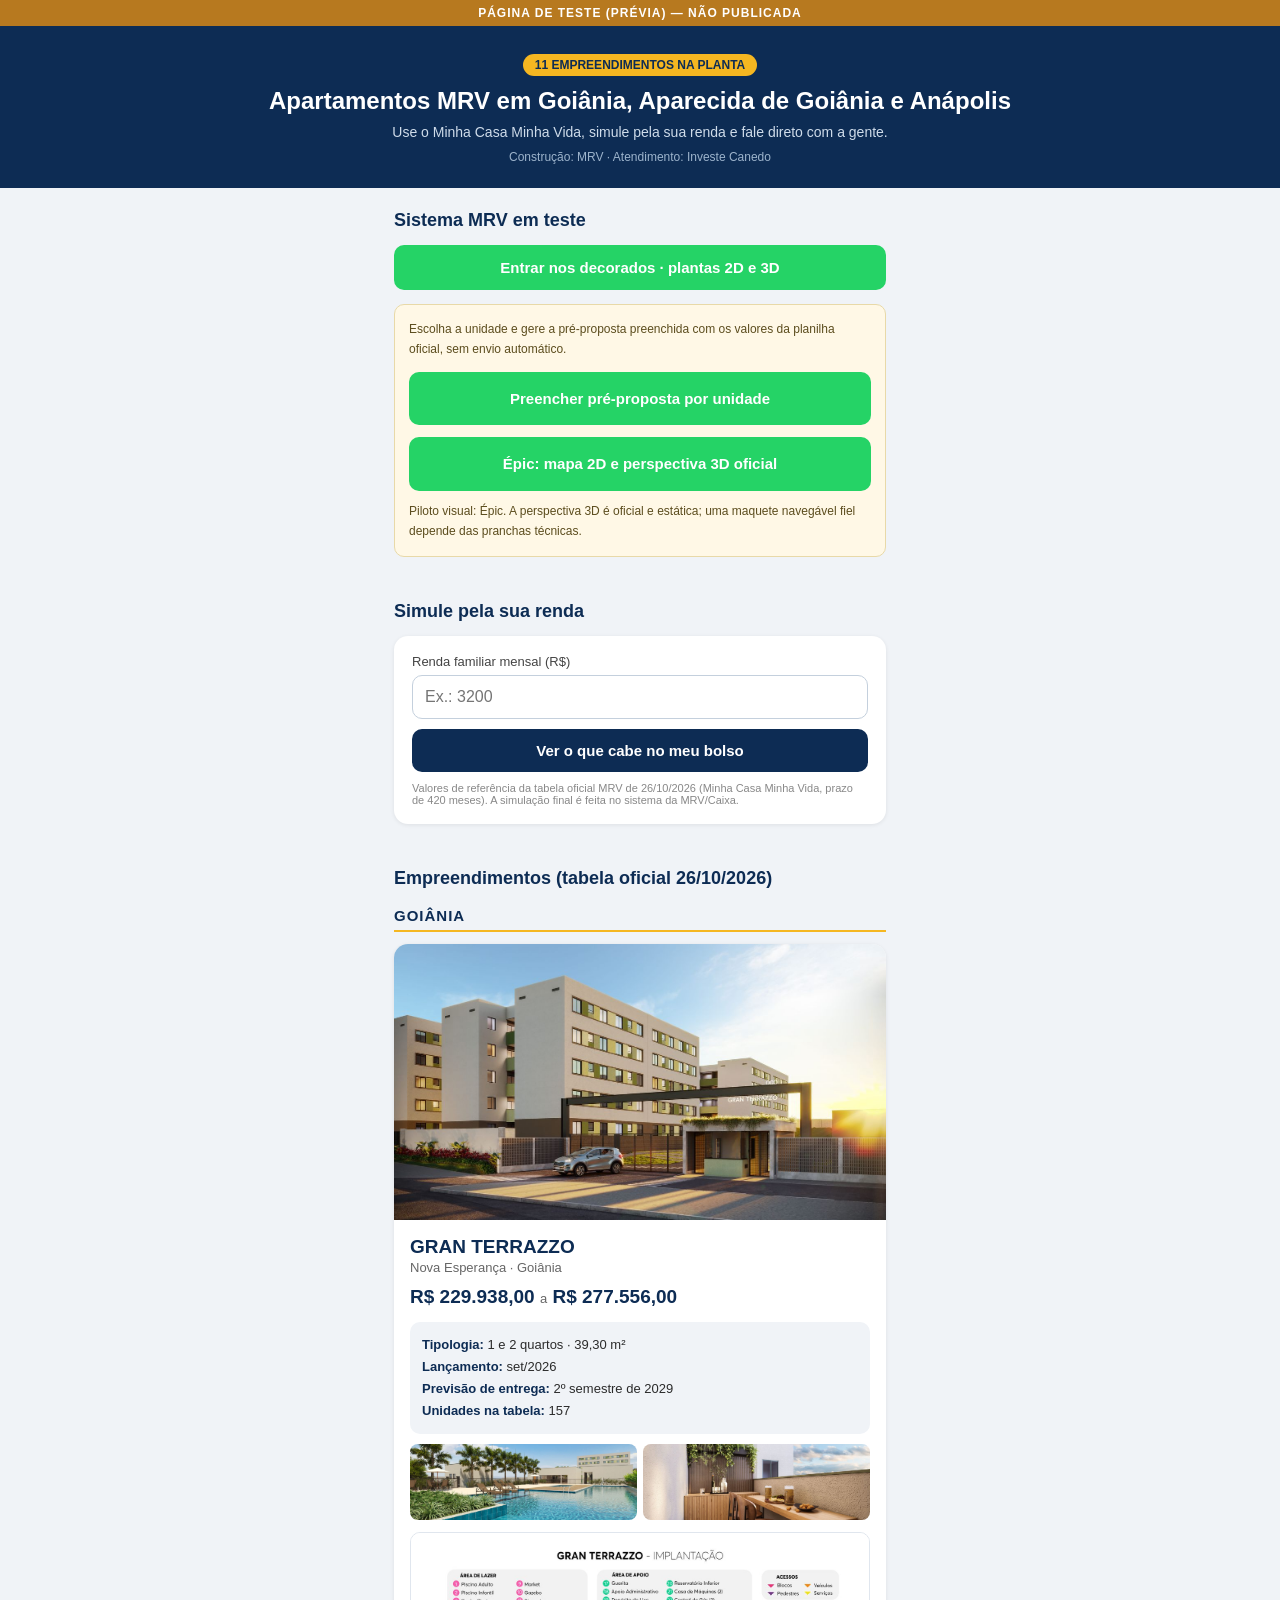
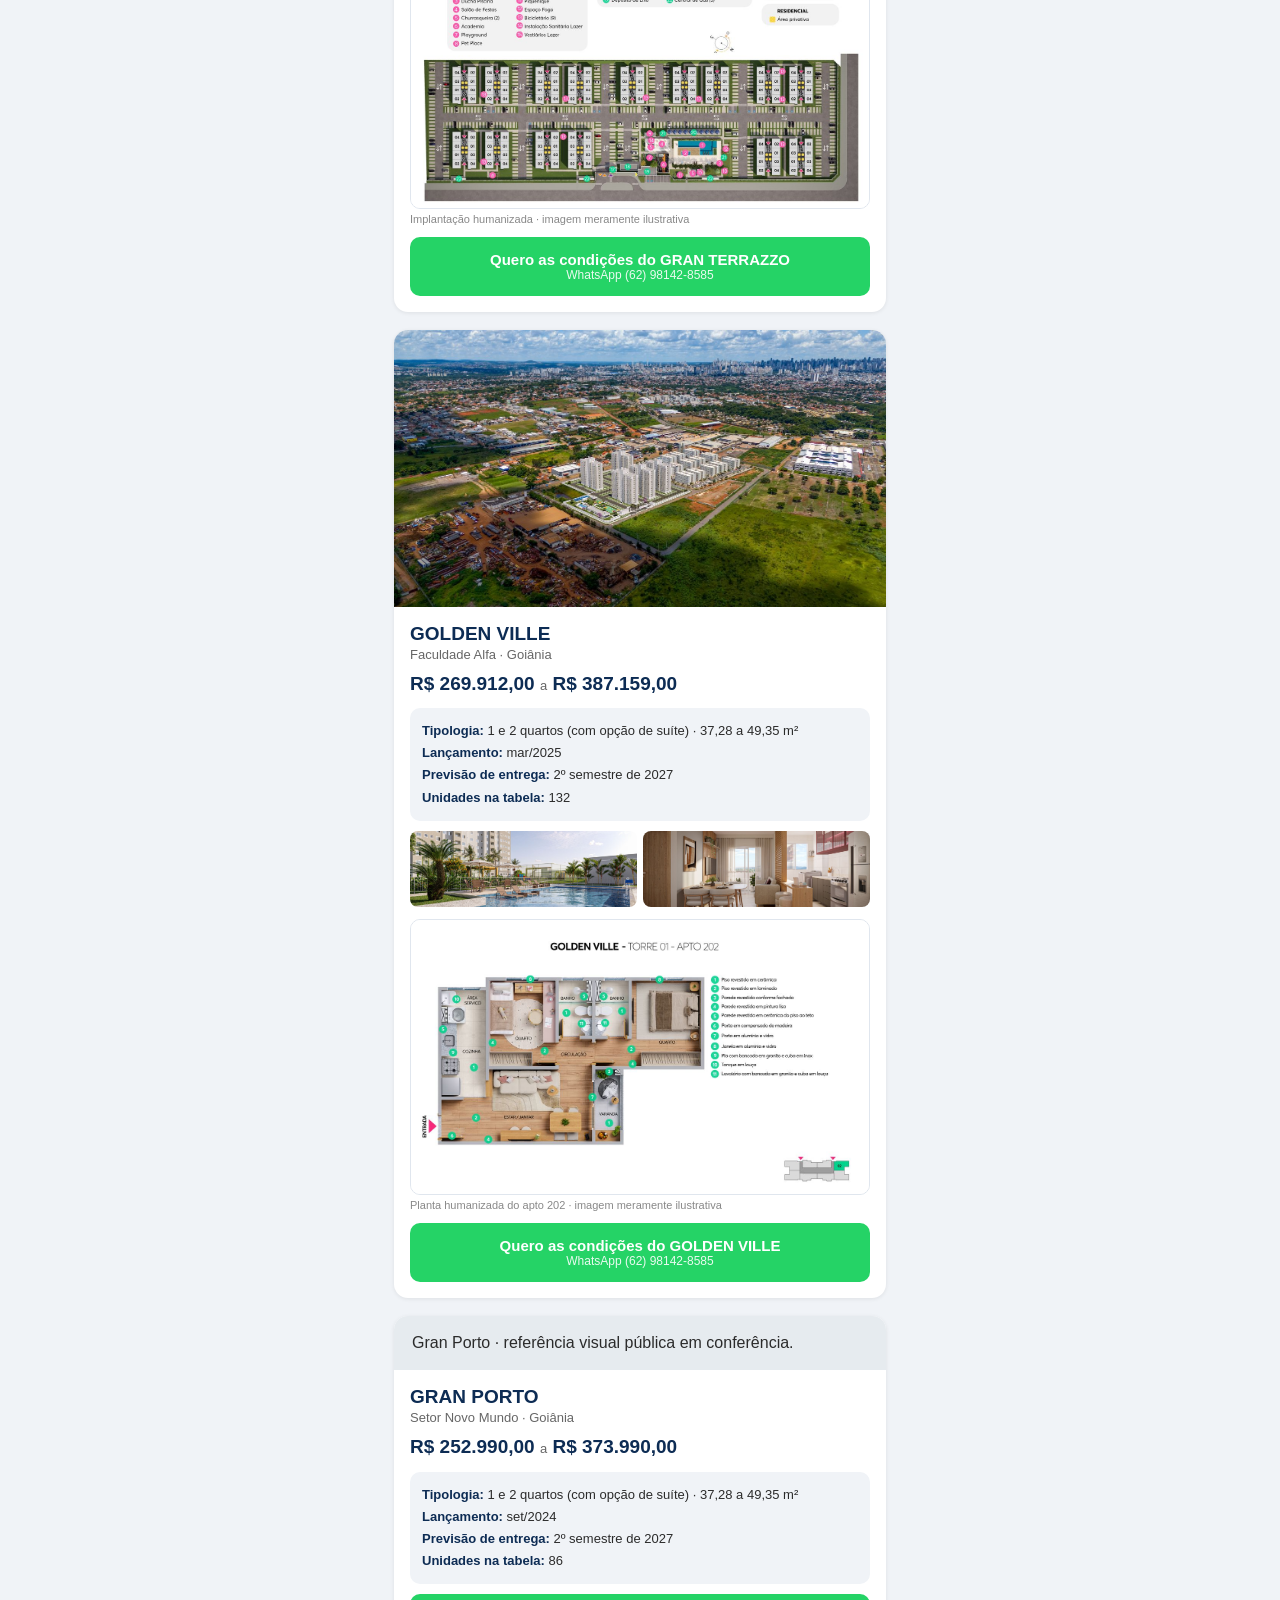
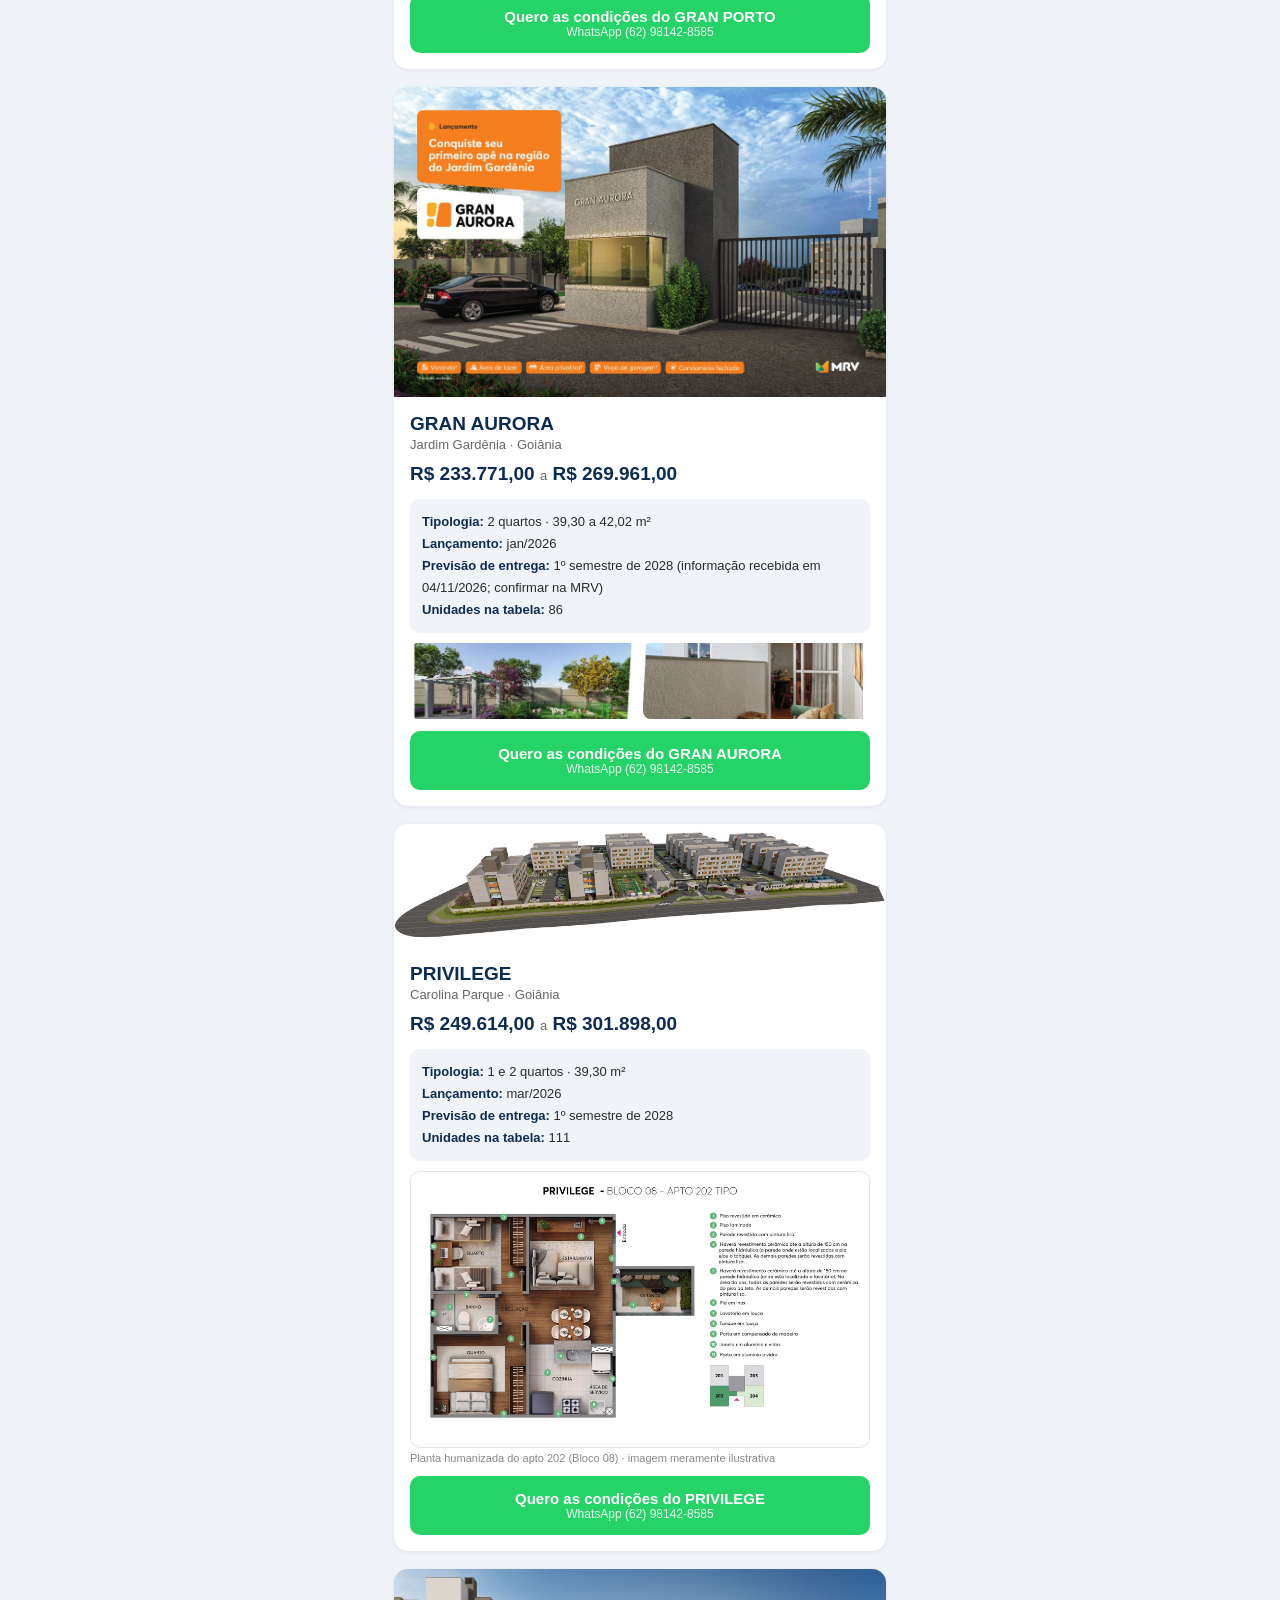
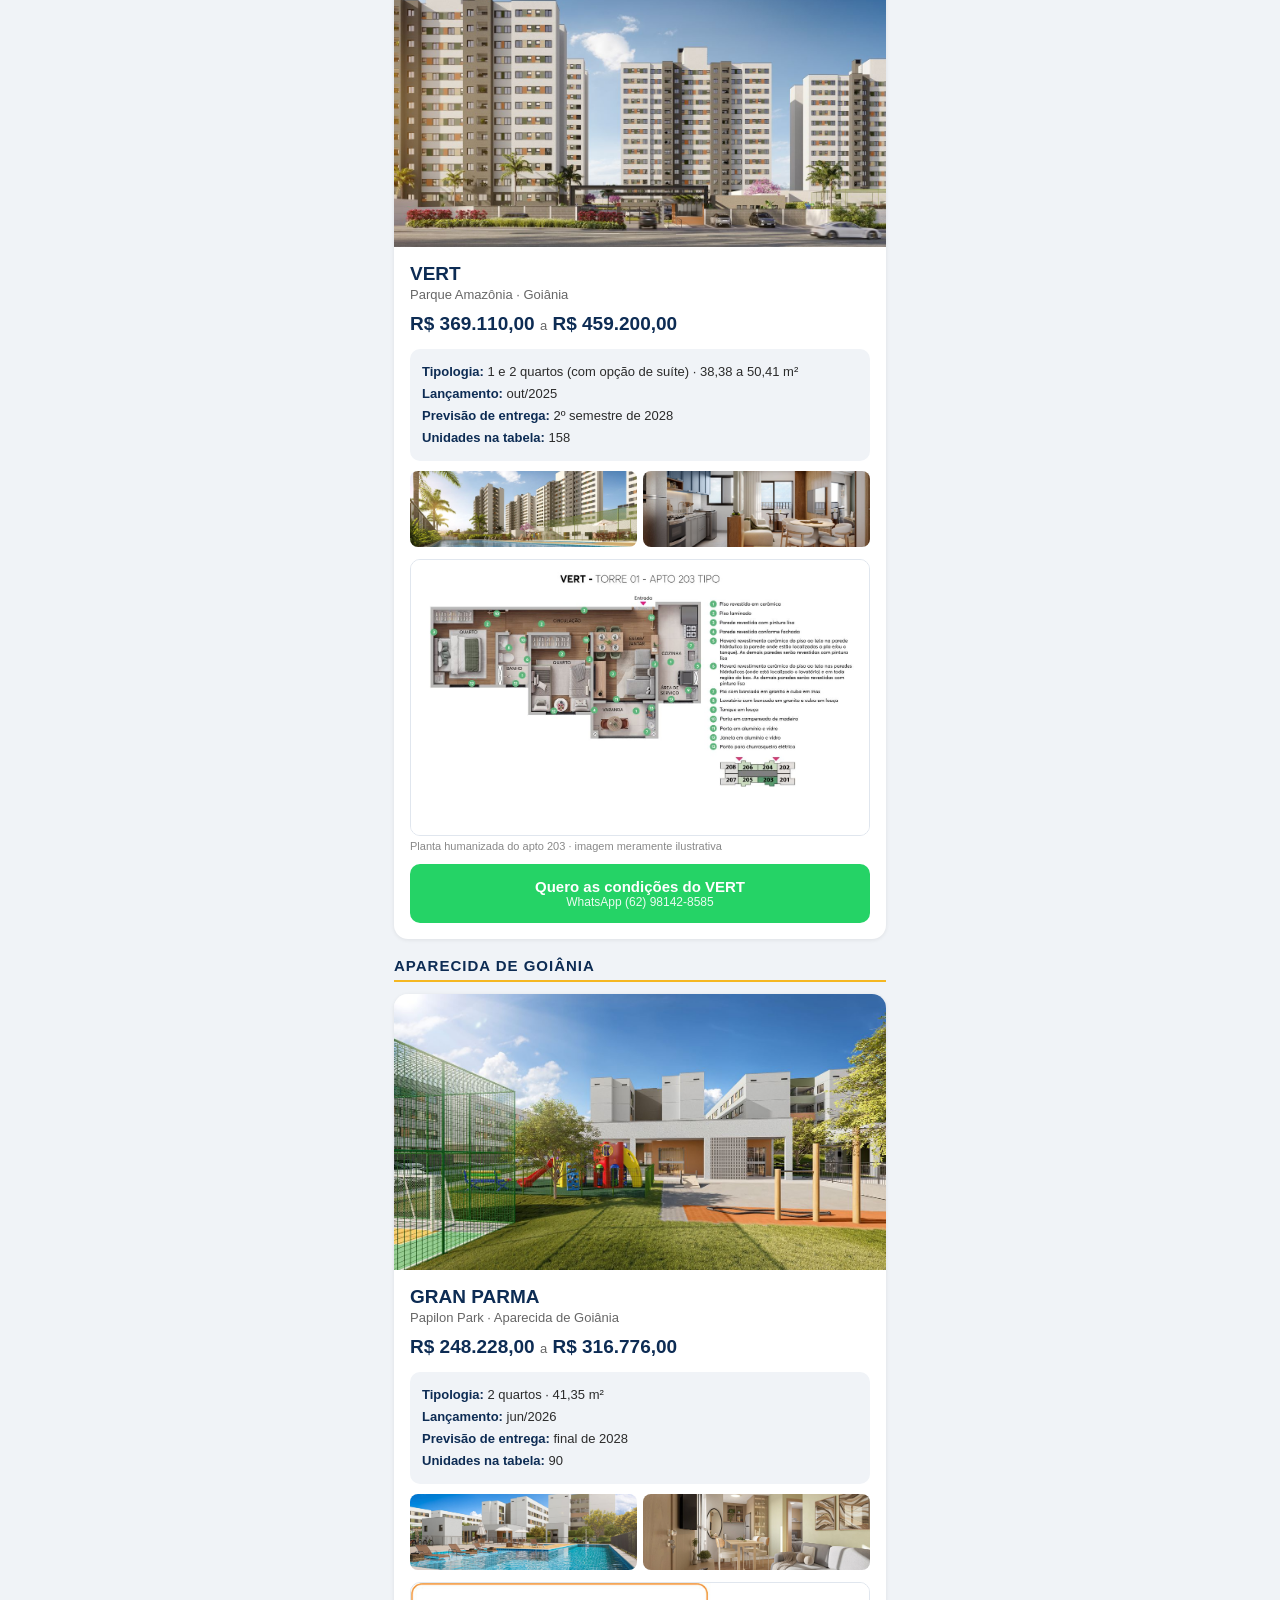
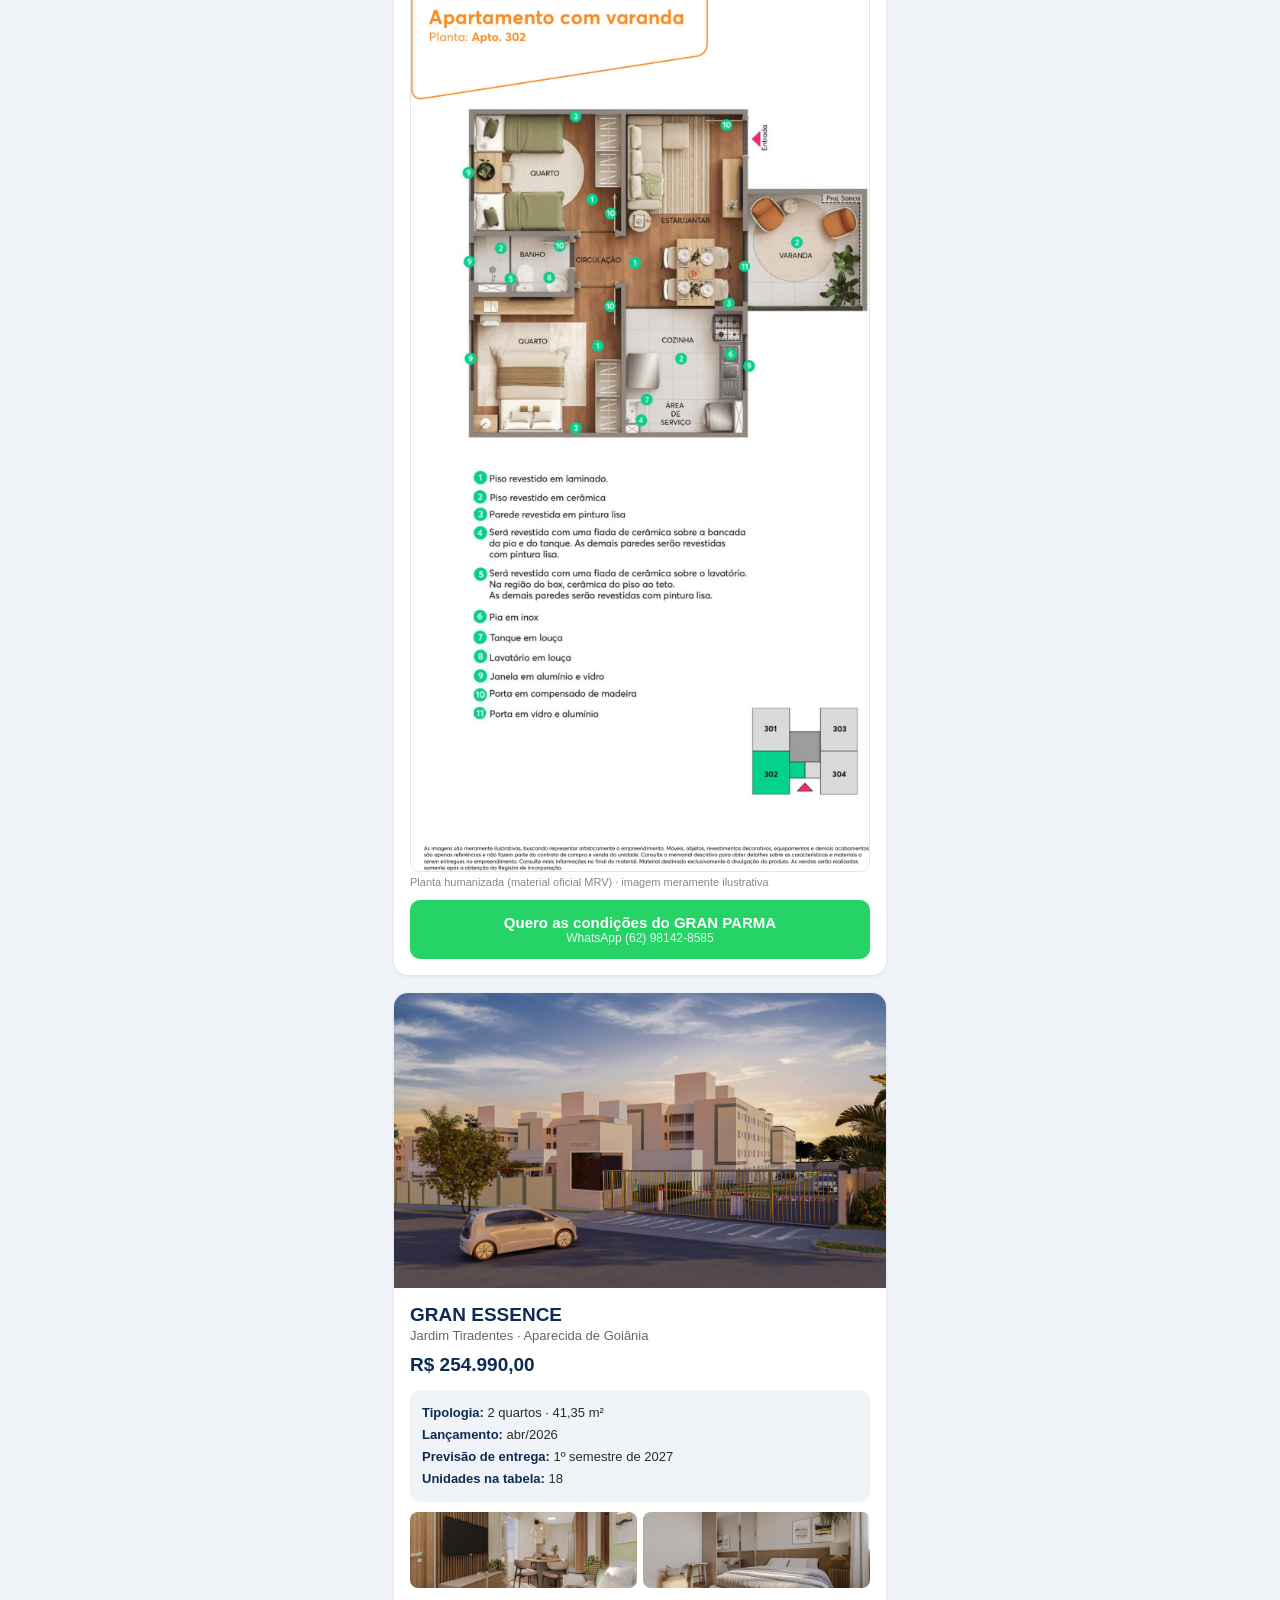
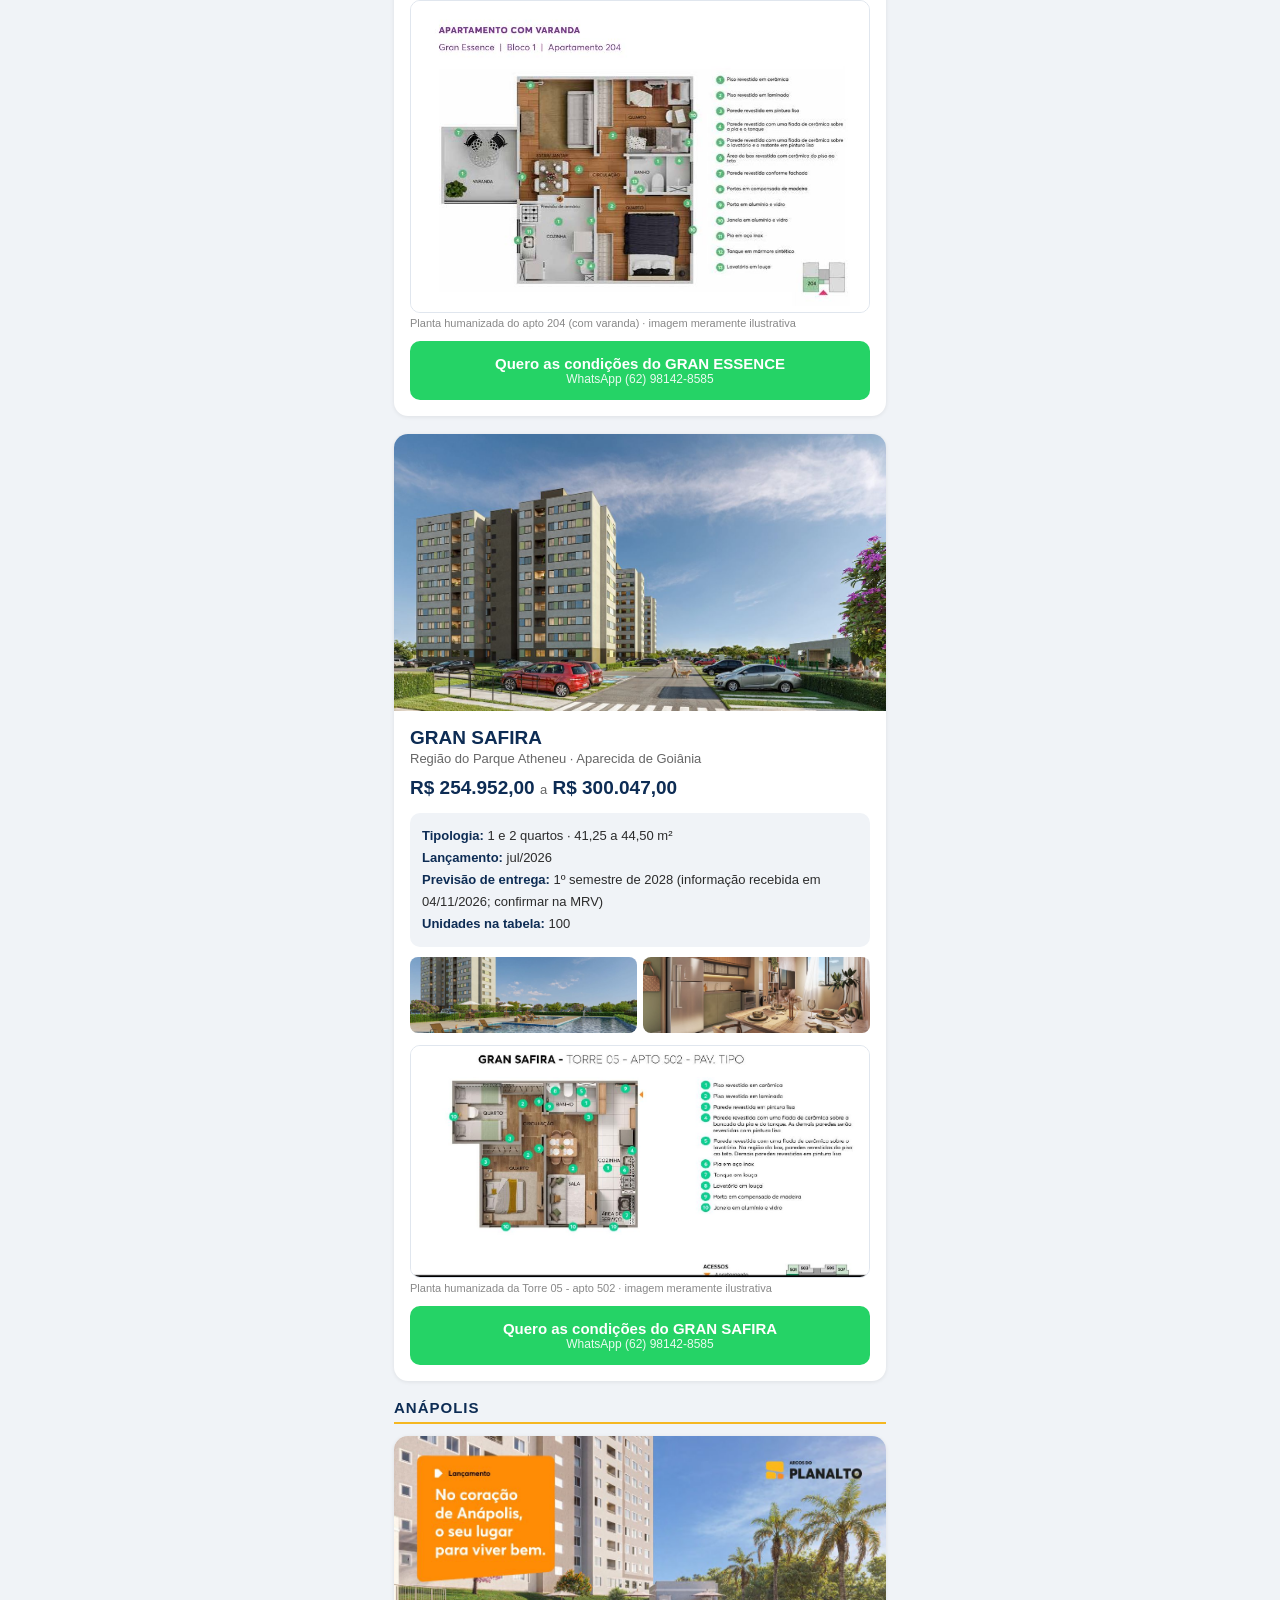
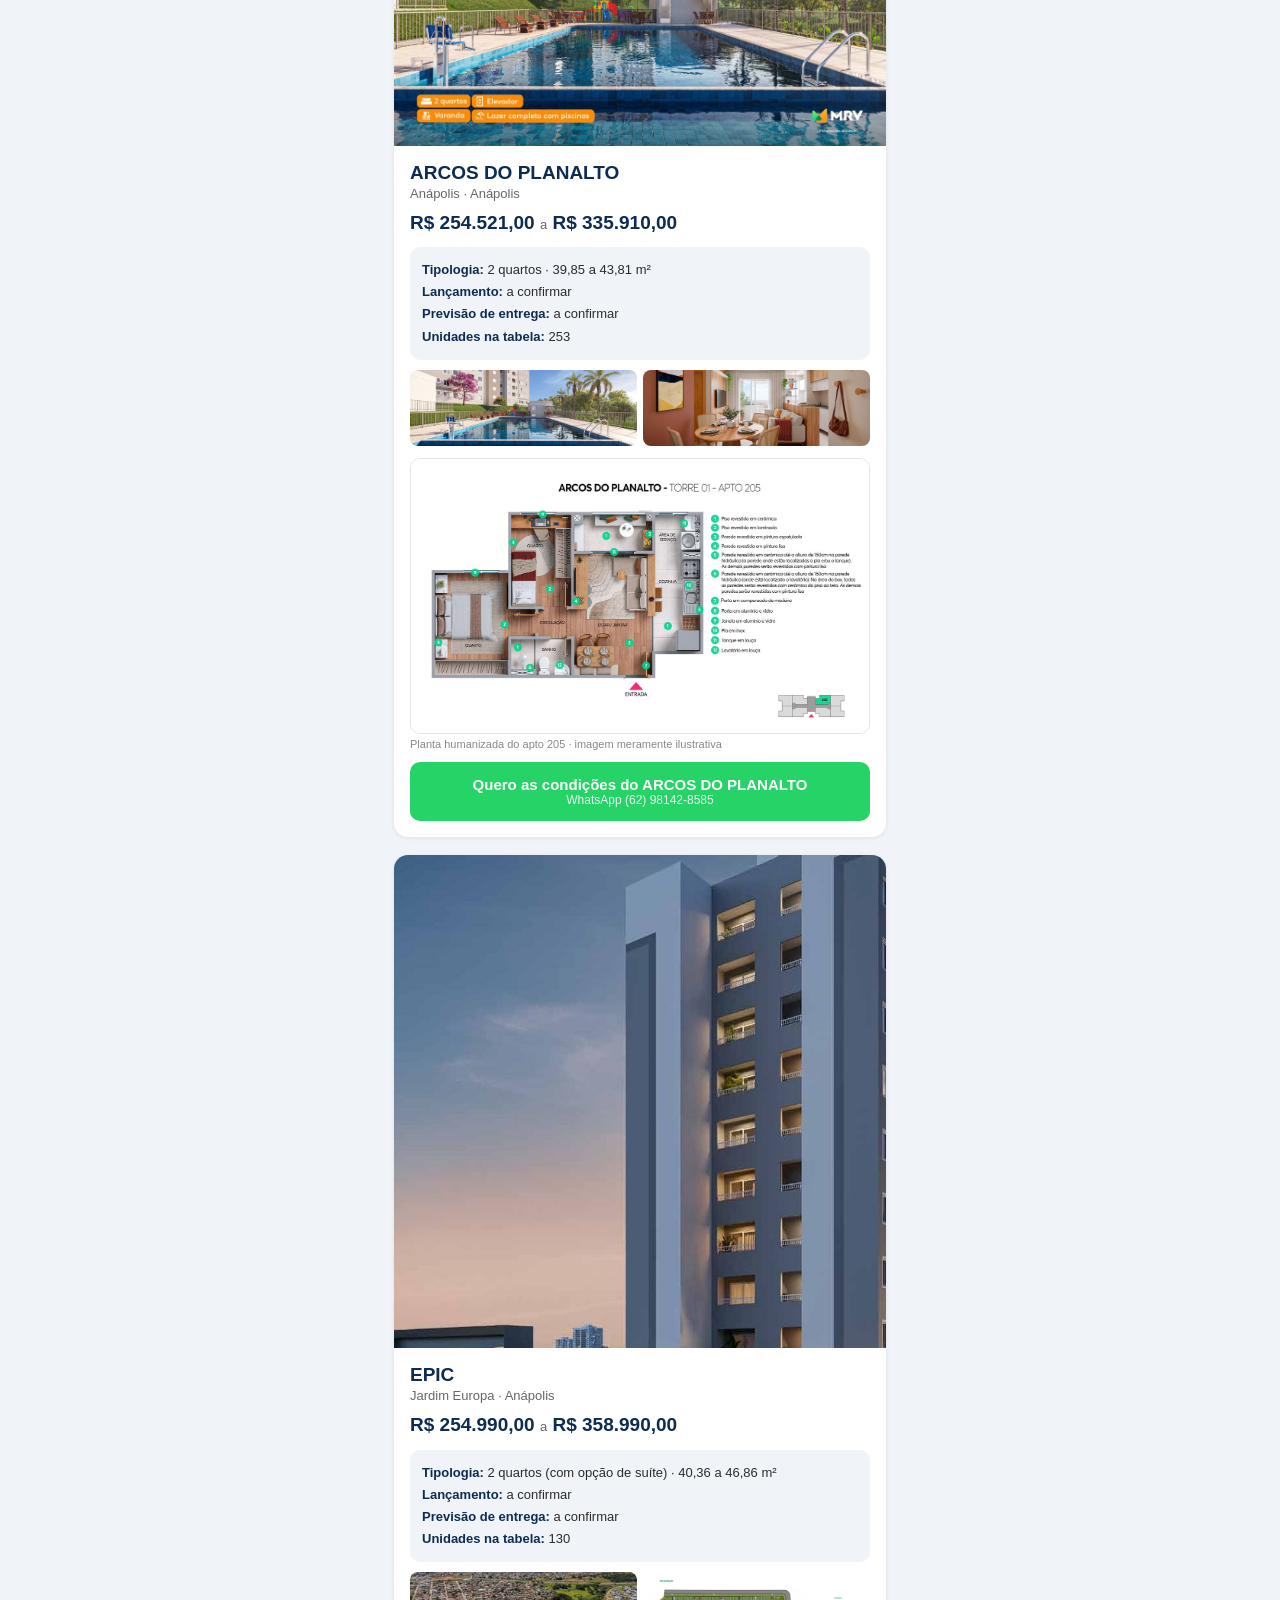
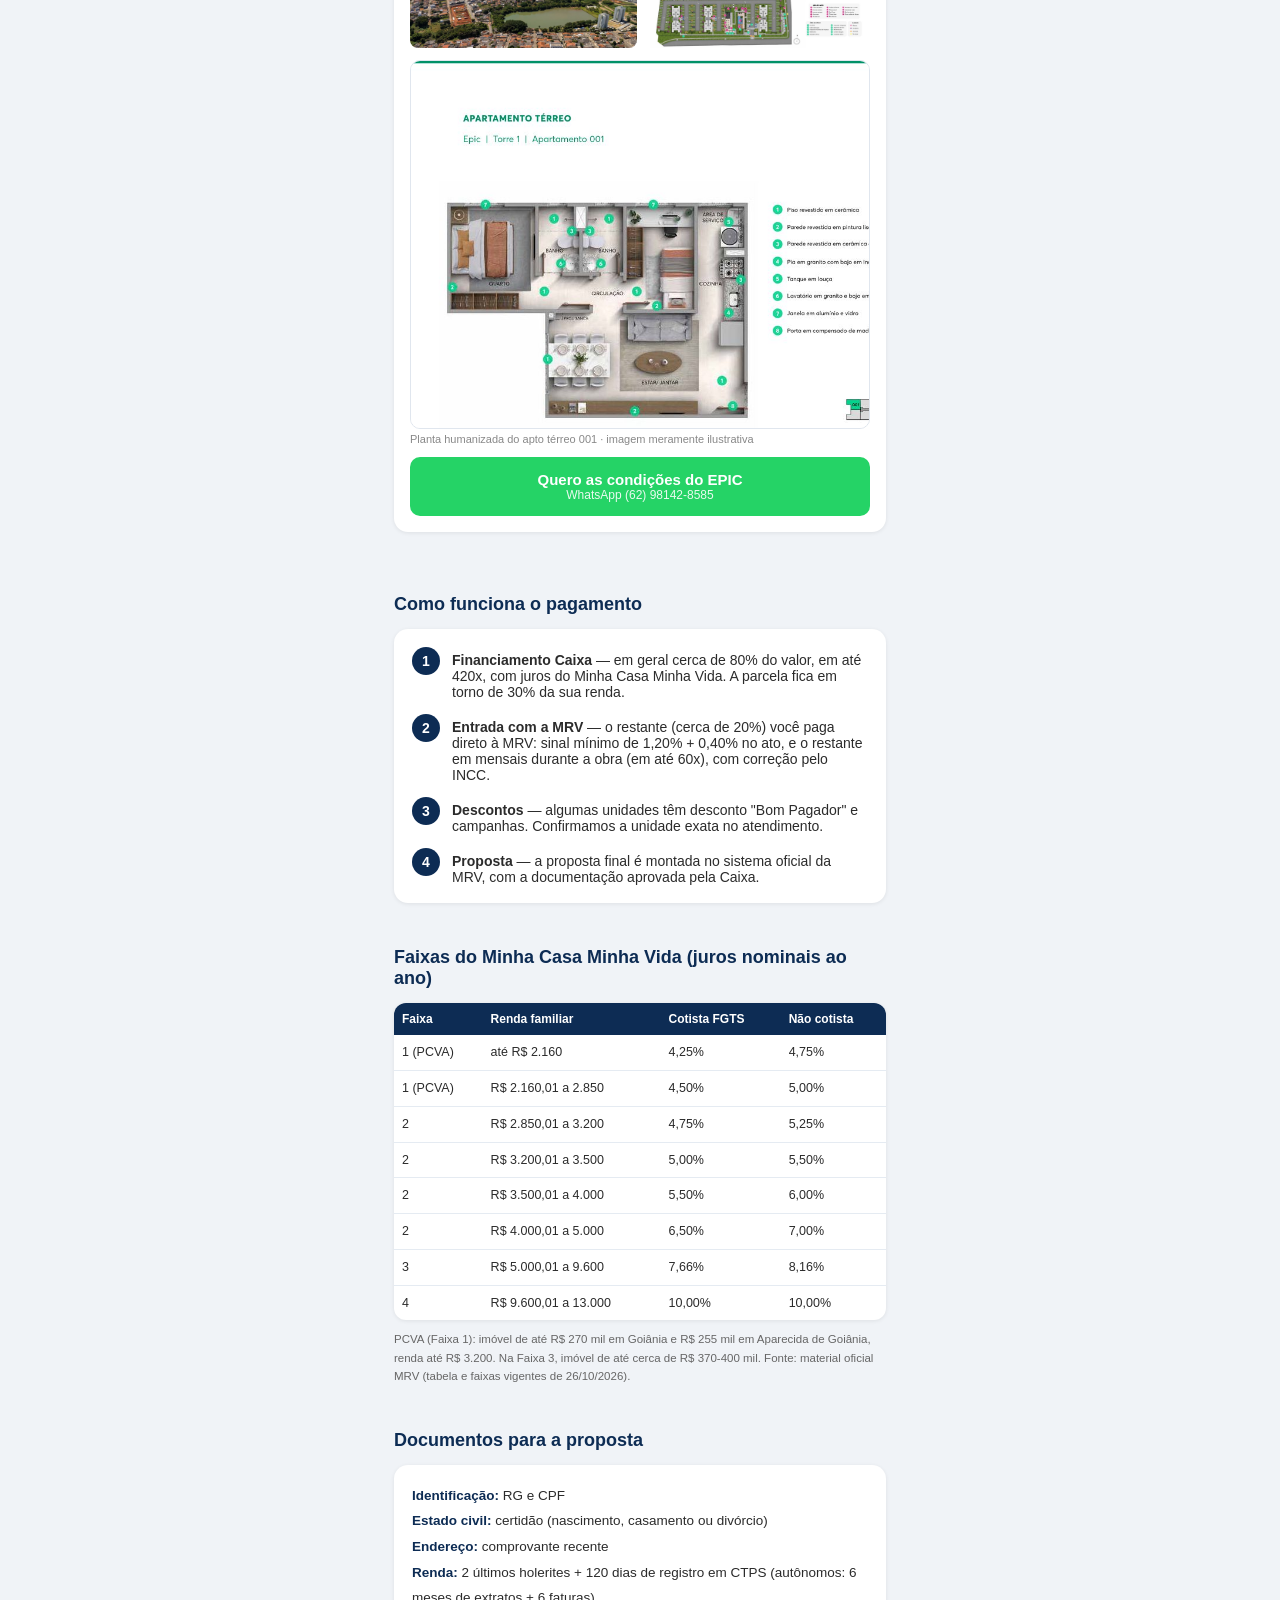
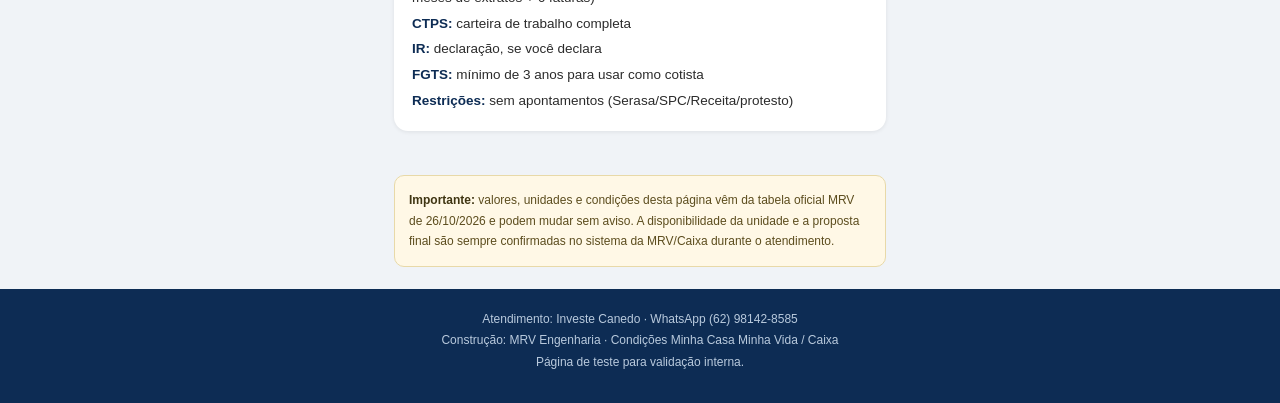
<file: index.html>
<!DOCTYPE html>
<html lang="pt-BR">
<head>
<meta charset="UTF-8">
<meta name="viewport" content="width=device-width, initial-scale=1.0">
<title>Apartamentos MRV na planta - Goiânia, Aparecida e Anápolis | Investe Canedo</title>
<style>
  * { margin:0; padding:0; box-sizing:border-box; font-family: -apple-system, 'Segoe UI', Roboto, Arial, sans-serif; }
  body { background:#f0f3f7; color:#2b2b2b; }
  .teste { background:#b7791f; color:#fff; text-align:center; font-size:12px; font-weight:700; letter-spacing:1px; padding:6px 10px; }
  header { background:#0d2c54; color:#fff; padding:28px 18px 24px; text-align:center; }
  header .tag { display:inline-block; background:#f5b721; color:#0d2c54; font-weight:700; font-size:12px; padding:4px 12px; border-radius:20px; margin-bottom:10px; }
  header h1 { font-size:24px; line-height:1.25; margin-bottom:8px; }
  header p { font-size:14px; color:#cfdcea; }
  .construtora { font-size:12px; color:#9db4cc; margin-top:10px; }
  section { max-width:520px; margin:0 auto; padding:22px 14px; }
  h2 { font-size:18px; color:#0d2c54; margin-bottom:14px; }
  h3.cidade { font-size:15px; color:#0d2c54; letter-spacing:1px; margin:18px 0 12px; border-bottom:2px solid #f5b721; padding-bottom:6px; }
  .card { background:#fff; border-radius:14px; overflow:hidden; box-shadow:0 1px 4px rgba(0,0,0,.08); margin-bottom:18px; }
  .card-body { padding:16px; }
  .card-body h3 { font-size:19px; color:#0d2c54; }
  .card-body .tipo { font-size:13px; color:#666; margin:2px 0 10px; }
  .valor { font-size:19px; font-weight:800; color:#0d2c54; margin-bottom:12px; line-height:1.3; }
  .valor .ate { font-weight:400; font-size:13px; color:#666; }
  .fluxo { background:#f0f3f7; border-radius:10px; padding:12px; font-size:13px; line-height:1.7; margin-bottom:10px; }
  .fluxo b { color:#0d2c54; }
  .cta { display:block; background:#25D366; color:#fff; text-align:center; font-weight:700; font-size:15px; padding:14px; border-radius:10px; text-decoration:none; }
  .cta small { display:block; font-weight:400; font-size:12px; opacity:.9; }
  .sim { background:#fff; border-radius:14px; padding:18px; box-shadow:0 1px 4px rgba(0,0,0,.08); }
  .sim label { font-size:13px; color:#444; display:block; margin-bottom:6px; }
  .sim input { width:100%; padding:12px; font-size:16px; border:1px solid #c4d0dd; border-radius:10px; margin-bottom:10px; }
  .sim button { width:100%; background:#0d2c54; color:#fff; border:0; font-size:15px; font-weight:700; padding:13px; border-radius:10px; cursor:pointer; }
  .resultado { margin-top:14px; background:#eef6ee; border:1px solid #bcd8bc; border-radius:10px; padding:14px; font-size:13px; line-height:1.8; display:none; }
  .resultado b { color:#0d2c54; }
  .aviso-renda { margin-top:14px; background:#fff8e6; border:1px solid #e8d9a8; border-radius:10px; padding:12px; font-size:13px; color:#5c4d1e; display:none; }
  table.faixas { width:100%; border-collapse:collapse; background:#fff; border-radius:12px; overflow:hidden; box-shadow:0 1px 4px rgba(0,0,0,.08); font-size:12.5px; }
  table.faixas th { background:#0d2c54; color:#fff; padding:9px 8px; text-align:left; font-size:12px; }
  table.faixas td { padding:8px; border-bottom:1px solid #e5ebf2; line-height:1.5; }
  table.faixas tr:last-child td { border-bottom:0; }
  .trilha { background:#fff; border-radius:14px; padding:18px; box-shadow:0 1px 4px rgba(0,0,0,.08); }
  .passo { display:flex; gap:12px; margin-bottom:14px; align-items:flex-start; }
  .passo:last-child { margin-bottom:0; }
  .num { min-width:28px; height:28px; border-radius:50%; background:#0d2c54; color:#fff; font-weight:700; font-size:14px; display:flex; align-items:center; justify-content:center; }
  .passo p { font-size:14px; padding-top:5px; }
  .docs { background:#fff; border-radius:14px; padding:18px; box-shadow:0 1px 4px rgba(0,0,0,.08); font-size:13.5px; line-height:1.9; }
  .docs b { color:#0d2c54; }
  .nota { background:#fff8e6; border:1px solid #e8d9a8; border-radius:10px; padding:14px; font-size:12px; line-height:1.7; color:#5c4d1e; }
  .nota b { color:#3f3512; }
  .hero { width:100%; display:block; }
  .gal { display:flex; gap:6px; margin:0 0 12px; }
  .gal a { flex:1; }
  .gal img { width:100%; height:76px; object-fit:cover; border-radius:8px; display:block; }
  .planta { margin:0 0 12px; }
  .planta img { width:100%; border:1px solid #e0e6ee; border-radius:10px; display:block; }
  .plabel { font-size:11px; color:#888; margin-top:4px; }
  footer { background:#0d2c54; color:#b9cadd; text-align:center; font-size:12px; padding:20px 14px 30px; line-height:1.8; }
</style>
</head>
<body>
<div class="teste">PÁGINA DE TESTE (PRÉVIA) — NÃO PUBLICADA</div>
<header>
  <span class="tag">11 EMPREENDIMENTOS NA PLANTA</span>
  <h1>Apartamentos MRV em Goiânia, Aparecida de Goiânia e Anápolis</h1>
  <p>Use o Minha Casa Minha Vida, simule pela sua renda e fale direto com a gente.</p>
  <div class="construtora">Construção: MRV · Atendimento: Investe Canedo</div>
</header>

<section><h2>Sistema MRV em teste</h2><p style="margin-bottom:14px"><a class="cta" href="ambientes.html">Entrar nos decorados · plantas 2D e 3D</a></p><div class="nota"><p>Escolha a unidade e gere a pré-proposta preenchida com os valores da planilha oficial, sem envio automático.</p><p style="margin-top:12px"><a class="cta" href="proposta.html">Preencher pré-proposta por unidade</a></p><p style="margin-top:12px"><a class="cta" href="epic.html">Épic: mapa 2D e perspectiva 3D oficial</a></p><p style="margin-top:10px;font-size:12px">Piloto visual: Épic. A perspectiva 3D é oficial e estática; uma maquete navegável fiel depende das pranchas técnicas.</p></div></section><section>
  <h2>Simule pela sua renda</h2>
  <div class="sim">
    <label for="renda">Renda familiar mensal (R$)</label>
    <input id="renda" type="number" inputmode="numeric" min="0" placeholder="Ex.: 3200">
    <button onclick="simular()">Ver o que cabe no meu bolso</button>
    <div class="resultado" id="resultado"></div>
    <div class="aviso-renda" id="aviso"></div>
    <p style="font-size:11px;color:#888;margin-top:10px;">Valores de referência da tabela oficial MRV de 26/10/2026 (Minha Casa Minha Vida, prazo de 420 meses). A simulação final é feita no sistema da MRV/Caixa.</p>
  </div>
</section>

<section>
  <h2>Empreendimentos (tabela oficial 26/10/2026)</h2>
<h3 class="cidade">GOIÂNIA</h3>
  <div class="card">
    <img class="hero" src="img/terrazzo-hero.jpg" alt="Perspectiva artística - GRAN TERRAZZO (material oficial MRV)" loading="lazy">
    <div class="card-body">
      <h3>GRAN TERRAZZO</h3>
      <div class="tipo">Nova Esperança · Goiânia</div>
      <div class="valor">R$ 229.938,00 <span class="ate">a</span> R$ 277.556,00</div>
      <div class="fluxo">
        <b>Tipologia:</b> 1 e 2 quartos · 39,30 m²<br>
        <b>Lançamento:</b> set/2026<br><b>Previsão de entrega:</b> 2º semestre de 2029<br>
        <b>Unidades na tabela:</b> 157
      </div>
    <div class="gal"><a href="img/terrazzo-1.jpg" target="_blank"><img src="img/terrazzo-1.jpg" alt="Perspectiva artística - piscina" loading="lazy"></a><a href="img/terrazzo-2.jpg" target="_blank"><img src="img/terrazzo-2.jpg" alt="Perspectiva artística - apartamento com varanda" loading="lazy"></a></div>
    <figure class="planta"><a href="img/terrazzo-planta.jpg" target="_blank"><img src="img/terrazzo-planta.jpg" alt="Implantação humanizada" loading="lazy"></a><figcaption class="plabel">Implantação humanizada · imagem meramente ilustrativa</figcaption></figure>
      <a class="cta" href="https://wa.me/5562981428585?text=Oi!%20Quero%20saber%20as%20condições%20do%20GRAN%20TERRAZZO%20%28Goiânia%29%20da%20MRV.">Quero as condições do GRAN TERRAZZO<small>WhatsApp (62) 98142-8585</small></a>
    </div>
  </div>
  <div class="card">
    <img class="hero" src="img/golden-hero.jpg" alt="Perspectiva artística - GOLDEN VILLE (material oficial MRV)" loading="lazy">
    <div class="card-body">
      <h3>GOLDEN VILLE</h3>
      <div class="tipo">Faculdade Alfa · Goiânia</div>
      <div class="valor">R$ 269.912,00 <span class="ate">a</span> R$ 387.159,00</div>
      <div class="fluxo">
        <b>Tipologia:</b> 1 e 2 quartos (com opção de suíte) · 37,28 a 49,35 m²<br>
        <b>Lançamento:</b> mar/2025<br><b>Previsão de entrega:</b> 2º semestre de 2027<br>
        <b>Unidades na tabela:</b> 132
      </div>
    <div class="gal"><a href="img/golden-1.jpg" target="_blank"><img src="img/golden-1.jpg" alt="Perspectiva artística - piscina" loading="lazy"></a><a href="img/golden-2.jpg" target="_blank"><img src="img/golden-2.jpg" alt="Perspectiva artística - sala e cozinha" loading="lazy"></a></div>
    <figure class="planta"><a href="img/golden-planta.jpg" target="_blank"><img src="img/golden-planta.jpg" alt="Planta humanizada do apto 202" loading="lazy"></a><figcaption class="plabel">Planta humanizada do apto 202 · imagem meramente ilustrativa</figcaption></figure>
      <a class="cta" href="https://wa.me/5562981428585?text=Oi!%20Quero%20saber%20as%20condições%20do%20GOLDEN%20VILLE%20%28Goiânia%29%20da%20MRV.">Quero as condições do GOLDEN VILLE<small>WhatsApp (62) 98142-8585</small></a>
    </div>
  </div>
  <div class="card">
    <p style="padding:18px;background:#e6ebef">Gran Porto · referência visual pública em conferência.</p>
    <div class="card-body">
      <h3>GRAN PORTO</h3>
      <div class="tipo">Setor Novo Mundo · Goiânia</div>
      <div class="valor">R$ 252.990,00 <span class="ate">a</span> R$ 373.990,00</div>
      <div class="fluxo">
        <b>Tipologia:</b> 1 e 2 quartos (com opção de suíte) · 37,28 a 49,35 m²<br>
        <b>Lançamento:</b> set/2024<br><b>Previsão de entrega:</b> 2º semestre de 2027<br>
        <b>Unidades na tabela:</b> 86
      </div>
    
    
      <a class="cta" href="https://wa.me/5562981428585?text=Oi!%20Quero%20saber%20as%20condições%20do%20GRAN%20PORTO%20%28Goiânia%29%20da%20MRV.">Quero as condições do GRAN PORTO<small>WhatsApp (62) 98142-8585</small></a>
    </div>
  </div>
  <div class="card">
    <img class="hero" src="img/aurora-hero.jpg" alt="Perspectiva artística - GRAN AURORA (material oficial MRV)" loading="lazy">
    <div class="card-body">
      <h3>GRAN AURORA</h3>
      <div class="tipo">Jardim Gardênia · Goiânia</div>
      <div class="valor">R$ 233.771,00 <span class="ate">a</span> R$ 269.961,00</div>
      <div class="fluxo">
        <b>Tipologia:</b> 2 quartos · 39,30 a 42,02 m²<br>
        <b>Lançamento:</b> jan/2026<br><b>Previsão de entrega:</b> 1º semestre de 2028 (informação recebida em 04/11/2026; confirmar na MRV)<br>
        <b>Unidades na tabela:</b> 86
      </div>
    <div class="gal"><a href="img/aurora-1.jpg" target="_blank"><img src="img/aurora-1.jpg" alt="Perspectiva artística - gazebo e pet place" loading="lazy"></a><a href="img/aurora-2.jpg" target="_blank"><img src="img/aurora-2.jpg" alt="Perspectiva artística - varanda" loading="lazy"></a></div>
      <a class="cta" href="https://wa.me/5562981428585?text=Oi!%20Quero%20saber%20as%20condições%20do%20GRAN%20AURORA%20%28Goiânia%29%20da%20MRV.">Quero as condições do GRAN AURORA<small>WhatsApp (62) 98142-8585</small></a>
    </div>
  </div>
  <div class="card">
    <img class="hero" src="img/privilege-publica.jpg" alt="Perspectiva artística - PRIVILEGE (material oficial MRV)" loading="lazy">
    <div class="card-body">
      <h3>PRIVILEGE</h3>
      <div class="tipo">Carolina Parque · Goiânia</div>
      <div class="valor">R$ 249.614,00 <span class="ate">a</span> R$ 301.898,00</div>
      <div class="fluxo">
        <b>Tipologia:</b> 1 e 2 quartos · 39,30 m²<br>
        <b>Lançamento:</b> mar/2026<br><b>Previsão de entrega:</b> 1º semestre de 2028<br>
        <b>Unidades na tabela:</b> 111
      </div>
    
    <figure class="planta"><a href="img/privilege-planta-publica.jpg" target="_blank"><img src="img/privilege-planta-publica.jpg" alt="Planta humanizada do apto 202 (Bloco 08)" loading="lazy"></a><figcaption class="plabel">Planta humanizada do apto 202 (Bloco 08) · imagem meramente ilustrativa</figcaption></figure>
      <a class="cta" href="https://wa.me/5562981428585?text=Oi!%20Quero%20saber%20as%20condições%20do%20PRIVILEGE%20%28Goiânia%29%20da%20MRV.">Quero as condições do PRIVILEGE<small>WhatsApp (62) 98142-8585</small></a>
    </div>
  </div>
  <div class="card">
    <img class="hero" src="img/vert-hero.jpg" alt="Perspectiva artística - VERT (material oficial MRV)" loading="lazy">
    <div class="card-body">
      <h3>VERT</h3>
      <div class="tipo">Parque Amazônia · Goiânia</div>
      <div class="valor">R$ 369.110,00 <span class="ate">a</span> R$ 459.200,00</div>
      <div class="fluxo">
        <b>Tipologia:</b> 1 e 2 quartos (com opção de suíte) · 38,38 a 50,41 m²<br>
        <b>Lançamento:</b> out/2025<br><b>Previsão de entrega:</b> 2º semestre de 2028<br>
        <b>Unidades na tabela:</b> 158
      </div>
    <div class="gal"><a href="img/vert-1.jpg" target="_blank"><img src="img/vert-1.jpg" alt="Perspectiva artística - piscina" loading="lazy"></a><a href="img/vert-2.jpg" target="_blank"><img src="img/vert-2.jpg" alt="Perspectiva artística - sala do apartamento" loading="lazy"></a></div>
    <figure class="planta"><a href="img/vert-planta.jpg" target="_blank"><img src="img/vert-planta.jpg" alt="Planta humanizada do apto 203" loading="lazy"></a><figcaption class="plabel">Planta humanizada do apto 203 · imagem meramente ilustrativa</figcaption></figure>
      <a class="cta" href="https://wa.me/5562981428585?text=Oi!%20Quero%20saber%20as%20condições%20do%20VERT%20%28Goiânia%29%20da%20MRV.">Quero as condições do VERT<small>WhatsApp (62) 98142-8585</small></a>
    </div>
  </div>
<h3 class="cidade">APARECIDA DE GOIÂNIA</h3>
  <div class="card">
    <img class="hero" src="img/parma-hero.jpg" alt="Perspectiva artística - GRAN PARMA (material oficial MRV)" loading="lazy">
    <div class="card-body">
      <h3>GRAN PARMA</h3>
      <div class="tipo">Papilon Park · Aparecida de Goiânia</div>
      <div class="valor">R$ 248.228,00 <span class="ate">a</span> R$ 316.776,00</div>
      <div class="fluxo">
        <b>Tipologia:</b> 2 quartos · 41,35 m²<br>
        <b>Lançamento:</b> jun/2026<br><b>Previsão de entrega:</b> final de 2028<br>
        <b>Unidades na tabela:</b> 90
      </div>
    <div class="gal"><a href="img/parma-1.jpg" target="_blank"><img src="img/parma-1.jpg" alt="Perspectiva artística - piscina" loading="lazy"></a><a href="img/parma-2.jpg" target="_blank"><img src="img/parma-2.jpg" alt="Perspectiva artística - sala e cozinha" loading="lazy"></a></div>
    <figure class="planta"><a href="img/parma-planta.jpg" target="_blank"><img src="img/parma-planta.jpg" alt="Planta humanizada (material oficial MRV)" loading="lazy"></a><figcaption class="plabel">Planta humanizada (material oficial MRV) · imagem meramente ilustrativa</figcaption></figure>
      <a class="cta" href="https://wa.me/5562981428585?text=Oi!%20Quero%20saber%20as%20condições%20do%20GRAN%20PARMA%20%28Aparecida%20de%20Goiânia%29%20da%20MRV.">Quero as condições do GRAN PARMA<small>WhatsApp (62) 98142-8585</small></a>
    </div>
  </div>
  <div class="card">
    <img class="hero" src="img/essence-hero.jpg" alt="Perspectiva artística - GRAN ESSENCE (material oficial MRV)" loading="lazy">
    <div class="card-body">
      <h3>GRAN ESSENCE</h3>
      <div class="tipo">Jardim Tiradentes · Aparecida de Goiânia</div>
      <div class="valor">R$ 254.990,00</div>
      <div class="fluxo">
        <b>Tipologia:</b> 2 quartos · 41,35 m²<br>
        <b>Lançamento:</b> abr/2026<br><b>Previsão de entrega:</b> 1º semestre de 2027<br>
        <b>Unidades na tabela:</b> 18
      </div>
    <div class="gal"><a href="img/essence-1.jpg" target="_blank"><img src="img/essence-1.jpg" alt="Perspectiva artística - living do apartamento" loading="lazy"></a><a href="img/essence-2.jpg" target="_blank"><img src="img/essence-2.jpg" alt="Perspectiva artística - quarto" loading="lazy"></a></div>
    <figure class="planta"><a href="img/essence-planta.jpg" target="_blank"><img src="img/essence-planta.jpg" alt="Planta humanizada do apto 204 (com varanda)" loading="lazy"></a><figcaption class="plabel">Planta humanizada do apto 204 (com varanda) · imagem meramente ilustrativa</figcaption></figure>
      <a class="cta" href="https://wa.me/5562981428585?text=Oi!%20Quero%20saber%20as%20condições%20do%20GRAN%20ESSENCE%20%28Aparecida%20de%20Goiânia%29%20da%20MRV.">Quero as condições do GRAN ESSENCE<small>WhatsApp (62) 98142-8585</small></a>
    </div>
  </div>
  <div class="card">
    <img class="hero" src="img/safira-hero.jpg" alt="Perspectiva artística - GRAN SAFIRA (material oficial MRV)" loading="lazy">
    <div class="card-body">
      <h3>GRAN SAFIRA</h3>
      <div class="tipo">Região do Parque Atheneu · Aparecida de Goiânia</div>
      <div class="valor">R$ 254.952,00 <span class="ate">a</span> R$ 300.047,00</div>
      <div class="fluxo">
        <b>Tipologia:</b> 1 e 2 quartos · 41,25 a 44,50 m²<br>
        <b>Lançamento:</b> jul/2026<br><b>Previsão de entrega:</b> 1º semestre de 2028 (informação recebida em 04/11/2026; confirmar na MRV)<br>
        <b>Unidades na tabela:</b> 100
      </div>
    <div class="gal"><a href="img/safira-1.jpg" target="_blank"><img src="img/safira-1.jpg" alt="Perspectiva artística - piscina" loading="lazy"></a><a href="img/safira-2.jpg" target="_blank"><img src="img/safira-2.jpg" alt="Perspectiva artística - sala e cozinha do apto 502" loading="lazy"></a></div>
    <figure class="planta"><a href="img/safira-planta.jpg" target="_blank"><img src="img/safira-planta.jpg" alt="Planta humanizada da Torre 05 - apto 502" loading="lazy"></a><figcaption class="plabel">Planta humanizada da Torre 05 - apto 502 · imagem meramente ilustrativa</figcaption></figure>
      <a class="cta" href="https://wa.me/5562981428585?text=Oi!%20Quero%20saber%20as%20condições%20do%20GRAN%20SAFIRA%20%28Aparecida%20de%20Goiânia%29%20da%20MRV.">Quero as condições do GRAN SAFIRA<small>WhatsApp (62) 98142-8585</small></a>
    </div>
  </div>
<h3 class="cidade">ANÁPOLIS</h3>
  <div class="card">
    <img class="hero" src="img/arcos-hero.jpg" alt="Perspectiva artística - ARCOS DO PLANALTO (material oficial MRV)" loading="lazy">
    <div class="card-body">
      <h3>ARCOS DO PLANALTO</h3>
      <div class="tipo">Anápolis · Anápolis</div>
      <div class="valor">R$ 254.521,00 <span class="ate">a</span> R$ 335.910,00</div>
      <div class="fluxo">
        <b>Tipologia:</b> 2 quartos · 39,85 a 43,81 m²<br>
        <b>Lançamento:</b> a confirmar<br><b>Previsão de entrega:</b> a confirmar<br>
        <b>Unidades na tabela:</b> 253
      </div>
    <div class="gal"><a href="img/arcos-1.jpg" target="_blank"><img src="img/arcos-1.jpg" alt="Perspectiva artística - piscina" loading="lazy"></a><a href="img/arcos-2.jpg" target="_blank"><img src="img/arcos-2.jpg" alt="Perspectiva artística - sala e cozinha" loading="lazy"></a></div>
    <figure class="planta"><a href="img/arcos-planta.jpg" target="_blank"><img src="img/arcos-planta.jpg" alt="Planta humanizada do apto 205" loading="lazy"></a><figcaption class="plabel">Planta humanizada do apto 205 · imagem meramente ilustrativa</figcaption></figure>
      <a class="cta" href="https://wa.me/5562981428585?text=Oi!%20Quero%20saber%20as%20condições%20do%20ARCOS%20DO%20PLANALTO%20%28Anápolis%29%20da%20MRV.">Quero as condições do ARCOS DO PLANALTO<small>WhatsApp (62) 98142-8585</small></a>
    </div>
  </div>
  <div class="card">
    <img class="hero" src="img/epic-hero.jpg" alt="Perspectiva artística - EPIC (material oficial MRV)" loading="lazy">
    <div class="card-body">
      <h3>EPIC</h3>
      <div class="tipo">Jardim Europa · Anápolis</div>
      <div class="valor">R$ 254.990,00 <span class="ate">a</span> R$ 358.990,00</div>
      <div class="fluxo">
        <b>Tipologia:</b> 2 quartos (com opção de suíte) · 40,36 a 46,86 m²<br>
        <b>Lançamento:</b> a confirmar<br><b>Previsão de entrega:</b> a confirmar<br>
        <b>Unidades na tabela:</b> 130
      </div>
    <div class="gal"><a href="img/epic-1.jpg" target="_blank"><img src="img/epic-1.jpg" alt="Perspectiva artística - vista aérea da região (Jardim Europa, Anápolis)" loading="lazy"></a><a href="img/epic-2.jpg" target="_blank"><img src="img/epic-2.jpg" alt="Perspectiva artística - implantação" loading="lazy"></a></div>
    <figure class="planta"><a href="img/epic-planta.jpg" target="_blank"><img src="img/epic-planta.jpg" alt="Planta humanizada do apto térreo 001" loading="lazy"></a><figcaption class="plabel">Planta humanizada do apto térreo 001 · imagem meramente ilustrativa</figcaption></figure>
      <a class="cta" href="https://wa.me/5562981428585?text=Oi!%20Quero%20saber%20as%20condições%20do%20EPIC%20%28Anápolis%29%20da%20MRV.">Quero as condições do EPIC<small>WhatsApp (62) 98142-8585</small></a>
    </div>
  </div>

</section>

<section>
  <h2>Como funciona o pagamento</h2>
  <div class="trilha">
    <div class="passo"><div class="num">1</div><p><b>Financiamento Caixa</b> — em geral cerca de 80% do valor, em até 420x, com juros do Minha Casa Minha Vida. A parcela fica em torno de 30% da sua renda.</p></div>
    <div class="passo"><div class="num">2</div><p><b>Entrada com a MRV</b> — o restante (cerca de 20%) você paga direto à MRV: sinal mínimo de 1,20% + 0,40% no ato, e o restante em mensais durante a obra (em até 60x), com correção pelo INCC.</p></div>
    <div class="passo"><div class="num">3</div><p><b>Descontos</b> — algumas unidades têm desconto "Bom Pagador" e campanhas. Confirmamos a unidade exata no atendimento.</p></div>
    <div class="passo"><div class="num">4</div><p><b>Proposta</b> — a proposta final é montada no sistema oficial da MRV, com a documentação aprovada pela Caixa.</p></div>
  </div>
</section>

<section>
  <h2>Faixas do Minha Casa Minha Vida (juros nominais ao ano)</h2>
  <table class="faixas">
    <tr><th>Faixa</th><th>Renda familiar</th><th>Cotista FGTS</th><th>Não cotista</th></tr>
    <tr><td>1 (PCVA)</td><td>até R$ 2.160</td><td>4,25%</td><td>4,75%</td></tr>
    <tr><td>1 (PCVA)</td><td>R$ 2.160,01 a 2.850</td><td>4,50%</td><td>5,00%</td></tr>
    <tr><td>2</td><td>R$ 2.850,01 a 3.200</td><td>4,75%</td><td>5,25%</td></tr>
    <tr><td>2</td><td>R$ 3.200,01 a 3.500</td><td>5,00%</td><td>5,50%</td></tr>
    <tr><td>2</td><td>R$ 3.500,01 a 4.000</td><td>5,50%</td><td>6,00%</td></tr>
    <tr><td>2</td><td>R$ 4.000,01 a 5.000</td><td>6,50%</td><td>7,00%</td></tr>
    <tr><td>3</td><td>R$ 5.000,01 a 9.600</td><td>7,66%</td><td>8,16%</td></tr>
    <tr><td>4</td><td>R$ 9.600,01 a 13.000</td><td>10,00%</td><td>10,00%</td></tr>
  </table>
  <p style="font-size:11.5px;color:#666;margin-top:10px;line-height:1.6;">PCVA (Faixa 1): imóvel de até R$ 270 mil em Goiânia e R$ 255 mil em Aparecida de Goiânia, renda até R$ 3.200. Na Faixa 3, imóvel de até cerca de R$ 370-400 mil. Fonte: material oficial MRV (tabela e faixas vigentes de 26/10/2026).</p>
</section>

<section>
  <h2>Documentos para a proposta</h2>
  <div class="docs">
    <b>Identificação:</b> RG e CPF<br>
    <b>Estado civil:</b> certidão (nascimento, casamento ou divórcio)<br>
    <b>Endereço:</b> comprovante recente<br>
    <b>Renda:</b> 2 últimos holerites + 120 dias de registro em CTPS (autônomos: 6 meses de extratos + 6 faturas)<br>
    <b>CTPS:</b> carteira de trabalho completa<br>
    <b>IR:</b> declaração, se você declara<br>
    <b>FGTS:</b> mínimo de 3 anos para usar como cotista<br>
    <b>Restrições:</b> sem apontamentos (Serasa/SPC/Receita/protesto)
  </div>
</section>

<section>
  <div class="nota">
    <b>Importante:</b> valores, unidades e condições desta página vêm da tabela oficial MRV de 26/10/2026 e podem mudar sem aviso. A disponibilidade da unidade e a proposta final são sempre confirmadas no sistema da MRV/Caixa durante o atendimento.
  </div>
</section>

<footer>
  Atendimento: Investe Canedo · WhatsApp (62) 98142-8585<br>
  Construção: MRV Engenharia · Condições Minha Casa Minha Vida / Caixa<br>
  Página de teste para validação interna.
</footer>

<script>
var TABELA = [{"r": 2160, "ts": 0.0475, "tc": 0.0425, "fs": 126434.48, "fc": 134828.2, "ss": 13215, "sc": 43423}, {"r": 2160.01, "ts": 0.05, "tc": 0.045, "fs": 122534.84, "fc": 130529.16, "ss": 13302, "sc": 43744}, {"r": 2200, "ts": 0.05, "tc": 0.045, "fs": 122534.84, "fc": 130529.16, "ss": 13302, "sc": 43744}, {"r": 2400, "ts": 0.05, "tc": 0.045, "fs": 136564.22, "fc": 145473.84, "ss": 9488, "sc": 31143}, {"r": 2500, "ts": 0.05, "tc": 0.045, "fs": 159947.51, "fc": 170382.68, "ss": 4760, "sc": 15574}, {"r": 2600, "ts": 0.05, "tc": 0.045, "fs": 148255.87, "fc": 157928.26, "ss": 6878, "sc": 22541}, {"r": 2850, "ts": 0.05, "tc": 0.045, "fs": 162870.42, "fc": 173496.28, "ss": 4305, "sc": 14078}, {"r": 2850.01, "ts": 0.0525, "tc": 0.0475, "fs": 153206.18, "fc": 163028.56, "ss": 4343, "sc": 14217}, {"r": 3000, "ts": 0.0525, "tc": 0.0475, "fs": 161708.32, "fc": 172075.79, "ss": 3140, "sc": 10266}, {"r": 3200, "ts": 0.0525, "tc": 0.0475, "fs": 173045.27, "fc": 184139.58, "ss": 1924, "sc": 6281}, {"r": 3200.01, "ts": 0.055, "tc": 0.05, "fs": 167883.8, "fc": 178459.86, "ss": 1942, "sc": 6349}, {"r": 3400, "ts": 0.055, "tc": 0.05, "fs": 178882.01, "fc": 190150.92, "ss": 1143, "sc": 3731}, {"r": 3500, "ts": 0.055, "tc": 0.05, "fs": 184381.39, "fc": 195996.74, "ss": 896, "sc": 2923}, {"r": 3500.01, "ts": 0.06, "tc": 0.055, "fs": 173812.14, "fc": 184381.94, "ss": 914, "sc": 2989}, {"r": 3700, "ts": 0.06, "tc": 0.055, "fs": 184179.88, "fc": 195380.15, "ss": 709, "sc": 2314}, {"r": 3900, "ts": 0.06, "tc": 0.055, "fs": 194548.13, "fc": 206378.91, "ss": 696, "sc": 2267}, {"r": 4000, "ts": 0.06, "tc": 0.055, "fs": 199732.25, "fc": 211878.29, "ss": 689, "sc": 2264}, {"r": 4000.01, "ts": 0.07, "tc": 0.065, "fs": 178546.73, "fc": 188660.08, "ss": 0, "sc": 0}, {"r": 4200, "ts": 0.07, "tc": 0.065, "fs": 187814.74, "fc": 198453.05, "ss": 0, "sc": 0}, {"r": 4400, "ts": 0.07, "tc": 0.065, "fs": 197083.21, "fc": 208246.51, "ss": 0, "sc": 0}, {"r": 4600, "ts": 0.07, "tc": 0.065, "fs": 206351.68, "fc": 216000, "ss": 0, "sc": 0}, {"r": 4800, "ts": 0.07, "tc": 0.065, "fs": 215620.15, "fc": 216000, "ss": 0, "sc": 0}, {"r": 5000, "ts": 0.07, "tc": 0.065, "fs": 216000, "fc": 216000, "ss": 0, "sc": 0}, {"r": 5000.01, "ts": 0.0816, "tc": 0.0766, "fs": 194551.14, "fc": 204698.77, "ss": null, "sc": null}, {"r": 5300, "ts": 0.0816, "tc": 0.0766, "fs": 206872.56, "fc": 217662.87, "ss": null, "sc": null}, {"r": 5600, "ts": 0.0816, "tc": 0.0766, "fs": 219194.39, "fc": 230627.39, "ss": null, "sc": null}, {"r": 5900, "ts": 0.0816, "tc": 0.0766, "fs": 231516.22, "fc": 243591.92, "ss": null, "sc": null}, {"r": 6200, "ts": 0.0816, "tc": 0.0766, "fs": 243838.05, "fc": 256556.44, "ss": null, "sc": null}, {"r": 6500, "ts": 0.0816, "tc": 0.0766, "fs": 256159.88, "fc": 269520.97, "ss": null, "sc": null}, {"r": 6800, "ts": 0.0816, "tc": 0.0766, "fs": 268481.71, "fc": 282485.5, "ss": null, "sc": null}, {"r": 7100, "ts": 0.0816, "tc": 0.0766, "fs": 280803.54, "fc": 295450.02, "ss": null, "sc": null}, {"r": 7400, "ts": 0.0816, "tc": 0.0766, "fs": 293125.37, "fc": 308414.55, "ss": null, "sc": null}, {"r": 7700, "ts": 0.0816, "tc": 0.0766, "fs": 305447.2, "fc": 320000, "ss": null, "sc": null}, {"r": 8000, "ts": 0.0816, "tc": 0.0766, "fs": 317769.03, "fc": 320000, "ss": 2400, "sc": 264235.65}, {"r": 8300, "ts": 0.0816, "tc": 0.0766, "fs": 320000, "fc": 320000, "ss": 2490, "sc": 274602.26}, {"r": 8600, "ts": 0.0816, "tc": 0.0766, "fs": 320000, "fc": 320000, "ss": 2580, "sc": 284968.87}, {"r": 8900, "ts": 0.0816, "tc": 0.0766, "fs": 320000, "fc": 320000, "ss": 2670, "sc": 295335.48}, {"r": 9200, "ts": 0.0816, "tc": 0.0766, "fs": 320000, "fc": 320000, "ss": 2760, "sc": 305702.09}, {"r": 9600, "ts": 0.0816, "tc": 0.0766, "fs": 320000, "fc": 320000, "ss": 2880, "sc": 319524.24}, {"r": 9600.01, "ts": 0.1, "tc": 0.1, "fs": null, "fc": 319524.58, "ss": null, "sc": null}, {"r": 10000, "ts": 0.1, "tc": 0.1, "fs": null, "fc": 333346.38, "ss": null, "sc": null}, {"r": 10500, "ts": 0.1, "tc": 0.1, "fs": null, "fc": 350624.06, "ss": null, "sc": null}, {"r": 11000, "ts": 0.1, "tc": 0.1, "fs": null, "fc": 367901.75, "ss": null, "sc": null}, {"r": 11500, "ts": 0.1, "tc": 0.1, "fs": null, "fc": 385179.43, "ss": null, "sc": null}, {"r": 12000, "ts": 0.1, "tc": 0.1, "fs": null, "fc": 402457.11, "ss": null, "sc": null}, {"r": 12500, "ts": 0.1, "tc": 0.1, "fs": null, "fc": 419734.79, "ss": null, "sc": null}, {"r": 13000, "ts": 0.1, "tc": 0.1, "fs": null, "fc": 437012.48, "ss": null, "sc": null}];
function brl(v){ return v.toLocaleString('pt-BR',{style:'currency',currency:'BRL'}); }
function simular(){
  var renda = parseFloat(document.getElementById('renda').value);
  var res = document.getElementById('resultado');
  var av = document.getElementById('aviso');
  res.style.display='none'; av.style.display='none';
  if(!renda || renda <= 0){ av.textContent='Digite sua renda familiar mensal.'; av.style.display='block'; return; }
  if(renda < 2160){ av.textContent='Abaixo de R$ 2.160 a tabela oficial de referência não tem simulação. Chame no WhatsApp que a gente verifica as opções para a sua renda.'; av.style.display='block'; return; }
  if(renda > 13000){ av.textContent='Acima de R$ 13.000 essa renda sai das faixas do Minha Casa Minha Vida. Chame no WhatsApp para ver outras condições.'; av.style.display='block'; return; }
  var row = null;
  for(var i=0;i<TABELA.length;i++){ if(TABELA[i].r <= renda) row = TABELA[i]; else break; }
  if(!row){ av.textContent='Não encontramos referência para essa renda. Chame no WhatsApp.'; av.style.display='block'; return; }
  var faixa = renda<=3200 ? 'Faixa 1 (PCVA)' : (renda<=5000 ? 'Faixa 2' : (renda<=9600 ? 'Faixa 3' : 'Faixa 4'));
  var h = '<b>'+faixa+'</b> · renda de referência '+brl(row.r)+'<br>';
  h += '<b>Juros:</b> '+(row.tc!=null?(row.tc*100).toFixed(2).replace('.',',')+'% a.a. (cotista FGTS)':'')+(row.ts!=null&&row.ts!=row.tc?' · '+(row.ts*100).toFixed(2).replace('.',',')+'% a.a. (não cotista)':'')+'<br>';
  h += '<b>Parcela de referência (30% da renda):</b> '+brl(renda*0.3)+'<br>';
  if(row.fc!=null) h += '<b>Financiamento estimado (cotista FGTS):</b> '+brl(row.fc)+'<br>';
  if(row.fs!=null) h += '<b>Financiamento estimado (sem FGTS):</b> '+brl(row.fs)+'<br>';
  if(row.ss!=null) h += '<b>Subsídio:</b> até '+brl(row.ss)+' (sem dependente) ou '+brl(row.sc)+' (com dependente)<br>';
  h += '<br>Com esse financiamento cabem vários empreendimentos desta página. Chame no WhatsApp e a gente monta a simulação completa na hora.';
  res.innerHTML = h;
  res.style.display='block';
}
</script>
</body>
</html>
</file>
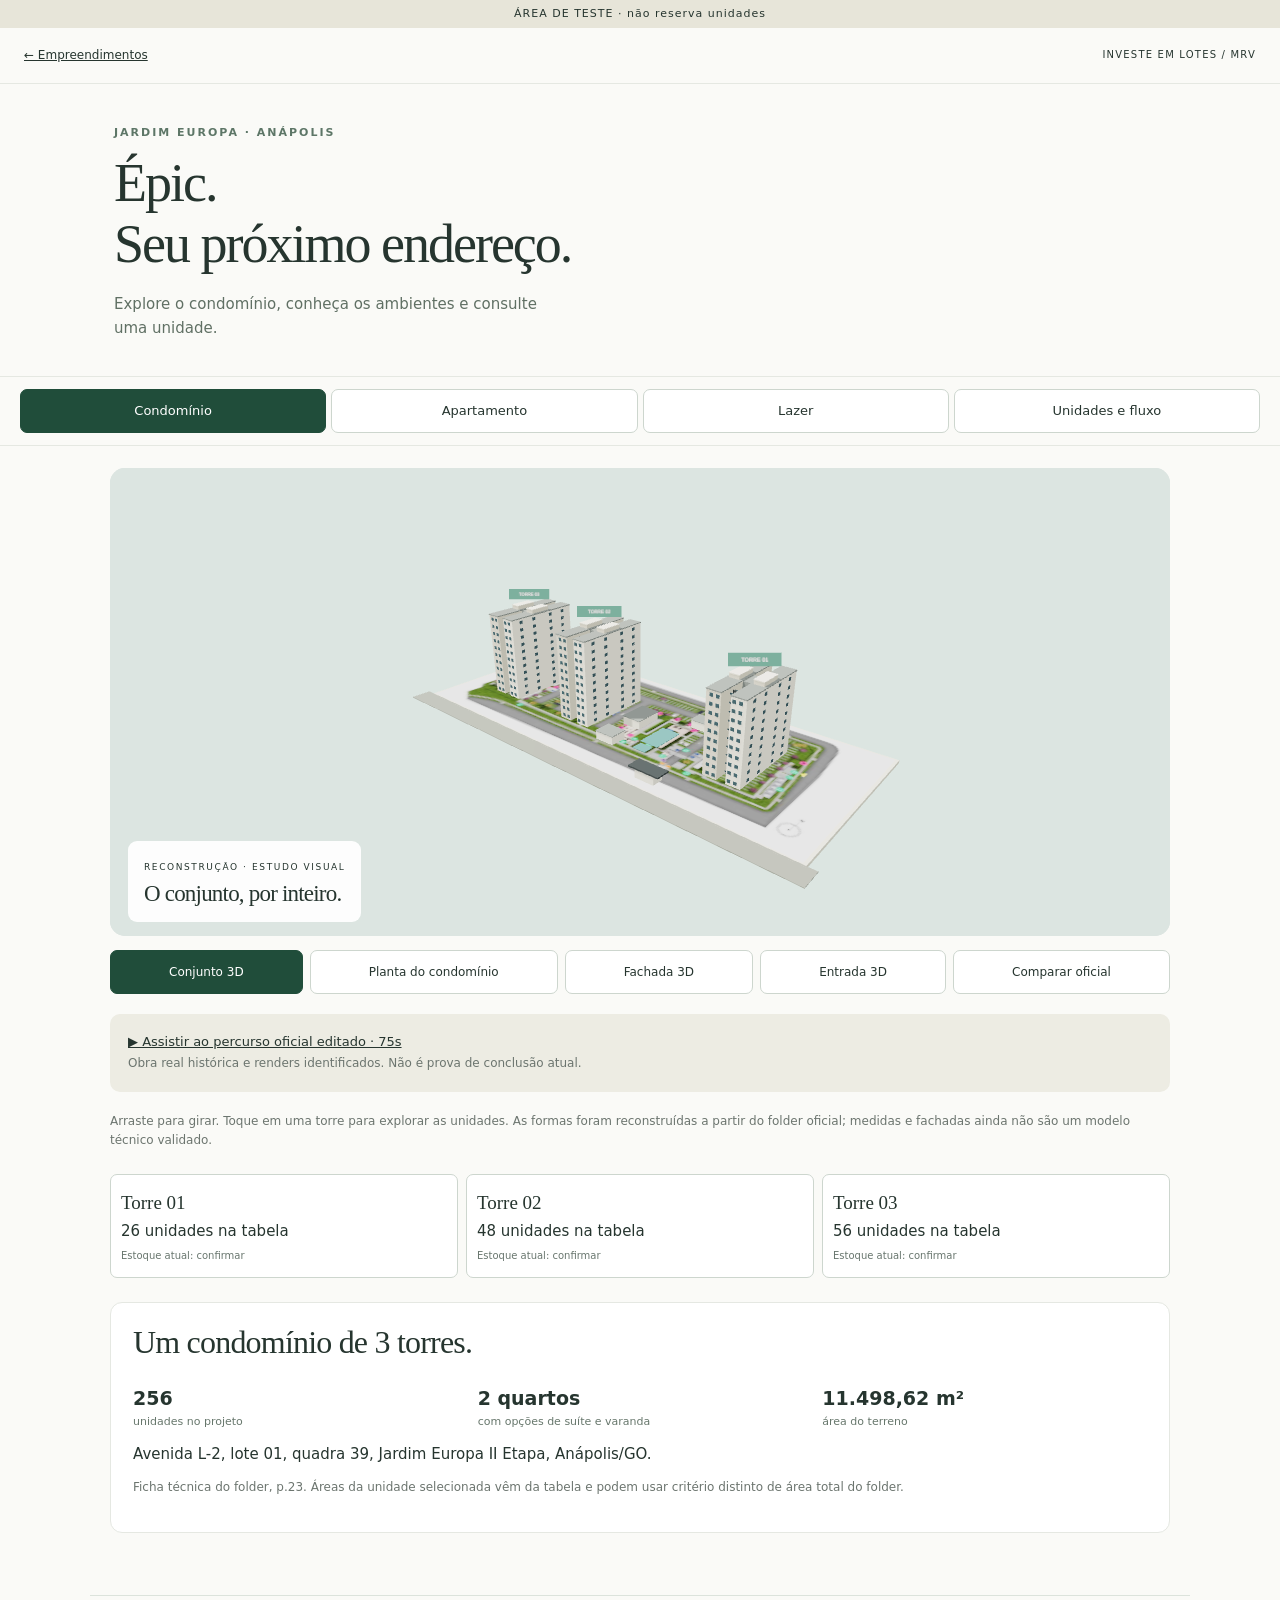
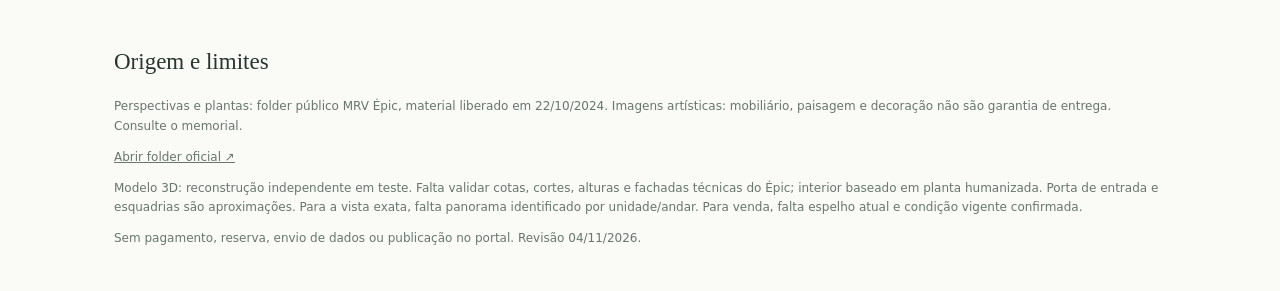
<file: epic/index.html>
<!doctype html><html lang="pt-BR"><head><meta charset="utf-8"><meta name="viewport" content="width=device-width,initial-scale=1,viewport-fit=cover"><meta name="robots" content="noindex"><meta name="description" content="Épic Anápolis: implantação, torres, plantas, decorados e fluxo de referência. Área de teste."><title>Épic | Experiência do empreendimento</title><link rel="stylesheet" href="style.css?v=mobile9"></head><body><div class="test">ÁREA DE TESTE · não reserva unidades</div><header><a href="../">← Empreendimentos</a><span>INVESTE EM LOTES / MRV</span></header><main><div class="intro"><p class="eyebrow">JARDIM EUROPA · ANÁPOLIS</p><h1>Épic.<br>Seu próximo endereço.</h1><p>Explore o condomínio, conheça os ambientes e consulte uma unidade.</p></div><nav aria-label="Explorar"><button class="selected" data-tab="condominio">Condomínio</button><button data-tab="apartamento">Apartamento</button><button data-tab="lazer">Lazer</button><button data-tab="unidades">Unidades e fluxo</button></nav><section id="condominio" class="tab"><div class="media"><div id="world"><div id="load">Preparando maquete…</div></div><div class="overlay"><span>RECONSTRUÇÃO · ESTUDO VISUAL</span><h2 id="viewtitle">O conjunto, por inteiro.</h2></div></div><div class="tools"><button data-view="geral" class="selected">Conjunto 3D</button><button data-view="topo">Planta do condomínio</button><button data-view="frente">Fachada 3D</button><button data-view="portaria">Entrada 3D</button><button id="official">Comparar oficial</button></div><p class="notice"><a href="video.html">▶ Assistir ao percurso oficial editado · 75s</a><br><span class="caption">Obra real histórica e renders identificados. Não é prova de conclusão atual.</span></p><p class="caption">Arraste para girar. Toque em uma torre para explorar as unidades. As formas foram reconstruídas a partir do folder oficial; medidas e fachadas ainda não são um modelo técnico validado.</p><div class="towercards" id="towercards"></div><article class="info"><h2>Um condomínio de 3 torres.</h2><div class="facts"><div><b>256</b><span>unidades no projeto</span></div><div><b>2 quartos</b><span>com opções de suíte e varanda</span></div><div><b>11.498,62 m²</b><span>área do terreno</span></div></div><p>Avenida L-2, lote 01, quadra 39, Jardim Europa II Etapa, Anápolis/GO.</p><p class="caption">Ficha técnica do folder, p.23. Áreas da unidade selecionada vêm da tabela e podem usar critério distinto de área total do folder.</p></article></section><section id="apartamento" class="tab" hidden><div class="sectionhead"><p class="eyebrow">DISTRIBUIÇÃO E AMBIENTES</p><h2>Do desenho ao decorado.</h2><p>Escolha uma referência. Não aplicamos a mesma planta a todos os apartamentos.</p></div><div class="tools" id="plantbuttons"><button data-plant="208" class="selected">T1 · 208 / suíte</button><button data-plant="206">T1 · 206</button><button data-plant="001">T1 · 001 / térreo</button><button data-plant="003">T1 · 003 / térreo</button></div><div class="planwrap"><img id="plan" src="planta208.jpg" alt="Planta humanizada oficial Torre 1 apartamento 208"><button class="expand" data-enlarge="plan">Ampliar planta ↗</button></div><p class="caption" id="plancaption">Planta humanizada oficial · Torre 1, apartamento 208 · folder p.21. Mobiliário ilustrativo.</p><div class="interiorhead"><h3>Entre no estudo do apartamento 208.</h3><p>Distribuição reconstruída da planta humanizada, sem cotas técnicas. Distribuição da planta 208; acabamento reconstruído com referência nos decorados oficiais. Ainda há diferenças de modelagem, medidas e detalhes. Não é o render oficial nem especificação de entrega.</p></div><div id="inside"><div id="insidehint">Preparando interior…</div></div><div class="tools" id="roomcontrols"></div><button id="officialroom" hidden>Comparar decorado oficial ↗</button><div class="tools" id="walkcontrols"><button id="walkback">Recuar</button><button id="walkforward">Avançar</button><button id="resetroom">Voltar ao ambiente</button></div><p class="caption">Arraste para olhar; avance em passos curtos. Não há colisão física. A posição do apartamento no prédio e a paisagem não foram validadas: não simulamos vista real. O estudo continua sendo da referência 208 ao trocar a planta acima. Na sala, a mesa é retangular na planta 208 e redonda na perspectiva: preservamos a planta. As perspectivas não identificam vínculo exclusivo com esta unidade.</p><h3>Decorados oficiais, separados do estudo.</h3><div id="roomgallery" class="gallery"></div></section><section id="lazer" class="tab" hidden><div class="sectionhead"><p class="eyebrow">ESPAÇOS PARA VIVER</p><h2>Do primeiro mergulho<br>ao encontro em família.</h2><p>Imagens oficiais do empreendimento, não fotos da obra pronta.</p></div><div id="leisuregallery" class="gallery"></div></section><section id="unidades" class="tab" hidden><div class="sectionhead"><p class="eyebrow">CONSULTA POR APARTAMENTO</p><h2>Uma unidade.<br>Todos os valores juntos.</h2></div><div class="notice"><b>Disponibilidade atual: não confirmada.</b><p>A tabela de 26/10/2026 lista unidades e valores de referência. Não é um espelho de estoque de hoje. Nenhum bloco está marcado como vendido ou disponível sem essa confirmação.</p></div><div class="selectors"><label>Torre<select id="tower"><option value="01">Torre 01</option><option value="02">Torre 02</option><option value="03">Torre 03</option></select></label><label>Unidade da tabela<select id="unit"></select></label></div><div id="unitdetails"></div><h3>Fluxo de referência da entrada</h3><p>Valores extraídos da mesma linha da planilha, sem simular renda, subsídio ou aprovação. Valores exibidos arredondados a centavos; o arquivo original pode conter casas decimais adicionais.</p><div id="flow"></div><div class="notice"><b>Antes de apresentar uma condição comercial</b><p>Confirmar estoque, validade da tabela, rating, desconto Bom Pagador, crédito e correções no sistema MRV. A planilha informa plano decrescente em até 60 parcelas, mas não fornece aqui um cronograma contratual completo. O resumo não reserva nem envia proposta.</p></div><button id="summary">Ver resumo para revisão</button><pre id="summarytext" hidden></pre></section><footer><h3>Origem e limites</h3><p>Perspectivas e plantas: folder público MRV Épic, material liberado em 22/10/2024. Imagens artísticas: mobiliário, paisagem e decoração não são garantia de entrega. Consulte o memorial.</p><a href="https://drive.google.com/file/d/1s0CUvzJely-74tFJIoNEX2CkR0CPgsRL/view?usp=drivesdk&authuser=papocerio%40gmail.com" target="_blank" rel="noopener">Abrir folder oficial ↗</a><p>Modelo 3D: reconstrução independente em teste. Falta validar cotas, cortes, alturas e fachadas técnicas do Épic; interior baseado em planta humanizada. Porta de entrada e esquadrias são aproximações. Para a vista exata, falta panorama identificado por unidade/andar. Para venda, falta espelho atual e condição vigente confirmada.</p><p>Sem pagamento, reserva, envio de dados ou publicação no portal. Revisão 04/11/2026.</p></footer></main><dialog id="viewer"><button id="close">Fechar ×</button><img id="full" alt=""><p id="fullcaption"></p></dialog><script type="module" src="app.js?v=8r"></script></body></html>
</file>
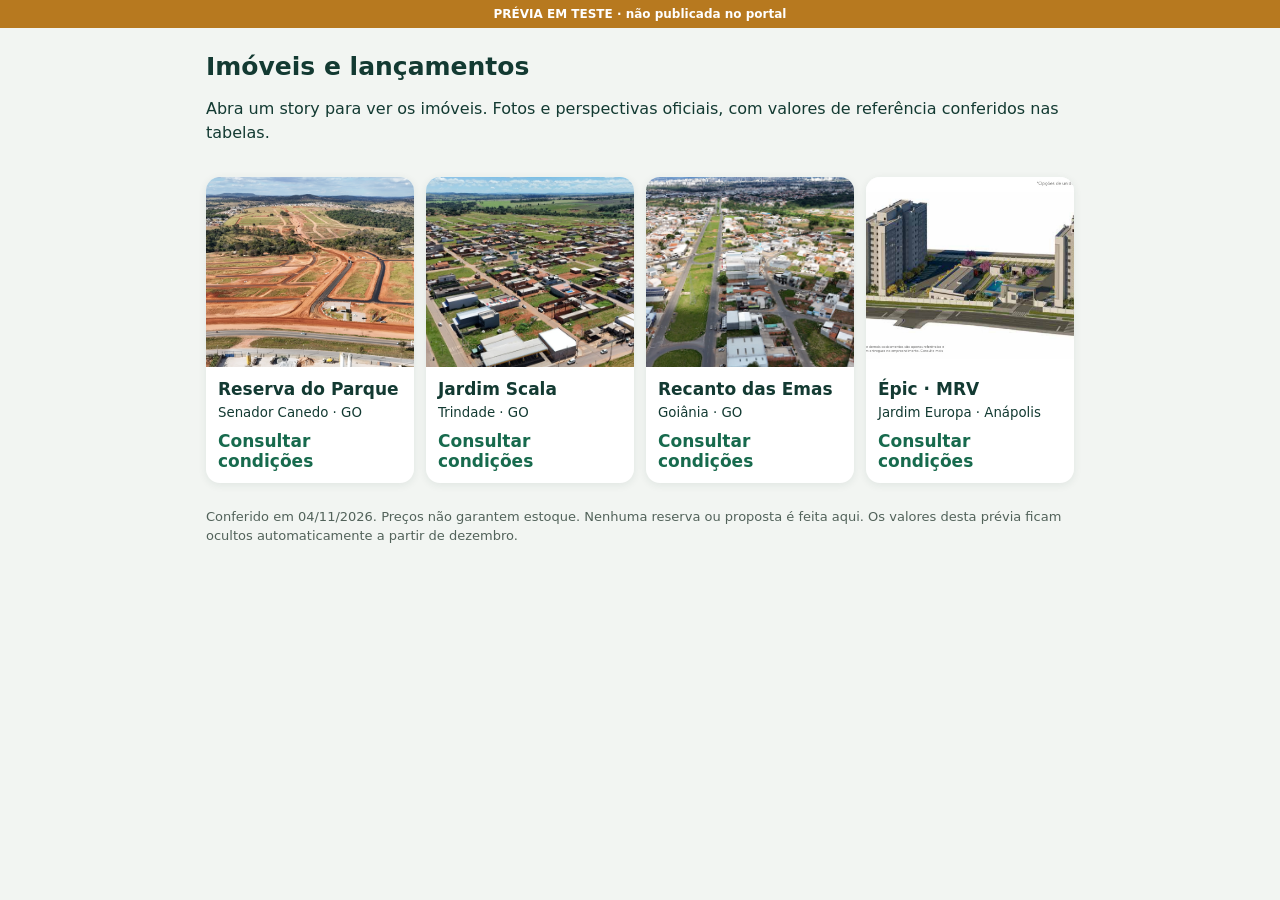
<file: stories-teste/index.html>
<!doctype html><html lang="pt-BR"><meta charset="utf-8"><meta name="viewport" content="width=device-width,initial-scale=1,viewport-fit=cover"><meta name="robots" content="noindex"><title>Stories · Investe Canedo · teste</title><style>*{box-sizing:border-box}body{margin:0;background:#f2f5f2;color:#133a32;font:16px system-ui}header{padding:16px;max-width:900px;margin:auto}h1{font-size:25px;margin:8px 0}p{line-height:1.5}.tag{background:#b7791f;color:white;text-align:center;padding:7px;font-size:12px;font-weight:650}.cards{display:grid;grid-template-columns:repeat(2,1fr);gap:12px;max-width:900px;margin:auto;padding:0 16px 24px}.card{border:0;background:white;border-radius:14px;padding:0;overflow:hidden;text-align:left;color:inherit;font:inherit;cursor:pointer;box-shadow:0 2px 9px #153b3215}.card img{display:block;width:100%;height:150px;object-fit:cover}.card div{padding:12px}.card b{display:block;font-size:17px}.card small{display:block;margin-top:5px;line-height:1.4}.card strong{display:block;margin-top:8px;color:#176a4d;font-size:17px}dialog{width:min(100%,480px);max-width:100%;height:100dvh;max-height:100dvh;margin:auto;border:0;padding:0;background:#10271f;color:white;overflow:auto}dialog::backdrop{background:#000b}.player{min-height:100%;position:relative;display:flex;flex-direction:column}.visual{width:100%;height:35dvh;min-height:220px;object-fit:cover;background:#dce7df}.copy{padding:14px 20px 20px;flex:1}.copy h2{font-size:27px;margin:3px 0 6px;line-height:1.1}.copy .city{font-size:14px;color:#d5dfd9}.copy .price{font-size:29px;color:#f5d773;font-weight:750;margin:12px 0 3px}.copy p{font-size:14px;margin:8px 0}.source{font-size:11px;color:#b5c9bd;line-height:1.4}.top{padding:10px 12px;display:flex;gap:8px;align-items:center;background:#10271f}.top img{width:52px;height:45px;object-fit:contain}.top span{flex:1;font-size:12px}button{min-height:44px}button.close,button.pause{border:0;background:#ffffff18;color:white;border-radius:7px;font:inherit;min-width:44px}.progress{display:flex;gap:4px;padding:0 12px 8px}.bar{height:3px;flex:1;background:#ffffff40;border-radius:3px;overflow:hidden}.bar span{display:block;width:0;height:100%;background:#f4d66f}.actions{display:flex;gap:8px;margin-top:12px}.actions button{border:1px solid #8ba092;border-radius:8px;background:transparent;color:white;font:inherit;flex:1;padding:8px}.cta{display:block;background:#2cc673;border-radius:8px;text-align:center;padding:12px;color:#082718;text-decoration:none;font-weight:700;margin-top:12px}.copy a.fonte{color:#d5e2db;font-size:12px}.under{font-size:13px;color:#52625a;padding:0 16px 22px;max-width:900px;margin:auto}@media(min-width:750px){.cards{grid-template-columns:repeat(4,1fr)}.card img{height:190px}}</style><div class="tag">PRÉVIA EM TESTE · não publicada no portal</div><header><h1>Imóveis e lançamentos</h1><p>Abra um story para ver os imóveis. Fotos e perspectivas oficiais, com valores de referência conferidos nas tabelas.</p></header><main class="cards" id="cards"></main><p class="under">Conferido em 04/11/2026. Preços não garantem estoque. Nenhuma reserva ou proposta é feita aqui. Os valores desta prévia ficam ocultos automaticamente a partir de dezembro.</p><dialog id="modal"><section class="player"><div class="top"><img src="img/logo-investe-canedo.png" alt="Investe Canedo"><span id="counter"></span><button class="pause" id="pause" aria-label="Pausar avanço automático">Pausar</button><button class="close" id="close" aria-label="Fechar stories">✕</button></div><div id="progress" class="progress"></div><img id="visual" class="visual" alt=""><div class="copy"><div class="city" id="city"></div><h2 id="title"></h2><div id="kind"></div><div id="price" class="price"></div><b id="detail"></b><p id="note"></p><div class="source" id="credit"></div><a id="fonte" class="fonte" target="_blank" rel="noopener">Ver empreendimento na fonte oficial</a><a class="cta" id="cta" target="_blank" rel="noopener">Consultar condições no WhatsApp</a><div class="actions"><button id="previous" aria-label="Story anterior">← Anterior</button><button id="next" aria-label="Próximo story">Próximo →</button></div></div></section></dialog><script>
const $=s=>document.querySelector(s),dlg=$('#modal');let stories=[],index=0,elapsed=0,paused=false,last=0;const valid=new Date().getTime()<new Date('2026-12-01T00:00:00-03:00').getTime(),reduced=matchMedia('(prefers-reduced-motion: reduce)').matches;paused=reduced;
fetch('stories.json').then(r=>r.json()).then(d=>{stories=d.stories;$('#cta').href=d.whatsapp;stories.forEach((s,i)=>{const b=document.createElement('button');b.className='card';b.setAttribute('aria-label','Abrir story '+s.title);const im=document.createElement('img');im.src='img/'+s.img;im.alt=s.title+' · '+s.photo;const body=document.createElement('div'),title=document.createElement('b'),city=document.createElement('small'),price=document.createElement('strong');title.textContent=s.title;city.textContent=s.city;price.textContent=s.price&&valid?s.price:'Consultar condições';body.append(title,city,price);b.append(im,body);b.onclick=()=>open(i);$('#cards').append(b)});stories.forEach(()=>{const b=document.createElement('div');b.className='bar';b.append(document.createElement('span'));$('#progress').append(b)})}).catch(()=>$('#cards').textContent='Não foi possível carregar os imóveis. Tente novamente mais tarde.');
function open(i){index=i;show();dlg.showModal();document.body.style.overflow='hidden';last=performance.now();requestAnimationFrame(tick)}function show(){elapsed=0;const s=stories[index];$('#counter').textContent=`Investe Canedo · ${index+1} de ${stories.length}`;$('#title').textContent=s.title;$('#city').textContent=s.city;$('#kind').textContent=s.tag;$('#price').textContent=s.price&&valid?'A partir de '+s.price:'';$('#detail').textContent=s.detail;$('#note').textContent=valid?s.note:'Condições atualizadas: consulte antes de decidir. Os preços da tabela de novembro foram ocultados.';$('#visual').src='img/'+s.img;$('#visual').alt=s.photo;$('#credit').textContent=s.photo+' '+s.source+'.';$('#fonte').href=s.href;$('#pause').textContent=paused?'Continuar':'Pausar';paint()}function paint(){document.querySelectorAll('.bar span').forEach((e,i)=>e.style.width=i<index?'100%':i===index?(elapsed/16000*100)+'%':'0%')}function step(n){index=(index+n+stories.length)%stories.length;show()}function finish(){dlg.close();document.body.style.overflow='';elapsed=0}function tick(now){if(!dlg.open)return;if(!paused&&!document.hidden)elapsed+=Math.min(now-last,250);last=now;if(elapsed>=16000){if(index===stories.length-1){paused=true;elapsed=16000;$('#pause').textContent='Repetir'}else step(1)}paint();requestAnimationFrame(tick)}$('#next').onclick=()=>step(1);$('#previous').onclick=()=>step(-1);$('#close').onclick=finish;$('#pause').onclick=()=>{if(elapsed>=16000)index=0,show();paused=!paused;$('#pause').textContent=paused?'Continuar':'Pausar'};dlg.addEventListener('cancel',()=>{document.body.style.overflow=''});document.addEventListener('keydown',e=>{if(!dlg.open)return;if(e.key==='ArrowRight')step(1);if(e.key==='ArrowLeft')step(-1)});
</script></html>
</file>
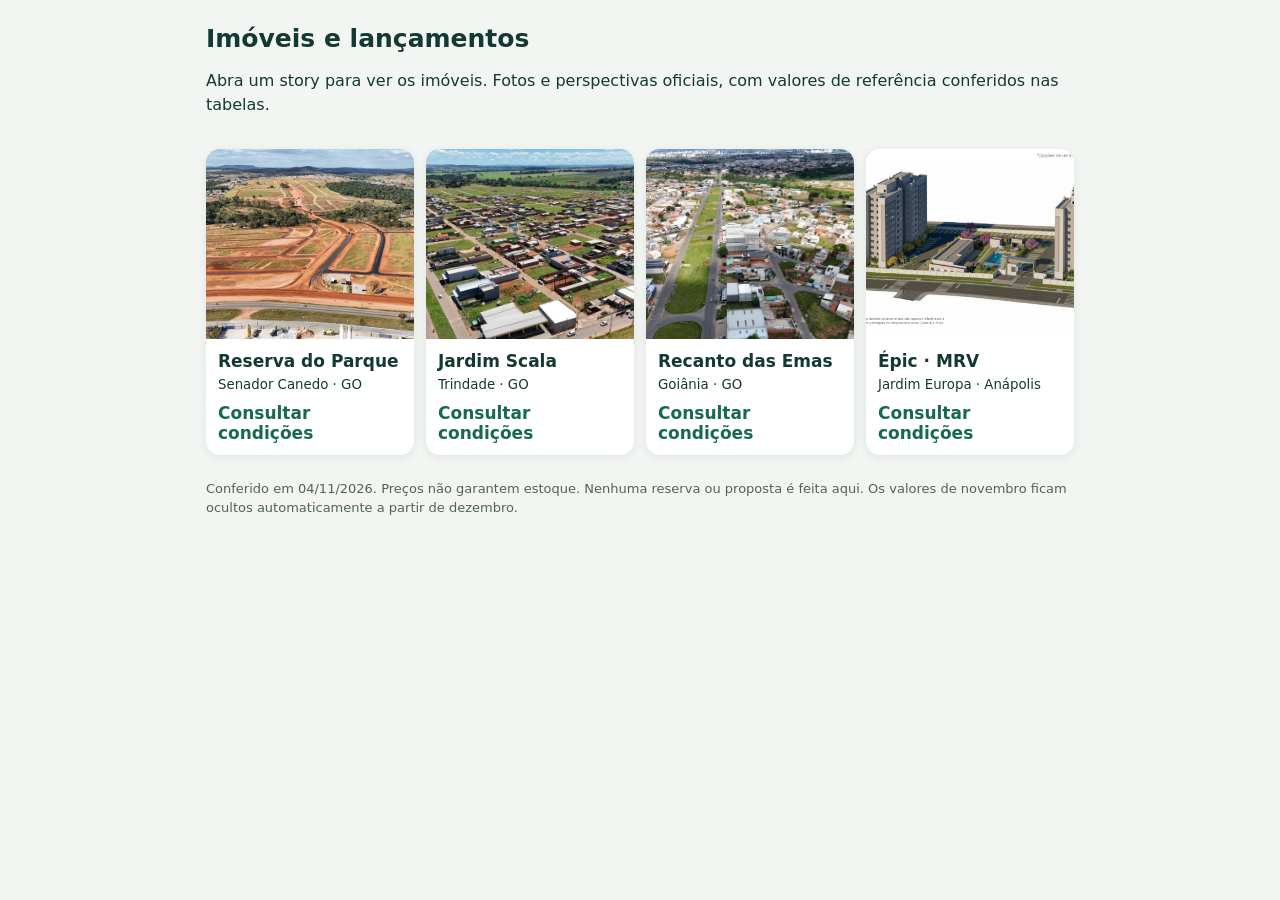
<file: stories/index.html>
<!doctype html><html lang="pt-BR"><meta charset="utf-8"><meta name="viewport" content="width=device-width,initial-scale=1,viewport-fit=cover"><meta name="robots" content="noindex"><title>Imóveis e lançamentos | Investe Canedo</title><style>*{box-sizing:border-box}body{margin:0;background:#f2f5f2;color:#133a32;font:16px system-ui}header{padding:16px;max-width:900px;margin:auto}h1{font-size:25px;margin:8px 0}p{line-height:1.5}.tag{background:#b7791f;color:white;text-align:center;padding:7px;font-size:12px;font-weight:650}.cards{display:grid;grid-template-columns:repeat(2,1fr);gap:12px;max-width:900px;margin:auto;padding:0 16px 24px}.card{border:0;background:white;border-radius:14px;padding:0;overflow:hidden;text-align:left;color:inherit;font:inherit;cursor:pointer;box-shadow:0 2px 9px #153b3215}.card img{display:block;width:100%;height:150px;object-fit:cover}.card div{padding:12px}.card b{display:block;font-size:17px}.card small{display:block;margin-top:5px;line-height:1.4}.card strong{display:block;margin-top:8px;color:#176a4d;font-size:17px}dialog{width:min(100%,480px);max-width:100%;height:100dvh;max-height:100dvh;margin:auto;border:0;padding:0;background:#10271f;color:white;overflow:auto}dialog::backdrop{background:#000b}.player{min-height:100%;position:relative;display:flex;flex-direction:column}.visual{width:100%;height:35dvh;min-height:220px;object-fit:cover;background:#dce7df}.copy{padding:14px 20px 20px;flex:1}.copy h2{font-size:27px;margin:3px 0 6px;line-height:1.1}.copy .city{font-size:14px;color:#d5dfd9}.copy .price{font-size:29px;color:#f5d773;font-weight:750;margin:12px 0 3px}.copy p{font-size:14px;margin:8px 0}.source{font-size:11px;color:#b5c9bd;line-height:1.4}.top{padding:10px 12px;display:flex;gap:8px;align-items:center;background:#10271f}.top img{width:52px;height:45px;object-fit:contain}.top span{flex:1;font-size:12px}button{min-height:44px}button.close,button.pause{border:0;background:#ffffff18;color:white;border-radius:7px;font:inherit;min-width:44px}.progress{display:flex;gap:4px;padding:0 12px 8px}.bar{height:3px;flex:1;background:#ffffff40;border-radius:3px;overflow:hidden}.bar span{display:block;width:0;height:100%;background:#f4d66f}.actions{display:flex;gap:8px;margin-top:12px}.actions button{border:1px solid #8ba092;border-radius:8px;background:transparent;color:white;font:inherit;flex:1;padding:8px}.cta{display:block;background:#2cc673;border-radius:8px;text-align:center;padding:12px;color:#082718;text-decoration:none;font-weight:700;margin-top:12px}.copy a.fonte{color:#d5e2db;font-size:12px}.under{font-size:13px;color:#52625a;padding:0 16px 22px;max-width:900px;margin:auto}@media(min-width:750px){.cards{grid-template-columns:repeat(4,1fr)}.card img{height:190px}}</style><header><h1>Imóveis e lançamentos</h1><p>Abra um story para ver os imóveis. Fotos e perspectivas oficiais, com valores de referência conferidos nas tabelas.</p></header><main class="cards" id="cards"></main><p class="under">Conferido em 04/11/2026. Preços não garantem estoque. Nenhuma reserva ou proposta é feita aqui. Os valores de novembro ficam ocultos automaticamente a partir de dezembro.</p><dialog id="modal"><section class="player"><div class="top"><img src="img/logo-investe-canedo.png" alt="Investe Canedo"><span id="counter"></span><button class="pause" id="pause" aria-label="Pausar avanço automático">Pausar</button><button class="close" id="close" aria-label="Fechar stories">✕</button></div><div id="progress" class="progress"></div><img id="visual" class="visual" alt=""><div class="copy"><div class="city" id="city"></div><h2 id="title"></h2><div id="kind"></div><div id="price" class="price"></div><b id="detail"></b><p id="note"></p><div class="source" id="credit"></div><a id="fonte" class="fonte" target="_blank" rel="noopener">Ver empreendimento na fonte oficial</a><a class="cta" id="cta" target="_blank" rel="noopener">Consultar condições no WhatsApp</a><div class="actions"><button id="previous" aria-label="Story anterior">← Anterior</button><button id="next" aria-label="Próximo story">Próximo →</button></div></div></section></dialog><script>
const $=s=>document.querySelector(s),dlg=$('#modal');let stories=[],index=0,elapsed=0,paused=false,last=0;const valid=new Date().getTime()<new Date('2026-12-01T00:00:00-03:00').getTime(),reduced=matchMedia('(prefers-reduced-motion: reduce)').matches;paused=reduced;
fetch('stories.json').then(r=>r.json()).then(d=>{stories=d.stories;$('#cta').href=d.whatsapp;stories.forEach((s,i)=>{const b=document.createElement('button');b.className='card';b.setAttribute('aria-label','Abrir story '+s.title);const im=document.createElement('img');im.src='img/'+s.img;im.alt=s.title+' · '+s.photo;const body=document.createElement('div'),title=document.createElement('b'),city=document.createElement('small'),price=document.createElement('strong');title.textContent=s.title;city.textContent=s.city;price.textContent=s.price&&valid?s.price:'Consultar condições';body.append(title,city,price);b.append(im,body);b.onclick=()=>open(i);$('#cards').append(b)});stories.forEach(()=>{const b=document.createElement('div');b.className='bar';b.append(document.createElement('span'));$('#progress').append(b)})}).catch(()=>$('#cards').textContent='Não foi possível carregar os imóveis. Tente novamente mais tarde.');
function open(i){index=i;show();dlg.showModal();document.body.style.overflow='hidden';last=performance.now();requestAnimationFrame(tick)}function show(){elapsed=0;const s=stories[index];$('#counter').textContent=`Investe Canedo · ${index+1} de ${stories.length}`;$('#title').textContent=s.title;$('#city').textContent=s.city;$('#kind').textContent=s.tag;$('#price').textContent=s.price&&valid?'A partir de '+s.price:'';$('#detail').textContent=s.detail;$('#note').textContent=valid?s.note:'Condições atualizadas: consulte antes de decidir. Os preços da tabela de novembro foram ocultados.';$('#visual').src='img/'+s.img;$('#visual').alt=s.photo;$('#credit').textContent=s.photo+' '+s.source+'.';$('#fonte').href=s.href;$('#pause').textContent=paused?'Continuar':'Pausar';paint()}function paint(){document.querySelectorAll('.bar span').forEach((e,i)=>e.style.width=i<index?'100%':i===index?(elapsed/16000*100)+'%':'0%')}function step(n){index=(index+n+stories.length)%stories.length;show()}function finish(){dlg.close();document.body.style.overflow='';elapsed=0}function tick(now){if(!dlg.open)return;if(!paused&&!document.hidden)elapsed+=Math.min(now-last,250);last=now;if(elapsed>=16000){if(index===stories.length-1){paused=true;elapsed=16000;$('#pause').textContent='Repetir'}else step(1)}paint();requestAnimationFrame(tick)}$('#next').onclick=()=>step(1);$('#previous').onclick=()=>step(-1);$('#close').onclick=finish;$('#pause').onclick=()=>{if(elapsed>=16000)index=0,show();paused=!paused;$('#pause').textContent=paused?'Continuar':'Pausar'};dlg.addEventListener('cancel',()=>{document.body.style.overflow=''});document.addEventListener('keydown',e=>{if(!dlg.open)return;if(e.key==='ArrowRight')step(1);if(e.key==='ArrowLeft')step(-1)});
</script></html>
</file>
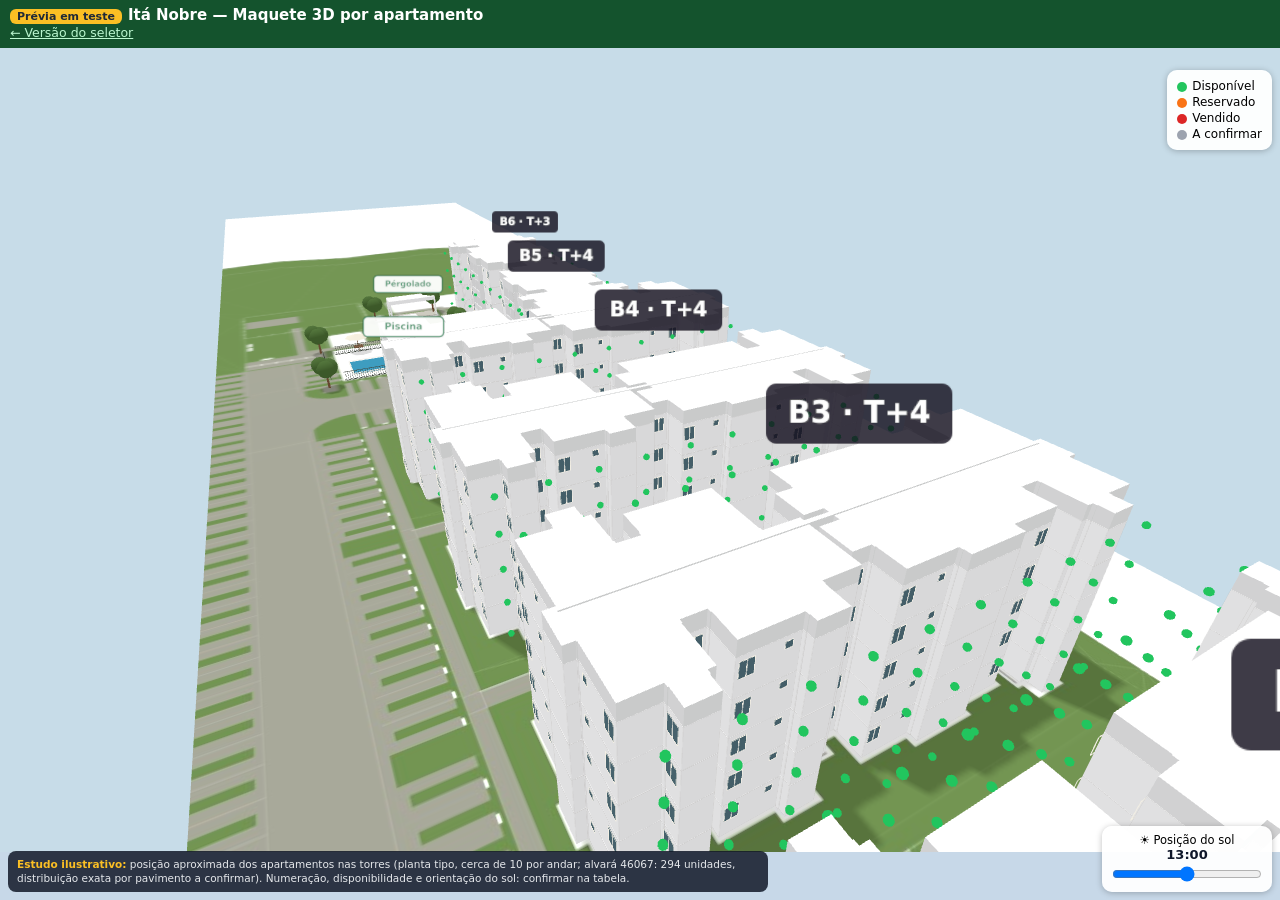
<file: tenda-preview/apto3d/index.html>
<!doctype html>
<html lang="pt-BR">
<head>
<!-- apto3d visual v3: fachadas brancas, status em pontos -->
<meta charset="utf-8">
<meta name="viewport" content="width=device-width,initial-scale=1,viewport-fit=cover">
<meta name="robots" content="noindex">
<title>Itá Nobre — Maquete 3D por apartamento (prévia em teste)</title>
<style>
  html,body{margin:0;height:100%;overflow:hidden;font-family:system-ui,sans-serif;background:#c7d8e8}
  #hud{position:absolute;top:0;left:0;right:0;z-index:10;background:#14532d;color:#fff;padding:calc(6px + env(safe-area-inset-top)) 10px 8px;font-size:14px}
  #hud b{font-size:15px}
  #hud .tag{background:#fbbf24;color:#1f2937;font-size:11px;font-weight:700;border-radius:6px;padding:1px 7px;margin-right:6px;vertical-align:middle}
  #hud a{color:#bbf7d0;font-size:12.5px}
  #leg{position:absolute;top:70px;right:8px;z-index:10;background:rgba(255,255,255,.95);border-radius:10px;padding:7px 10px;font-size:12px;box-shadow:0 1px 6px rgba(0,0,0,.25)}
  #leg div{margin:2px 0}
  .dot{display:inline-block;width:10px;height:10px;border-radius:50%;margin-right:5px;vertical-align:middle}
  #det{display:none;position:fixed;left:0;right:0;bottom:0;max-height:46%;overflow:auto;background:#fff;border-top:3px solid #14532d;padding:12px 14px calc(12px + env(safe-area-inset-bottom,0px));z-index:1000;font-size:14px;box-shadow:0 -4px 18px rgba(0,0,0,.25)}
  #det.min{max-height:44px !important;overflow:hidden !important}
  #detc,#detm{float:right;border:0;background:#eee;border-radius:6px;padding:4px 10px;font-weight:700}
  #detm{margin-right:6px}
  .chip{display:inline-block;padding:2px 9px;border-radius:999px;color:#fff;font-size:12px;font-weight:700;vertical-align:middle}
  #det .ac{color:#b91c1c;font-weight:700}
  #detSel{width:100%;margin-top:8px;padding:12px;font:700 15px system-ui;background:#14532d;color:#fff;border:0;border-radius:8px}
  #nota{position:absolute;bottom:8px;left:8px;z-index:9;background:rgba(17,24,39,.85);color:#e5e7eb;font-size:10.5px;line-height:1.4;padding:6px 9px;border-radius:8px;max-width:58%}
  #nota b{color:#fbbf24}
  #sol{position:absolute;bottom:8px;right:8px;z-index:10;background:rgba(255,255,255,.95);border-radius:10px;padding:7px 10px;font-size:11.5px;box-shadow:0 1px 6px rgba(0,0,0,.25);width:150px;text-align:center}
  #sol input{width:100%;margin:4px 0 2px}
  #sol .h{font-weight:800;font-size:13px;color:#0f172a}
</style>
</head>
<body>
<div id="hud"><span class="tag">Prévia em teste</span><b>Itá Nobre — Maquete 3D por apartamento</b><br>
<a href="https://juniogost.github.io/rdp-mapa/tenda-seletor/">← Versão do seletor</a></div>
<div id="leg">
  <div><span class="dot" style="background:#22c55e"></span>Disponível</div>
  <div><span class="dot" style="background:#f97316"></span>Reservado</div>
  <div><span class="dot" style="background:#dc2626"></span>Vendido</div>
  <div><span class="dot" style="background:#9ca3af"></span>A confirmar</div>
</div>
<div id="nota"><b>Estudo ilustrativo:</b> posição aproximada dos apartamentos nas torres (planta tipo, cerca de 10 por andar; alvará 46067: 294 unidades, distribuição exata por pavimento a confirmar). Numeração, disponibilidade e orientação do sol: confirmar na tabela.</div>
<div id="sol">☀️ Posição do sol<div class="h" id="solh">13:00</div><input id="solr" type="range" min="6" max="20" step="0.25" value="13"></div>
<div id="det">
<button id="detm">ver mapa ▾</button>
<button id="detc">fechar ✕</button>
<div id="detb"></div></div>
<script>
window.__errs=[];
window.addEventListener('error',e=>{window.__errs.push((e.message||'')+' @ '+(e.filename||'')+':'+(e.lineno||''));document.title='ERR';});
window.addEventListener('unhandledrejection',e=>{window.__errs.push('rej: '+(e.reason&&(e.reason.message||e.reason)||''));document.title='ERR';});
</script>
<script type="module">
import * as THREE from '../3d/three.module-V7ASZNKV.js';
import {OrbitControls} from '../3d/OrbitControls-4EM7FTJS.js';
const Q = THREE;

const COR = {livre:0x22c55e, reservado:0xf97316, vendido:0xdc2626, aconfirmar:0x9ca3af};
const CORCSS = {livre:'#22c55e', reservado:'#f97316', vendido:'#dc2626', aconfirmar:'#9ca3af'};
const TXT = {livre:'Disponível', reservado:'Reservado', vendido:'Vendido', aconfirmar:'A confirmar'};

let UNITS = {empreendimentos:[{id:'ita', disponibilidade:{}, disponibilidade_padrao:'livre', ref:{}}]};
try { UNITS = await (await fetch('../units.json?v=4')).json(); } catch(e){}
const ITA = (UNITS.empreendimentos||[]).find(e=>e.id==='ita') || UNITS.empreendimentos[0];
const DISP = (ITA && ITA.disponibilidade) || {}, PAD = (ITA && ITA.disponibilidade_padrao) || 'livre';
const REF = (ITA && ITA.ref) || {};
function statusApto(bloco, apto){
  const v = DISP[bloco+'-'+apto] ?? DISP[bloco+'_'+apto] ?? PAD;
  return COR[v] ? v : 'aconfirmar';
}

const scene = new THREE.Scene();
scene.background = new THREE.Color(13098216);
const cam = new THREE.PerspectiveCamera(68, innerWidth/innerHeight, .5, 3000);
const ren = new THREE.WebGLRenderer({antialias:true});
let alturaCena = innerHeight;
ren.setSize(innerWidth, alturaCena);
ren.setPixelRatio(Math.min(devicePixelRatio, 2));
ren.shadowMap.enabled = true;
ren.shadowMap.type = THREE.PCFSoftShadowMap;
document.body.appendChild(ren.domElement);
const ctl = new OrbitControls(cam, ren.domElement);
ctl.enableDamping = true; ctl.dampingFactor = .08; ctl.maxPolarAngle = Math.PI/2.15;
ctl.minDistance = 15; ctl.maxDistance = 900;

// Luz neutra de preenchimento: fachadas brancas inclusive no lado oposto ao sol.
scene.add(new THREE.AmbientLight(0xffffff, 1.35));
scene.add(new THREE.HemisphereLight(0xffffff, 0xe5e7eb, .9));
const sun = new THREE.DirectionalLight(0xffffff, 1.6);
sun.castShadow = true;
sun.shadow.mapSize.set(2048, 2048);
sun.shadow.camera.left = -170; sun.shadow.camera.right = 170;
sun.shadow.camera.top = 170; sun.shadow.camera.bottom = -170;
sun.shadow.camera.far = 900; sun.shadow.bias = -0.0006;
scene.add(sun); scene.add(sun.target);

const M = new THREE.Group(); scene.add(M);

// ---- dados e construtores extraídos da maquete oficial do seletor ----
let F2={B1:{page:3,bounds:[285.81,256.17,2237.35,1100.98],panes:[{axis:0,x:11.5625,z:-3.3255,width:.4249208333333333,height:1.08,centerHeight:1.77},{axis:0,x:12.0175,z:-3.3004,width:.4249208333333333,height:1.08,centerHeight:1.77},{axis:0,x:10.2125,z:-5.5255,width:.4249208333333333,height:1.08,centerHeight:1.77},{axis:0,x:10.6675,z:-5.5004,width:.4249208333333333,height:1.08,centerHeight:1.77},{axis:0,x:11.5625,z:3.3255,width:.4249208333333333,height:1.08,centerHeight:1.77},{axis:0,x:12.0175,z:3.3004,width:.4249208333333333,height:1.08,centerHeight:1.77},{axis:0,x:10.2125,z:5.5254,width:.4249208333333333,height:1.08,centerHeight:1.77},{axis:0,x:10.6675,z:5.5004,width:.4249208333333333,height:1.08,centerHeight:1.77},{axis:1,x:14.9856,z:6.5024,width:.4249208333333333,height:1.08,centerHeight:1.77},{axis:1,x:14.9605,z:6.9574,width:.4249208333333333,height:1.08,centerHeight:1.77},{axis:1,x:17.1856,z:5.1524,width:.4249208333333333,height:1.08,centerHeight:1.77},{axis:1,x:17.1605,z:5.6074,width:.4249208333333333,height:1.08,centerHeight:1.77},{axis:1,x:14.9856,z:-6.5024,width:.4249208333333333,height:1.08,centerHeight:1.77},{axis:1,x:14.9605,z:-6.9574,width:.4249208333333333,height:1.08,centerHeight:1.77},{axis:1,x:17.1856,z:-5.1524,width:.4249208333333333,height:1.08,centerHeight:1.77},{axis:1,x:17.1605,z:-5.6074,width:.4249208333333333,height:1.08,centerHeight:1.77},{axis:0,x:1.4425,z:-3.3255,width:.4249208333333333,height:1.08,centerHeight:1.77},{axis:0,x:1.8973,z:-3.3004,width:.4249208333333333,height:1.08,centerHeight:1.77},{axis:0,x:.0923,z:-5.5255,width:.4249208333333333,height:1.08,centerHeight:1.77},{axis:0,x:.5474,z:-5.5004,width:.4249208333333333,height:1.08,centerHeight:1.77},{axis:0,x:-11.5626,z:-3.3255,width:.4249208333333333,height:1.08,centerHeight:1.77},{axis:0,x:-12.0175,z:-3.3004,width:.4249208333333333,height:1.08,centerHeight:1.77},{axis:0,x:-10.2125,z:-5.5255,width:.4249208333333333,height:1.08,centerHeight:1.77},{axis:0,x:-10.6675,z:-5.5004,width:.4249208333333333,height:1.08,centerHeight:1.77},{axis:1,x:-14.9856,z:6.5024,width:.4249208333333333,height:1.08,centerHeight:1.77},{axis:1,x:-14.9605,z:6.9574,width:.4249208333333333,height:1.08,centerHeight:1.77},{axis:1,x:-17.1857,z:5.1524,width:.4249208333333333,height:1.08,centerHeight:1.77},{axis:1,x:-17.1606,z:5.6074,width:.4249208333333333,height:1.08,centerHeight:1.77},{axis:1,x:-14.9856,z:-6.5024,width:.4249208333333333,height:1.08,centerHeight:1.77},{axis:1,x:-14.9605,z:-6.9574,width:.4249208333333333,height:1.08,centerHeight:1.77},{axis:1,x:-17.1857,z:-5.1524,width:.4249208333333333,height:1.08,centerHeight:1.77},{axis:1,x:-17.1606,z:-5.6074,width:.4249208333333333,height:1.08,centerHeight:1.77},{axis:0,x:1.4425,z:3.3255,width:.4249208333333333,height:1.08,centerHeight:1.77},{axis:0,x:1.8973,z:3.3004,width:.4249208333333333,height:1.08,centerHeight:1.77},{axis:0,x:.0923,z:5.5254,width:.4249208333333333,height:1.08,centerHeight:1.77},{axis:0,x:.5474,z:5.5004,width:.4249208333333333,height:1.08,centerHeight:1.77},{axis:0,x:-11.5626,z:3.3255,width:.4249208333333333,height:1.08,centerHeight:1.77},{axis:0,x:-12.0175,z:3.3004,width:.4249208333333333,height:1.08,centerHeight:1.77},{axis:0,x:-10.2125,z:5.5254,width:.4249208333333333,height:1.08,centerHeight:1.77},{axis:0,x:-10.6675,z:5.5004,width:.4249208333333333,height:1.08,centerHeight:1.77},{kind:"bathroom",axis:0,x:8.06,z:-5.49,width:.46002222222222217,height:.46002222222222217,centerHeight:2.1},{kind:"bathroom",axis:0,x:8.06,z:5.4899,width:.46002222222222217,height:.46002222222222217,centerHeight:2.1},{kind:"bathroom",axis:1,x:17.1501,z:3,width:.46002222222222217,height:.46002222222222217,centerHeight:2.1},{kind:"bathroom",axis:1,x:17.1501,z:-3,width:.46002222222222217,height:.46002222222222217,centerHeight:2.1},{kind:"bathroom",axis:0,x:-2.06,z:-5.49,width:.46002222222222217,height:.46002222222222217,centerHeight:2.1},{kind:"bathroom",axis:0,x:-8.0601,z:-5.49,width:.46002222222222217,height:.46002222222222217,centerHeight:2.1},{kind:"bathroom",axis:1,x:-17.1502,z:3,width:.46002222222222217,height:.46002222222222217,centerHeight:2.1},{kind:"bathroom",axis:1,x:-17.1502,z:-3,width:.46002222222222217,height:.46002222222222217,centerHeight:2.1},{kind:"bathroom",axis:0,x:-2.06,z:5.4899,width:.46002222222222217,height:.46002222222222217,centerHeight:2.1},{kind:"bathroom",axis:0,x:-8.0601,z:5.4899,width:.46002222222222217,height:.46002222222222217,centerHeight:2.1}],note:"folhas envidra\xE7adas de dormit\xF3rio identificadas pelo motivo vetorial de24,09pt; posi\xE7\xE3o medida individualmente na planta, sem espelhamento; basculantes de banheiro pelo motivo 26,08pt na planta, altura46cm e centro2,10m da eleva\xE7\xE3o, sem avan\xE7ar em v\xE3os recuados"},B35:{page:4,bounds:[211.94,194.28,2242.87,1039.09],panes:[{axis:0,x:11.5625,z:-3.3255,width:.4249208333333333,height:1.08,centerHeight:1.77},{axis:0,x:12.0175,z:-3.3004,width:.4249208333333333,height:1.08,centerHeight:1.77},{axis:0,x:10.2125,z:-5.5255,width:.4249208333333333,height:1.08,centerHeight:1.77},{axis:0,x:10.6675,z:-5.5004,width:.4249208333333333,height:1.08,centerHeight:1.77},{axis:0,x:11.5625,z:3.3255,width:.4249208333333333,height:1.08,centerHeight:1.77},{axis:0,x:12.0175,z:3.3004,width:.4249208333333333,height:1.08,centerHeight:1.77},{axis:0,x:10.2125,z:5.5255,width:.4249208333333333,height:1.08,centerHeight:1.77},{axis:0,x:10.6675,z:5.5004,width:.4249208333333333,height:1.08,centerHeight:1.77},{axis:1,x:14.9855,z:6.5024,width:.4249208333333333,height:1.08,centerHeight:1.77},{axis:1,x:14.9605,z:6.9574,width:.4249208333333333,height:1.08,centerHeight:1.77},{axis:1,x:17.1856,z:5.1524,width:.4249208333333333,height:1.08,centerHeight:1.77},{axis:1,x:17.1605,z:5.6074,width:.4249208333333333,height:1.08,centerHeight:1.77},{axis:1,x:14.9855,z:-6.5024,width:.4249208333333333,height:1.08,centerHeight:1.77},{axis:1,x:14.9605,z:-6.9574,width:.4249208333333333,height:1.08,centerHeight:1.77},{axis:1,x:17.1856,z:-5.1524,width:.4249208333333333,height:1.08,centerHeight:1.77},{axis:1,x:17.1605,z:-5.6074,width:.4249208333333333,height:1.08,centerHeight:1.77},{axis:0,x:1.4425,z:-3.3255,width:.4249208333333333,height:1.08,centerHeight:1.77},{axis:0,x:1.8974,z:-3.3004,width:.4249208333333333,height:1.08,centerHeight:1.77},{axis:0,x:.0924,z:-5.5255,width:.4249208333333333,height:1.08,centerHeight:1.77},{axis:0,x:.5475,z:-5.5004,width:.4249208333333333,height:1.08,centerHeight:1.77},{axis:0,x:-11.5624,z:-3.3255,width:.4249208333333333,height:1.08,centerHeight:1.77},{axis:0,x:-12.0173,z:-3.3004,width:.4249208333333333,height:1.08,centerHeight:1.77},{axis:0,x:-10.2123,z:-5.5255,width:.4249208333333333,height:1.08,centerHeight:1.77},{axis:0,x:-10.6674,z:-5.5004,width:.4249208333333333,height:1.08,centerHeight:1.77},{axis:1,x:-14.9854,z:6.5024,width:.4249208333333333,height:1.08,centerHeight:1.77},{axis:1,x:-14.9603,z:6.9574,width:.4249208333333333,height:1.08,centerHeight:1.77},{axis:1,x:-17.1855,z:5.1524,width:.4249208333333333,height:1.08,centerHeight:1.77},{axis:1,x:-17.1604,z:5.6074,width:.4249208333333333,height:1.08,centerHeight:1.77},{axis:1,x:-14.9854,z:-6.5024,width:.4249208333333333,height:1.08,centerHeight:1.77},{axis:1,x:-14.9603,z:-6.9574,width:.4249208333333333,height:1.08,centerHeight:1.77},{axis:1,x:-17.1855,z:-5.1524,width:.4249208333333333,height:1.08,centerHeight:1.77},{axis:1,x:-17.1604,z:-5.6074,width:.4249208333333333,height:1.08,centerHeight:1.77},{axis:0,x:1.4425,z:3.3255,width:.4249208333333333,height:1.08,centerHeight:1.77},{axis:0,x:1.8974,z:3.3004,width:.4249208333333333,height:1.08,centerHeight:1.77},{axis:0,x:.0924,z:5.5255,width:.4249208333333333,height:1.08,centerHeight:1.77},{axis:0,x:.5475,z:5.5004,width:.4249208333333333,height:1.08,centerHeight:1.77},{axis:0,x:-11.5624,z:3.3255,width:.4249208333333333,height:1.08,centerHeight:1.77},{axis:0,x:-12.0173,z:3.3004,width:.4249208333333333,height:1.08,centerHeight:1.77},{axis:0,x:-10.2123,z:5.5255,width:.4249208333333333,height:1.08,centerHeight:1.77},{axis:0,x:-10.6674,z:5.5004,width:.4249208333333333,height:1.08,centerHeight:1.77},{kind:"bathroom",axis:0,x:8.0601,z:-5.49,width:.46002222222222217,height:.46002222222222217,centerHeight:2.1},{kind:"bathroom",axis:0,x:8.0601,z:5.4899,width:.46002222222222217,height:.46002222222222217,centerHeight:2.1},{kind:"bathroom",axis:1,x:17.15,z:3,width:.46002222222222217,height:.46002222222222217,centerHeight:2.1},{kind:"bathroom",axis:1,x:17.15,z:-3,width:.46002222222222217,height:.46002222222222217,centerHeight:2.1},{kind:"bathroom",axis:0,x:-2.0599,z:-5.49,width:.46002222222222217,height:.46002222222222217,centerHeight:2.1},{kind:"bathroom",axis:0,x:-8.06,z:-5.49,width:.46002222222222217,height:.46002222222222217,centerHeight:2.1},{kind:"bathroom",axis:1,x:-17.15,z:3,width:.46002222222222217,height:.46002222222222217,centerHeight:2.1},{kind:"bathroom",axis:1,x:-17.15,z:-3,width:.46002222222222217,height:.46002222222222217,centerHeight:2.1},{kind:"bathroom",axis:0,x:-2.0599,z:5.4899,width:.46002222222222217,height:.46002222222222217,centerHeight:2.1},{kind:"bathroom",axis:0,x:-8.06,z:5.4899,width:.46002222222222217,height:.46002222222222217,centerHeight:2.1}],note:"folhas envidra\xE7adas de dormit\xF3rio identificadas pelo motivo vetorial de24,09pt; posi\xE7\xE3o medida individualmente na planta, sem espelhamento; basculantes de banheiro pelo motivo 26,08pt na planta, altura46cm e centro2,10m da eleva\xE7\xE3o, sem avan\xE7ar em v\xE3os recuados"},B24:{page:3,bounds:[2456.4441,1320.1399,4487.3799,2164.9429],panes:[{axis:0,x:11.5623,z:-3.3255,width:.4249208333333333,height:1.08,centerHeight:1.77},{axis:0,x:12.0173,z:-3.3004,width:.4249208333333333,height:1.08,centerHeight:1.77},{axis:0,x:10.2123,z:-5.5255,width:.4249208333333333,height:1.08,centerHeight:1.77},{axis:0,x:10.6674,z:-5.5004,width:.4249208333333333,height:1.08,centerHeight:1.77},{axis:0,x:11.5623,z:3.3255,width:.4249208333333333,height:1.08,centerHeight:1.77},{axis:0,x:12.0173,z:3.3004,width:.4249208333333333,height:1.08,centerHeight:1.77},{axis:0,x:10.2123,z:5.5255,width:.4249208333333333,height:1.08,centerHeight:1.77},{axis:0,x:10.6674,z:5.5005,width:.4249208333333333,height:1.08,centerHeight:1.77},{axis:1,x:14.9854,z:6.5025,width:.4249208333333333,height:1.08,centerHeight:1.77},{axis:1,x:14.9604,z:6.9574,width:.4249208333333333,height:1.08,centerHeight:1.77},{axis:1,x:17.1855,z:5.1524,width:.4249208333333333,height:1.08,centerHeight:1.77},{axis:1,x:17.1604,z:5.6075,width:.4249208333333333,height:1.08,centerHeight:1.77},{axis:1,x:14.9854,z:-6.5024,width:.4249208333333333,height:1.08,centerHeight:1.77},{axis:1,x:14.9604,z:-6.9574,width:.4249208333333333,height:1.08,centerHeight:1.77},{axis:1,x:17.1855,z:-5.1524,width:.4249208333333333,height:1.08,centerHeight:1.77},{axis:1,x:17.1604,z:-5.6074,width:.4249208333333333,height:1.08,centerHeight:1.77},{axis:0,x:1.4424,z:-3.3255,width:.4249208333333333,height:1.08,centerHeight:1.77},{axis:0,x:1.8974,z:-3.3004,width:.4249208333333333,height:1.08,centerHeight:1.77},{axis:0,x:.0924,z:-5.5255,width:.4249208333333333,height:1.08,centerHeight:1.77},{axis:0,x:.5474,z:-5.5004,width:.4249208333333333,height:1.08,centerHeight:1.77},{axis:0,x:-11.5624,z:-3.3255,width:.4249208333333333,height:1.08,centerHeight:1.77},{axis:0,x:-12.0175,z:-3.3004,width:.4249208333333333,height:1.08,centerHeight:1.77},{axis:0,x:-10.2124,z:-5.5255,width:.4249208333333333,height:1.08,centerHeight:1.77},{axis:0,x:-10.6675,z:-5.5004,width:.4249208333333333,height:1.08,centerHeight:1.77},{axis:1,x:-14.9855,z:6.5025,width:.4249208333333333,height:1.08,centerHeight:1.77},{axis:1,x:-14.9604,z:6.9574,width:.4249208333333333,height:1.08,centerHeight:1.77},{axis:1,x:-17.1855,z:5.1524,width:.4249208333333333,height:1.08,centerHeight:1.77},{axis:1,x:-17.1604,z:5.6075,width:.4249208333333333,height:1.08,centerHeight:1.77},{axis:1,x:-14.9855,z:-6.5024,width:.4249208333333333,height:1.08,centerHeight:1.77},{axis:1,x:-14.9604,z:-6.9574,width:.4249208333333333,height:1.08,centerHeight:1.77},{axis:1,x:-17.1855,z:-5.1524,width:.4249208333333333,height:1.08,centerHeight:1.77},{axis:1,x:-17.1604,z:-5.6074,width:.4249208333333333,height:1.08,centerHeight:1.77},{axis:0,x:1.4424,z:3.3255,width:.4249208333333333,height:1.08,centerHeight:1.77},{axis:0,x:1.8974,z:3.3004,width:.4249208333333333,height:1.08,centerHeight:1.77},{axis:0,x:.0924,z:5.5255,width:.4249208333333333,height:1.08,centerHeight:1.77},{axis:0,x:.5474,z:5.5005,width:.4249208333333333,height:1.08,centerHeight:1.77},{axis:0,x:-11.5624,z:3.3255,width:.4249208333333333,height:1.08,centerHeight:1.77},{axis:0,x:-12.0175,z:3.3004,width:.4249208333333333,height:1.08,centerHeight:1.77},{axis:0,x:-10.2124,z:5.5255,width:.4249208333333333,height:1.08,centerHeight:1.77},{axis:0,x:-10.6675,z:5.5005,width:.4249208333333333,height:1.08,centerHeight:1.77},{kind:"bathroom",axis:0,x:8.06,z:-5.49,width:.46002222222222217,height:.46002222222222217,centerHeight:2.1},{kind:"bathroom",axis:0,x:8.06,z:5.49,width:.46002222222222217,height:.46002222222222217,centerHeight:2.1},{kind:"bathroom",axis:1,x:17.1498,z:3,width:.46002222222222217,height:.46002222222222217,centerHeight:2.1},{kind:"bathroom",axis:1,x:17.1498,z:-3,width:.46002222222222217,height:.46002222222222217,centerHeight:2.1},{kind:"bathroom",axis:0,x:-2.06,z:-5.49,width:.46002222222222217,height:.46002222222222217,centerHeight:2.1},{kind:"bathroom",axis:0,x:-8.06,z:-5.49,width:.46002222222222217,height:.46002222222222217,centerHeight:2.1},{kind:"bathroom",axis:1,x:-17.15,z:3,width:.46002222222222217,height:.46002222222222217,centerHeight:2.1},{kind:"bathroom",axis:1,x:-17.15,z:-3,width:.46002222222222217,height:.46002222222222217,centerHeight:2.1},{kind:"bathroom",axis:0,x:-2.06,z:5.49,width:.46002222222222217,height:.46002222222222217,centerHeight:2.1},{kind:"bathroom",axis:0,x:-8.06,z:5.49,width:.46002222222222217,height:.46002222222222217,centerHeight:2.1}],note:"folhas envidra\xE7adas de dormit\xF3rio identificadas pelo motivo vetorial de24,09pt; posi\xE7\xE3o medida individualmente na planta, sem espelhamento; basculantes de banheiro pelo motivo 26,08pt na planta, altura46cm e centro2,10m da eleva\xE7\xE3o, sem avan\xE7ar em v\xE3os recuados"},B6:{page:6,bounds:[200.77,187.79,2651.26,1032.59],panes:[{axis:0,x:-15.2624,z:-3.3255,width:.4249208333333333,height:1.08,centerHeight:1.77},{axis:0,x:-15.7175,z:-3.3004,width:.4249208333333333,height:1.08,centerHeight:1.77},{axis:0,x:-13.9125,z:-5.5255,width:.4249208333333333,height:1.08,centerHeight:1.77},{axis:0,x:-14.3675,z:-5.5004,width:.4249208333333333,height:1.08,centerHeight:1.77},{axis:0,x:-2.2576,z:-3.3255,width:.4249208333333333,height:1.08,centerHeight:1.77},{axis:0,x:-1.8025,z:-3.3004,width:.4249208333333333,height:1.08,centerHeight:1.77},{axis:0,x:-3.6075,z:-5.5255,width:.4249208333333333,height:1.08,centerHeight:1.77},{axis:0,x:-3.1525,z:-5.5004,width:.4249208333333333,height:1.08,centerHeight:1.77},{axis:0,x:2.2576,z:-3.3255,width:.4249208333333333,height:1.08,centerHeight:1.77},{axis:0,x:1.8025,z:-3.3004,width:.4249208333333333,height:1.08,centerHeight:1.77},{axis:0,x:3.6075,z:-5.5255,width:.4249208333333333,height:1.08,centerHeight:1.77},{axis:0,x:3.1525,z:-5.5004,width:.4249208333333333,height:1.08,centerHeight:1.77},{axis:0,x:15.2625,z:-3.3255,width:.4249208333333333,height:1.08,centerHeight:1.77},{axis:0,x:15.7175,z:-3.3004,width:.4249208333333333,height:1.08,centerHeight:1.77},{axis:0,x:13.9125,z:-5.5255,width:.4249208333333333,height:1.08,centerHeight:1.77},{axis:0,x:14.3675,z:-5.5004,width:.4249208333333333,height:1.08,centerHeight:1.77},{axis:0,x:-15.2624,z:3.3255,width:.4249208333333333,height:1.08,centerHeight:1.77},{axis:0,x:-15.7175,z:3.3005,width:.4249208333333333,height:1.08,centerHeight:1.77},{axis:0,x:-13.9125,z:5.5256,width:.4249208333333333,height:1.08,centerHeight:1.77},{axis:0,x:-14.3675,z:5.5005,width:.4249208333333333,height:1.08,centerHeight:1.77},{axis:0,x:-2.2576,z:3.3255,width:.4249208333333333,height:1.08,centerHeight:1.77},{axis:0,x:-1.8025,z:3.3005,width:.4249208333333333,height:1.08,centerHeight:1.77},{axis:0,x:-3.6075,z:5.5256,width:.4249208333333333,height:1.08,centerHeight:1.77},{axis:0,x:-3.1525,z:5.5005,width:.4249208333333333,height:1.08,centerHeight:1.77},{axis:0,x:2.2576,z:3.3255,width:.4249208333333333,height:1.08,centerHeight:1.77},{axis:0,x:1.8025,z:3.3005,width:.4249208333333333,height:1.08,centerHeight:1.77},{axis:0,x:3.6075,z:5.5256,width:.4249208333333333,height:1.08,centerHeight:1.77},{axis:0,x:3.1525,z:5.5005,width:.4249208333333333,height:1.08,centerHeight:1.77},{axis:0,x:15.2625,z:3.3255,width:.4249208333333333,height:1.08,centerHeight:1.77},{axis:0,x:15.7175,z:3.3005,width:.4249208333333333,height:1.08,centerHeight:1.77},{axis:0,x:13.9125,z:5.5256,width:.4249208333333333,height:1.08,centerHeight:1.77},{axis:0,x:14.3675,z:5.5005,width:.4249208333333333,height:1.08,centerHeight:1.77},{axis:1,x:-18.6856,z:6.5025,width:.4249208333333333,height:1.08,centerHeight:1.77},{axis:1,x:-18.6605,z:6.9575,width:.4249208333333333,height:1.08,centerHeight:1.77},{axis:1,x:-20.8856,z:5.1525,width:.4249208333333333,height:1.08,centerHeight:1.77},{axis:1,x:-20.8604,z:5.6075,width:.4249208333333333,height:1.08,centerHeight:1.77},{axis:1,x:18.6856,z:6.5025,width:.4249208333333333,height:1.08,centerHeight:1.77},{axis:1,x:18.6605,z:6.9575,width:.4249208333333333,height:1.08,centerHeight:1.77},{axis:1,x:20.8856,z:5.1525,width:.4249208333333333,height:1.08,centerHeight:1.77},{axis:1,x:20.8605,z:5.6075,width:.4249208333333333,height:1.08,centerHeight:1.77},{axis:1,x:-18.6856,z:-6.5024,width:.4249208333333333,height:1.08,centerHeight:1.77},{axis:1,x:-18.6605,z:-6.9574,width:.4249208333333333,height:1.08,centerHeight:1.77},{axis:1,x:-20.8856,z:-5.1524,width:.4249208333333333,height:1.08,centerHeight:1.77},{axis:1,x:-20.8604,z:-5.6074,width:.4249208333333333,height:1.08,centerHeight:1.77},{axis:1,x:18.6856,z:-6.5024,width:.4249208333333333,height:1.08,centerHeight:1.77},{axis:1,x:18.6605,z:-6.9574,width:.4249208333333333,height:1.08,centerHeight:1.77},{axis:1,x:20.8856,z:-5.1524,width:.4249208333333333,height:1.08,centerHeight:1.77},{axis:1,x:20.8605,z:-5.6074,width:.4249208333333333,height:1.08,centerHeight:1.77},{kind:"bathroom",axis:0,x:-11.7601,z:-5.49,width:.46002222222222217,height:.46002222222222217,centerHeight:2.1},{kind:"bathroom",axis:0,x:-5.7601,z:-5.49,width:.46002222222222217,height:.46002222222222217,centerHeight:2.1},{kind:"bathroom",axis:0,x:5.7601,z:-5.49,width:.46002222222222217,height:.46002222222222217,centerHeight:2.1},{kind:"bathroom",axis:0,x:11.76,z:-5.49,width:.46002222222222217,height:.46002222222222217,centerHeight:2.1},{kind:"bathroom",axis:0,x:-11.7601,z:5.4901,width:.46002222222222217,height:.46002222222222217,centerHeight:2.1},{kind:"bathroom",axis:0,x:-5.7601,z:5.4901,width:.46002222222222217,height:.46002222222222217,centerHeight:2.1},{kind:"bathroom",axis:0,x:5.7601,z:5.4901,width:.46002222222222217,height:.46002222222222217,centerHeight:2.1},{kind:"bathroom",axis:0,x:11.76,z:5.4901,width:.46002222222222217,height:.46002222222222217,centerHeight:2.1},{kind:"bathroom",axis:1,x:-20.85,z:3.0001,width:.46002222222222217,height:.46002222222222217,centerHeight:2.1},{kind:"bathroom",axis:1,x:20.8501,z:3.0001,width:.46002222222222217,height:.46002222222222217,centerHeight:2.1},{kind:"bathroom",axis:1,x:-20.85,z:-3,width:.46002222222222217,height:.46002222222222217,centerHeight:2.1},{kind:"bathroom",axis:1,x:20.8501,z:-3,width:.46002222222222217,height:.46002222222222217,centerHeight:2.1}],note:"folhas envidra\xE7adas de dormit\xF3rio identificadas pelo motivo vetorial de24,09pt; posi\xE7\xE3o medida individualmente na planta, sem espelhamento; basculantes de banheiro pelo motivo 26,08pt na planta, altura46cm e centro2,10m da eleva\xE7\xE3o, sem avan\xE7ar em v\xE3os recuados"}};
var N=22.6,H2=9056/N,Z2=1560/N,t0=H2/2,i0=Z2/2,$2=G=>G/N-t0,l2=G=>G/N-i0,B=[{id:"B1",cx:5919.4,cy:741.1,sx:14.9,sz:34.42,pav:5,h:14.2},{id:"B2",cx:5449.2,cy:739.7,sx:14.9,sz:35.82,pav:5,h:14.2},{id:"B3",cx:4978.9,cy:744.9,sx:14.9,sz:35.82,pav:5,h:14.2},{id:"B4",cx:4508.7,cy:749.8,sx:14.9,sz:35.82,pav:5,h:14.2},{id:"B5",cx:4040.4,cy:750.2,sx:14.9,sz:35.82,pav:5,h:14.2},{id:"B6",cx:3265.3,cy:554.7,sx:43.22,sz:14.9,pav:4,h:11.58}]
function o0(G,W){let P=document.createElement("canvas");P.width=256,P.height=96;let z=P.getContext("2d");z.fillStyle="rgba(20,17,31,0.82)",z.beginPath(),z.roundRect(4,8,248,80,14),z.fill(),z.fillStyle="#fff",z.font="bold 40px system-ui, sans-serif",z.textAlign="center",z.textBaseline="middle",z.fillText(W,128,50);let Z=new G.CanvasTexture(P);Z.colorSpace=G.SRGBColorSpace;let j=new G.Sprite(new G.SpriteMaterial({map:Z,depthTest:!1,transparent:!0}));return j.scale.set(10,3.75,1),j}
var S2={B6:[[-18.68877877009792,6.258542997918428],[-18.68877836164259,7.449999999999991],[-16.889713330603534,7.449999999999991],[-16.88971121115821,6.4885487704341775],[-16.832293889860868,6.488215654467429],[-16.832266433853068,6.247739917935941],[-16.38605487614236,6.247511799740045],[-16.386054467687032,3.4013216052477224],[-16.328635435399683,3.400952336137702],[-16.328314529323613,3.1602529327485778],[-14.850458777631088,3.1604150824064794],[-14.850398486010914,3.400952336137702],[-14.792979453723568,3.4013216052477224],[-14.792979045268247,5.460667738000558],[-11.020364044934757,5.4606752492523],[-11.020077631447355,5.701367090224111],[-10.962664647620977,5.7017002061908615],[-10.962662528175654,6.192617273050254],[-10.940166273739925,6.192617273050254],[-10.940166273739925,4.54997948056778],[-6.580060899925543,4.54997948056778],[-6.580060899925543,5.460675154015214],[-2.8553141753579254,5.460667738010552],[-2.8552747366719835,3.40132159799112],[-2.7978600348651277,3.400952336137702],[-2.797799743244955,3.1604150824064794],[-1.4777680940683418,3.1602507326622336],[-1.4777676856130242,.6182118354431987],[-2.936137594311944,.618186898457183],[-2.9360692767297785,.21536283776245213],[-1.1414399183021935,.21536814892785028],[-1.1411535048147918,.5461420342677155],[1.42020379329675,.5461860110286985],[1.4203920280354225,.7869967228733925],[1.4777763605549765,.7873659919834077],[1.4777767690103083,3.1605163803881817],[2.7977476935932692,3.1606807301324222],[2.7978079852134634,3.4010018636798316],[2.8551923177330174,3.401371132789847],[2.8551927261883456,5.460633969221843],[6.5799756061688655,5.460641384992882],[6.5799756061688655,4.54997948056778],[10.939904607450828,4.54997948056778],[10.939904607450828,6.192608268042602],[10.962662528175663,6.192608268042602],[10.962664647620997,5.701639422389163],[11.020047269150545,5.701306306422418],[11.020333682637968,5.460641480473577],[14.79289229584878,5.460633969221843],[14.792892704304109,3.401371132789847],[14.850277036823663,3.4010018636798316],[14.850337328443864,3.1606807301324222],[16.32835682207994,3.160532686731245],[16.32860941057386,3.4010018636798316],[16.385993743093415,3.401371132789847],[16.385994151548744,6.247750432443019],[16.832257758911126,6.247978550638904],[16.832285214918926,6.4882381669865845],[16.889667836448474,6.488571282953326],[16.889669955893808,7.45],[18.69383151532633,7.45],[18.69383192378166,6.258628545491191],[18.751216256301205,6.258259276381172],[18.751468844795134,6.01742314537048],[20.90981941068698,6.017406839027417],[20.90982664662451,2.2824089630210205],[20.96720415166186,2.282111652023013],[20.96752505773795,2.222545726444495],[21.609991325058054,2.222543526358156],[21.609991408118628,2.18003302149073],[19.91012052726736,2.18003302149073],[19.91012052726736,.04998529919499539],[21.609995569983646,.04998529919499539],[21.609995765377988,-.050017769327125094],[19.91012052726736,-.050017769327125094],[19.91012052726736,-2.180065491622859],[21.609999927243006,-2.180065491622859],[21.61,-2.217302611900573],[20.967533732679897,-2.21730481198691],[20.967212826603806,-2.27687073756543],[20.909835321566455,-2.2771680485634374],[20.909828085628924,-6.012165924569832],[18.75138325698194,-6.012228510176145],[18.751224931243158,-6.253020613175504],[18.693658424942733,-6.2533898822855205],[18.693658016487404,-7.4499234574349025],[16.889496457054882,-7.4499234574349025],[16.889494337609555,-6.4833303684957455],[16.83229388986088,-6.482997252529],[16.83226643385307,-6.242553033524314],[16.38600282649069,-6.242324915328424],[16.38600241803536,-3.398714655530421],[16.328618085515807,-3.398345386420404],[16.328365497021885,-3.1576893555628933],[14.850346003385809,-3.1578373989640705],[14.850285711765608,-3.398345386420404],[14.79290137924606,-3.398714655530421],[14.792900970790726,-5.457975240710501],[11.020333682637968,-5.457982751962238],[11.020047269150545,-5.698832180568087],[10.962664647620997,-5.699165296534833],[10.962662528175663,-6.187367353585019],[10.939904607450828,-6.187367353585019],[10.939904607450828,-4.54997948056778],[6.5799756061688655,-4.54997948056778],[6.5799756061688655,-5.457982656822372],[2.8552014011302944,-5.457975240710501],[2.855200992674966,-3.398714655530421],[2.797816660155412,-3.398345386420404],[2.797530246667982,-3.157680560471565],[1.3196426121439941,-3.1577356348261425],[1.319484286405217,-3.398345386420404],[1.262101664875665,-3.398678502387151],[1.2620995454303348,-4.1614837654973496],[-1.1413226661827451,-4.161483765497346],[-1.1413650310382728,-.21269424296907413],[-2.9410741747790787,-.21249927023835902],[-2.941130056978647,-.6391640661109745],[-1.4777763605549694,-.6391890007850449],[-1.4777767690102905,-3.157637029189188],[-2.797804080715924,-3.157801378933434],[-2.7978643723361003,-3.398336381412742],[-2.8552790671524733,-3.3987056505227615],[-2.8552794756077944,-5.458049532023684],[-6.580060899925543,-5.458056948030562],[-6.580060899925543,-4.54997948056778],[-10.940166273739925,-4.54997948056778],[-10.940166273739925,-6.187385363600333],[-10.962662528175663,-6.187385363600333],[-10.962664647620977,-5.6990842514659015],[-11.02008196891833,-5.698751135499151],[-11.020368382405731,-5.458057043275424],[-14.792987720210192,-5.458049532023684],[-14.792988128665513,-3.3987056505227615],[-14.850402823481886,-3.398336381412742],[-14.850463115102059,-3.157801378933434],[-16.328318866794586,-3.1576392292755306],[-16.32863977287066,-3.398336381412742],[-16.386058805158,-3.3987056505227615],[-16.386059213613322,-6.247509548488139],[-16.83227077132404,-6.247737666684033],[-16.832298227331833,-6.488211151963607],[-16.88971121115821,-6.488544267930356],[-16.889713330603527,-7.45],[-18.688782699113574,-7.45],[-18.688783107568895,-6.253311088468504],[-18.74620213985624,-6.252941819358483],[-18.746360465595004,-6.012302801489333],[-20.904879031248548,-6.012240215883015],[-20.904886267186065,-2.277183807326841],[-20.962298471991215,-2.276886496328829],[-20.962619378067288,-2.2172845507196772],[-21.61,-2.2172823506333357],[-21.609999963640874,-2.180065491622859],[-19.91012052726736,-2.180065491622859],[-19.91012052726736,-.050017769327125094],[-21.609997882684095,-.050017769327125094],[-21.609997784985783,.04998529919499539],[-19.91012052726736,.04998529919499539],[-19.91012052726736,2.18003302149073],[-21.609995704029007,2.18003302149073],[-21.609995662529027,2.2225120088313455],[-20.962615040596315,2.222514208917688],[-20.962294134520242,2.2821161545268405],[-20.904881929715092,2.28241346552485],[-20.90487469377757,6.017469874081022],[-18.746351790653055,6.0175324596873425],[-18.746193464914285,6.258173728808404],[-18.68877877009792,6.258542997918428]],source:"46067 sheet06 type plan, left drawing",wall_bounds:[200.769943,1315.103882,2651.264893,2159.907959],cut_rectangles:[[-10.940166273739925,-8,-6.580060899925543,-4.54997948056778],[6.5799756061688655,-8,10.939904607450828,-4.54997948056778],[-23,-2.180065491622859,-19.91012052726736,-.050017769327125094],[-23,.04998529919499539,-19.91012052726736,2.18003302149073],[-10.940166273739925,4.54997948056778,-6.580060899925543,8],[6.5799756061688655,4.54997948056778,10.939904607450828,8],[19.91012052726736,-2.180065491622859,23,-.050017769327125094],[19.91012052726736,.04998529919499539,23,2.18003302149073]]};
var X={B1:{points:[[-17.20999959077946,-6.016400281951548],[-17.21,.2114520451358679],[-17.206795665437298,.21183021040578698],[-17.206795256216758,6.016400281951548],[-15.044306710150646,6.016462911531257],[-15.044148087798071,6.257421945106226],[-14.986655705960636,6.257791473669131],[-14.986655296740096,7.45],[-13.184450141498935,7.45],[-13.18444801808297,6.487895771646662],[-13.126601554689383,6.487562421628662],[-13.126574047244404,6.247133996003186],[-12.679654733952006,6.246905717528729],[-12.679654324731466,3.4011105179833967],[-12.621984316618052,3.4007409894204903],[-12.621662809343615,3.1599040074253297],[-11.138627663285561,3.1600662710115204],[-11.138567258712637,3.4007409894204903],[-11.081075420074823,3.4011105179833967],[-11.081075010854283,5.461820217094586],[.8709769312650195,5.461820217094586],[.8709773404855561,3.4011105179833967],[.9284691791233683,3.4007409894204903],[.9285295836962923,3.1600662710115204],[2.2536459370720543,3.1599018057931856],[2.253646346292591,.6162277815209629],[.7973613629441658,.616202827013903],[.7974647017647953,.21146110613708569],[2.5903956149254874,.21146819837211162],[2.590682564991443,.5438753013737099],[5.156941439222688,.5440106726673948],[5.157022654747806,.7847144850010137],[5.214516666184103,.7850840135639201],[5.21451707540464,5.461820217094586],[11.084101041962313,5.461820217094586],[11.08410145118285,3.4533402138181595],[11.141593289820666,3.452970685255255],[11.141653694393586,3.212293714012614],[12.624831030278457,3.2121296730884827],[12.625187430802438,3.452970685255255],[12.682679269440253,3.4533402138181595],[12.682679678660794,6.246905717528729],[13.129777161428791,6.247133996003186],[13.12980466887377,6.487562421628662],[13.187294793316156,6.487895771646662],[13.187296916732123,7.45],[14.989682414247362,7.449999999999991],[14.989682823467902,6.257791473669131],[15.04717466210571,6.257421945106217],[15.04742772380908,6.016416599751644],[17.21,6.016400281951539],[17.209908742463725,-6.016400281951544],[15.04742019639761,-6.0164629115312565],[15.047261574045038,-6.257424197939892],[14.989591565931626,-6.257793726502803],[14.989591156711086,-7.449999999999996],[13.187207831994321,-7.45],[13.187205708578354,-6.487893518812995],[13.12953741466037,-6.48756016879499],[13.12950990721539,-6.246949263642146],[12.682588421124507,-6.246720985167685],[12.682588011903967,-3.45334021381816],[12.625096173266154,-3.452970685255253],[12.6248431115628,-3.212145566594373],[11.141384267381703,-3.212293714012614],[11.141323862808783,-3.452970685255253],[11.08401019364657,-3.45334021381816],[11.08400978442603,-5.461820217094586],[5.21460398734396,-5.461820217094586],[5.21460357812342,-4.40562877650042],[5.1569313972115225,-4.405259247937513],[5.156742809826323,-4.164464071969785],[2.5905913074551634,-4.1644200643102085],[2.590234906931183,-.21116328152574493],[.7973000360044757,-.21142524048093048],[.797537359621284,-.6396413085298134],[2.253468176816991,-.639666263036875],[2.2534677675964545,-3.1599018057931856],[.9285295836962923,-3.1600662710115213],[.9284691791233683,-3.4007409894204894],[.8709773404855561,-3.4011105179833967],[.8709769312650195,-5.461820217094586],[-11.084100632741766,-5.461820217094586],[-11.084101041962306,-3.4011105179833967],[-11.141593966999359,-3.4007409894204894],[-11.141654371572285,-3.1600662710115213],[-12.624832793856392,-3.1599022300873907],[-12.625189194380376,-3.4007409894204894],[-12.682681033018188,-3.4011105179833967],[-12.682681442238728,-6.246720985167685],[-13.129778925006727,-6.246949263642146],[-13.129806432451705,-6.48756016879499],[-13.187474726369691,-6.487893518812995],[-13.18747684978566,-7.45],[-14.98968200502682,-7.45],[-14.98968241424736,-6.257793726502803],[-15.047530591836374,-6.257424197939897],[-15.047783653539732,-6.0164165997516434],[-17.20999959077946,-6.016400281951548]],length:34.42,source_page:3,source_bounds:[294.699951171875,1338.861961467042,2228.45505513452,2146.2219008376455],note:"silhueta da cobertura; normalizada nas cotas externas; n\xE3o contorno de parede executivo"},B2B5:{points:[[-17.91,-2.2212493659843844],[-17.91,.21230182338603054],[-17.198272815614672,.212635174714479],[-17.198270692960623,6.019161136901803],[-15.0363805232313,6.019223766727715],[-15.03622195779521,6.260003520142885],[-14.97875020523431,6.260373050158459],[-14.978749796160605,7.45],[-13.177013198242031,7.45],[-13.177011075587982,6.487889736642907],[-13.11954157961214,6.487556385314456],[-13.119514082037313,6.247129267375008],[-12.672577025699999,6.246900988003154],[-12.672576616626294,3.4010946012538144],[-12.615105407070107,3.4007250712382424],[-12.614784015158126,3.1598871424804864],[-11.132102902616715,3.160049406704558],[-11.132042519718013,3.4007250712382424],[-11.074571310161824,3.4010946012538144],[-11.07457090108812,5.461812401292227],[.8730143292952803,5.461812401292227],[.8730147383689797,3.4010946012538144],[.9306640534704336,3.4007250712382424],[.9307244363691325,3.160049406704558],[2.252698075578607,3.159884940839686],[2.25269848465231,.6162009170424669],[.7972900810091836,.6161759624373078],[.7973933827500339,.21230224768190276],[2.589518059390496,.2123093399448095],[2.5898049064937325,.5438481524678735],[5.155147305998813,.5439835242937221],[5.155228492382371,.784688282866429],[5.212699701938565,.7850578128820009],[5.212700111012268,5.461812401292227],[11.082667101331616,5.461812401292227],[11.082667510405319,3.453324502410543],[11.14013871996151,3.452954972394969],[11.140199102860212,3.2122770550187587],[12.620355115066978,3.2121130134497617],[12.620711387708187,3.452954972394969],[12.678182597264378,3.453324502410543],[12.678183006338081,6.246900988003154],[13.125120062675396,6.247129267375008],[13.12514756025022,6.487556385314456],[13.182617056226064,6.487889736642907],[13.182619178880113,7.45],[14.984355776798683,7.449999999999991],[14.98435618587239,6.257789039779458],[15.04182739542858,6.2574195097638805],[15.042080366328957,6.0164087112997935],[17.20387667359871,6.016392393435546],[17.203878796252763,.212635174714479],[17.91,.2123018233860252],[17.91,-2.221249365984381],[17.26158280338679,-2.2212515676251847],[17.261261411474816,-2.2812290454355857],[17.203797039737292,-2.2815265664974484],[17.203789792844926,-6.016577126522797],[15.042077185656144,-6.016639756348716],[15.041918620220063,-6.2574195097638805],[14.984447410663872,-6.257789039779457],[14.984447001590166,-7.449999999999996],[13.182532298126329,-7.45],[13.182530175472277,-6.487889736642907],[13.12505850747759,-6.487556385314457],[13.125031009902763,-6.246944534287756],[12.678093953565448,-6.246716254915903],[12.678093544491748,-3.453509235497795],[12.620622334935558,-3.4531397054822226],[12.620300943023576,-3.2122995238819394],[11.137620916491588,-3.212461788106011],[11.13756053359289,-3.4531397054822226],[11.080089324036699,-3.453509235497795],[11.080088914962996,-5.461997134379479],[7.3043403412892225,-5.461999336020279],[7.3040189493772445,-5.702837264778035],[7.2467275589466595,-5.703170616106483],[7.246725436292614,-6.1944863537591734],[5.212965097311315,-6.1944863537591734],[5.212964688237616,-4.405616808667332],[5.155137267590895,-4.40524727865176],[5.155006752406994,-4.164489102846527],[2.589718025739945,-4.1644048954106765],[2.589718025739945,-.20925457603811726],[17.26090595698101,-.20925415174224415],[17.261009258721845,-.11621773641922228],[-17.26107316690078,-.11624542638755564],[-17.2609054139763,-.20925415174224415],[.7968485056582075,-.20925415174224415],[.7971098034450783,-.6396145360930436],[2.252695903559765,-.6396308539572866],[2.252695903559765,-3.159884940839686],[.9307222643502904,-3.160049406704557],[.9306618814515879,-3.4005403381509893],[.8731906718953972,-3.400909868166562],[.8731902628216979,-5.461997134379479],[-2.9052600948020757,-5.46200465093826],[-2.9055469419053086,-5.702837264778035],[-2.963016437881153,-5.703170616106483],[-2.9630185605352004,-6.1944863537591734],[-7.246726522302039,-6.1944863537591734],[-7.246728644956088,-5.703170616106483],[-7.304020035386669,-5.702837264778035],[-7.304306882489902,-5.46200465093826],[-11.082935345658932,-5.461997134379479],[-11.082935754732638,-3.400909868166562],[-11.140229944752985,-3.4005403381509893],[-11.14029032765169,-3.160049406704557],[-12.620300943023581,-3.1598871424804864],[-12.620622334935561,-3.4005403381509893],[-12.67809354449175,-3.400909868166562],[-12.678093953565455,-6.246716254915903],[-13.12503155290748,-6.246944534287756],[-13.125059050482305,-6.487556385314457],[-13.18252908946286,-6.487889736642907],[-13.182531212116908,-7.45],[-14.984445915580745,-7.45],[-14.98444632465445,-6.260373050158458],[-15.041917534210638,-6.260003520142886],[-15.04217050511101,-6.019177454766046],[-17.2037887068355,-6.019161136901803],[-17.20379595372787,-2.2815265664974484],[-17.261260868470107,-2.28122904543559],[-17.261582260382085,-2.2212515676251847],[-17.91,-2.2212493659843844]],length:35.82,source_page:4,source_bounds:[220.83986674047958,1268.818016154542,2233.9709242751455,2076.1747816970205],note:"silhueta da cobertura; normalizada nas cotas externas; n\xE3o contorno de parede executivo"},B6:{points:[[-21.61,-2.2172823506333357],[-21.609995662529027,2.2225120088313455],[-20.962615040596315,2.222514208917688],[-20.962294134520242,2.2821161545268405],[-20.904881929715092,2.28241346552485],[-20.90487469377757,6.017469874081022],[-18.746351790653055,6.0175324596873425],[-18.746193464914285,6.258173728808404],[-18.68877877009792,6.258542997918428],[-18.68877836164259,7.449999999999991],[-16.889713330603534,7.449999999999991],[-16.88971121115821,6.4885487704341775],[-16.832293889860868,6.488215654467429],[-16.832266433853068,6.247739917935941],[-16.38605487614236,6.247511799740045],[-16.386054467687032,3.4013216052477224],[-16.328635435399683,3.400952336137702],[-16.328314529323613,3.1602529327485778],[-14.850458777631088,3.1604150824064794],[-14.850398486010914,3.400952336137702],[-14.792979453723568,3.4013216052477224],[-14.792979045268247,5.460667738000558],[-11.020364044934757,5.4606752492523],[-11.020077631447355,5.701367090224111],[-10.962664647620977,5.7017002061908615],[-10.962662528175654,6.192617273050254],[-6.685595992700387,6.192617273050254],[-6.685593873255064,5.7017002061908615],[-6.628180889428684,5.701367090224111],[-6.627894475941284,5.4606752492523],[-2.8553141753579254,5.460667738010552],[-2.8552747366719835,3.40132159799112],[-2.7978600348651277,3.400952336137702],[-2.797799743244955,3.1604150824064794],[-1.4777680940683418,3.1602507326622336],[-1.4777676856130242,.6182118354431987],[-2.936137594311944,.618186898457183],[-2.9360692767297785,.21536283776245213],[-1.1414399183021935,.21536814892785028],[-1.1411535048147918,.5461420342677155],[1.42020379329675,.5461860110286985],[1.4203920280354225,.7869967228733925],[1.4777763605549765,.7873659919834077],[1.4777767690103083,3.1605163803881817],[2.7977476935932692,3.1606807301324222],[2.7978079852134634,3.4010018636798316],[2.8551923177330174,3.401371132789847],[2.8551927261883456,5.460633969221843],[6.627933513180036,5.460641480473577],[6.628219926667459,5.701306306422418],[6.685602548197011,5.701639422389163],[6.685604667642341,6.192608268042602],[10.962662528175663,6.192608268042602],[10.962664647620997,5.701639422389163],[11.020047269150545,5.701306306422418],[11.020333682637968,5.460641480473577],[14.79289229584878,5.460633969221843],[14.792892704304109,3.401371132789847],[14.850277036823663,3.4010018636798316],[14.850337328443864,3.1606807301324222],[16.32835682207994,3.160532686731245],[16.32860941057386,3.4010018636798316],[16.385993743093415,3.401371132789847],[16.385994151548744,6.247750432443019],[16.832257758911126,6.247978550638904],[16.832285214918926,6.4882381669865845],[16.889667836448474,6.488571282953326],[16.889669955893808,7.45],[18.69383151532633,7.45],[18.69383192378166,6.258628545491191],[18.751216256301205,6.258259276381172],[18.751468844795134,6.01742314537048],[20.90981941068698,6.017406839027417],[20.90982664662451,2.2824089630210205],[20.96720415166186,2.282111652023013],[20.96752505773795,2.222545726444495],[21.609991325058054,2.222543526358156],[21.61,-2.217302611900573],[20.967533732679897,-2.21730481198691],[20.967212826603806,-2.27687073756543],[20.909835321566455,-2.2771680485634374],[20.909828085628924,-6.012165924569832],[18.75138325698194,-6.012228510176145],[18.751224931243158,-6.253020613175504],[18.693658424942733,-6.2533898822855205],[18.693658016487404,-7.4499234574349025],[16.889496457054882,-7.4499234574349025],[16.889494337609555,-6.4833303684957455],[16.83229388986088,-6.482997252529],[16.83226643385307,-6.242553033524314],[16.38600282649069,-6.242324915328424],[16.38600241803536,-3.398714655530421],[16.328618085515807,-3.398345386420404],[16.328365497021885,-3.1576893555628933],[14.850346003385809,-3.1578373989640705],[14.850285711765608,-3.398345386420404],[14.79290137924606,-3.398714655530421],[14.792900970790726,-5.457975240710501],[11.020333682637968,-5.457982751962238],[11.020047269150545,-5.698832180568087],[10.962664647620997,-5.699165296534833],[10.962662528175663,-6.187367353585019],[6.68561334258429,-6.187367353585019],[6.6856112231389595,-5.699165296534833],[6.628046427828533,-5.698832180568087],[6.62776001434111,-5.457982751962238],[2.8552014011302944,-5.457975240710501],[2.855200992674966,-3.398714655530421],[2.797816660155412,-3.398345386420404],[2.797530246667982,-3.157680560471565],[1.3196426121439941,-3.1577356348261425],[1.319484286405217,-3.398345386420404],[1.262101664875665,-3.398678502387151],[1.2620995454303348,-4.1614837654973496],[-1.1413226661827451,-4.161483765497346],[-1.1413650310382728,-.21269424296907413],[-2.9410741747790787,-.21249927023835902],[-2.941130056978647,-.6391640661109745],[-1.4777763605549694,-.6391890007850449],[-1.4777767690102905,-3.157637029189188],[-2.797804080715924,-3.157801378933434],[-2.7978643723361003,-3.398336381412742],[-2.8552790671524733,-3.3987056505227615],[-2.8552794756077944,-5.458049532023684],[-6.627898813412257,-5.458057043275424],[-6.628185226899658,-5.698751135499151],[-6.685598210726036,-5.6990842514659015],[-6.685600330171351,-6.187385363600333],[-10.962662528175663,-6.187385363600333],[-10.962664647620977,-5.6990842514659015],[-11.02008196891833,-5.698751135499151],[-11.020368382405731,-5.458057043275424],[-14.792987720210192,-5.458049532023684],[-14.792988128665513,-3.3987056505227615],[-14.850402823481886,-3.398336381412742],[-14.850463115102059,-3.157801378933434],[-16.328318866794586,-3.1576392292755306],[-16.32863977287066,-3.398336381412742],[-16.386058805158,-3.3987056505227615],[-16.386059213613322,-6.247509548488139],[-16.83227077132404,-6.247737666684033],[-16.832298227331833,-6.488211151963607],[-16.88971121115821,-6.488544267930356],[-16.889713330603527,-7.45],[-18.688782699113574,-7.45],[-18.688783107568895,-6.253311088468504],[-18.74620213985624,-6.252941819358483],[-18.746360465595004,-6.012302801489333],[-20.904879031248548,-6.012240215883015],[-20.904886267186065,-2.277183807326841],[-20.962298471991215,-2.276886496328829],[-20.962619378067288,-2.2172845507196772],[-21.61,-2.2172823506333357]],length:43.22,source_page:6,source_bounds:[2846.9619370529795,1333.2588120529797,5279.66013325952,2141.1860121657705],note:"silhueta da cobertura; normalizada nas cotas externas; n\xE3o contorno de parede executivo"}};
var q2={"5":{origin_x:321.4,end_x:2272.8,base_y:2152.28,scale:56.69291338582678,panes:[{x:1952.7571411132812,y:2050.235107421875,w:24.0999755859375,h:61.22998046875},{x:1978.5570678710938,y:2050.235107421875,w:24.0899658203125,h:61.22998046875},{x:1378.9701538085938,y:2050.235107421875,w:24.0999755859375,h:61.22998046875},{x:1404.76708984375,y:2050.235107421875,w:24.090087890625,h:61.22998046875},{x:641.6085510253906,y:2050.2330932617188,w:24.09698486328125,h:61.2340087890625},{x:615.8051452636719,y:2050.235107421875,w:24.09002685546875,h:61.22998046875},{x:1952.7571411132812,y:1901.68603515625,w:24.0999755859375,h:61.22998046875},{x:1978.5591430664062,y:1901.68603515625,w:24.0799560546875,h:61.22998046875},{x:1378.9740600585938,y:1901.68603515625,w:24.0899658203125,h:61.22998046875},{x:1404.76708984375,y:1901.68603515625,w:24.090087890625,h:61.22998046875},{x:641.6116638183594,y:1901.6840209960938,w:24.09698486328125,h:61.2340087890625},{x:615.8155822753906,y:1901.6840209960938,w:24.09698486328125,h:61.2340087890625},{x:1952.7600708007812,y:1753.136962890625,w:24.0899658203125,h:61.22998046875},{x:1978.5591430664062,y:1753.136962890625,w:24.0799560546875,h:61.22998046875},{x:1378.9740600585938,y:1753.136962890625,w:24.0899658203125,h:61.22998046875},{x:1404.7711791992188,y:1753.136962890625,w:24.0899658203125,h:61.22998046875},{x:641.6116638183594,y:1753.1349487304688,w:24.09698486328125,h:61.2340087890625},{x:615.8095397949219,y:1753.1349487304688,w:24.09698486328125,h:61.2340087890625},{x:1952.7571411132812,y:1604.5869140625,w:24.0999755859375,h:61.22998046875},{x:1978.5570678710938,y:1604.5869140625,w:24.0899658203125,h:61.22998046875},{x:1378.9740600585938,y:1604.5869140625,w:24.0899658203125,h:61.22998046875},{x:1404.7711791992188,y:1604.5869140625,w:24.0899658203125,h:61.22998046875},{x:641.6056213378906,y:1604.5848999023438,w:24.09698486328125,h:61.2340087890625},{x:615.8095397949219,y:1604.5848999023438,w:24.09698486328125,h:61.2340087890625},{x:1952.7571411132812,y:1456.0379638671875,w:24.0999755859375,h:61.22998046875},{x:1978.5591430664062,y:1456.0379638671875,w:24.0799560546875,h:61.22998046875},{x:1378.9701538085938,y:1456.0379638671875,w:24.0999755859375,h:61.22998046875},{x:1404.76708984375,y:1456.0379638671875,w:24.090087890625,h:61.22998046875},{x:641.6116638183594,y:1456.0359497070312,w:24.09698486328125,h:61.2340087890625},{x:615.8051452636719,y:1456.0379638671875,w:24.09002685546875,h:61.22998046875},{x:1876.2182006835938,y:2050.235107421875,w:24.0799560546875,h:61.22998046875},{x:1902.0100708007812,y:2050.235107421875,w:24.0999755859375,h:61.22998046875},{x:1302.4281616210938,y:2050.235107421875,w:24.0899658203125,h:61.22998046875},{x:1328.2291870117188,y:2050.235107421875,w:24.0899658203125,h:61.22998046875},{x:718.1550598144531,y:2050.235107421875,w:24.09002685546875,h:61.22998046875},{x:692.360107421875,y:2050.235107421875,w:24.0999755859375,h:61.22998046875},{x:1876.2100219726562,y:1901.68603515625,w:24.0899658203125,h:61.22998046875},{x:1902.0100708007812,y:1901.68603515625,w:24.0999755859375,h:61.22998046875},{x:1302.4281616210938,y:1901.68603515625,w:24.0899658203125,h:61.22998046875},{x:1328.2291870117188,y:1901.68603515625,w:24.0899658203125,h:61.22998046875},{x:718.1550598144531,y:1901.68603515625,w:24.09002685546875,h:61.22998046875},{x:692.3550720214844,y:1901.68603515625,w:24.09002685546875,h:61.22998046875},{x:1876.214111328125,y:1753.136962890625,w:24.10009765625,h:61.22998046875},{x:1902.0100708007812,y:1753.136962890625,w:24.0999755859375,h:61.22998046875},{x:1302.4281616210938,y:1753.136962890625,w:24.0899658203125,h:61.22998046875},{x:1328.2291870117188,y:1753.136962890625,w:24.0899658203125,h:61.22998046875},{x:718.1550598144531,y:1753.136962890625,w:24.09002685546875,h:61.22998046875},{x:692.3551330566406,y:1753.136962890625,w:24.09002685546875,h:61.22998046875},{x:1876.2182006835938,y:1604.5869140625,w:24.0799560546875,h:61.22998046875},{x:1902.0100708007812,y:1604.5869140625,w:24.0999755859375,h:61.22998046875},{x:1302.4281616210938,y:1604.5869140625,w:24.0899658203125,h:61.22998046875},{x:1328.2221069335938,y:1604.5869140625,w:24.0799560546875,h:61.22998046875},{x:718.1550598144531,y:1604.5869140625,w:24.09002685546875,h:61.22998046875},{x:692.3550720214844,y:1604.5869140625,w:24.09002685546875,h:61.22998046875},{x:1876.2171020507812,y:1456.0379638671875,w:24.0899658203125,h:61.22998046875},{x:1902.0100708007812,y:1456.0379638671875,w:24.0999755859375,h:61.22998046875},{x:1302.4281616210938,y:1456.0379638671875,w:24.0899658203125,h:61.22998046875},{x:1328.2221069335938,y:1456.0379638671875,w:24.0799560546875,h:61.22998046875},{x:718.1550598144531,y:1456.0379638671875,w:24.09002685546875,h:61.22998046875},{x:692.3551330566406,y:1456.0379638671875,w:24.09002685546875,h:61.22998046875},{x:1754.1760864257812,y:2033.1849975585938,w:26.0799560546875,h:26.0799560546875},{x:1180.3881225585938,y:2033.1849975585938,w:26.0799560546875,h:26.0799560546875},{x:840.2001037597656,y:2033.1849975585938,w:26.08001708984375,h:26.0799560546875},{x:1754.1770629882812,y:1884.6349487304688,w:26.0699462890625,h:26.0799560546875},{x:1180.3881225585938,y:1884.6349487304688,w:26.0799560546875,h:26.0799560546875},{x:840.1901550292969,y:1884.6349487304688,w:26.08001708984375,h:26.0799560546875},{x:1754.1701049804688,y:1736.0859985351562,w:26.0799560546875,h:26.0799560546875},{x:1180.3881225585938,y:1736.0859985351562,w:26.0799560546875,h:26.0799560546875},{x:840.1901550292969,y:1736.0859985351562,w:26.08001708984375,h:26.0799560546875},{x:1754.1770629882812,y:1587.5369262695312,w:26.0699462890625,h:26.0799560546875},{x:1180.3840942382812,y:1587.5369262695312,w:26.0799560546875,h:26.0799560546875},{x:840.1901550292969,y:1587.5369262695312,w:26.08001708984375,h:26.0799560546875},{x:1754.1710815429688,y:1438.9869995117188,w:26.0799560546875,h:26.0799560546875},{x:1180.3840942382812,y:1438.9869995117188,w:26.0799560546875,h:26.0799560546875},{x:840.2001037597656,y:1438.9869995117188,w:26.08001708984375,h:26.0799560546875},{x:1670.6820678710938,y:2056.3348999023438,w:45.6400146484375,h:47.6300048828125},{x:1096.9000854492188,y:2056.3348999023438,w:45.6400146484375,h:47.6300048828125},{x:923.6801147460938,y:2056.3348999023438,w:45.6400146484375,h:47.6300048828125},{x:1670.6781616210938,y:1907.7849731445312,w:45.6300048828125,h:47.6300048828125},{x:1096.9000854492188,y:1907.7849731445312,w:45.6400146484375,h:47.6300048828125},{x:923.6801147460938,y:1907.7849731445312,w:45.6400146484375,h:47.6300048828125},{x:1670.6841430664062,y:1759.2360229492188,w:45.6400146484375,h:47.6300048828125},{x:1096.8950805664062,y:1759.2360229492188,w:45.6500244140625,h:47.6300048828125},{x:923.6801147460938,y:1759.2360229492188,w:45.6400146484375,h:47.6300048828125},{x:1670.6841430664062,y:1610.6869506835938,w:45.6400146484375,h:47.6300048828125},{x:1096.9000854492188,y:1610.6869506835938,w:45.6400146484375,h:47.6300048828125},{x:923.6801147460938,y:1610.6869506835938,w:45.6400146484375,h:47.6300048828125},{x:1670.6820678710938,y:1462.1369018554688,w:45.6400146484375,h:47.6300048828125},{x:1096.9000854492188,y:1462.1369018554688,w:45.6400146484375,h:47.6300048828125},{x:923.6801147460938,y:1462.1369018554688,w:45.6400146484375,h:47.6300048828125},{x:1621.6371459960938,y:2056.3348999023438,w:45.6400146484375,h:47.6300048828125},{x:1047.8501586914062,y:2056.3348999023438,w:45.6400146484375,h:47.6300048828125},{x:972.7301635742188,y:2056.3348999023438,w:45.6400146484375,h:47.6300048828125},{x:1621.6381225585938,y:1907.7849731445312,w:45.6400146484375,h:47.6300048828125},{x:1047.8501586914062,y:1907.7849731445312,w:45.6400146484375,h:47.6300048828125},{x:972.7301635742188,y:1907.7849731445312,w:45.6400146484375,h:47.6300048828125},{x:1621.6371459960938,y:1759.2360229492188,w:45.6400146484375,h:47.6300048828125},{x:1047.8501586914062,y:1759.2360229492188,w:45.6400146484375,h:47.6300048828125},{x:972.7201232910156,y:1759.2360229492188,w:45.63995361328125,h:47.6300048828125},{x:1621.6381225585938,y:1610.6869506835938,w:45.6400146484375,h:47.6300048828125},{x:1047.8551635742188,y:1610.6869506835938,w:45.6300048828125,h:47.6300048828125},{x:972.7300415039062,y:1610.6869506835938,w:45.6400146484375,h:47.6300048828125},{x:1621.6371459960938,y:1462.1369018554688,w:45.6400146484375,h:47.6300048828125},{x:1047.8551635742188,y:1462.1369018554688,w:45.6500244140625,h:47.6300048828125},{x:972.7301635742188,y:1462.1369018554688,w:45.6400146484375,h:47.6300048828125},{x:1484.713134765625,y:1456.0379638671875,w:38.27001953125,h:61.22998046875},{x:1524.68505859375,y:1456.0379638671875,w:38.27001953125,h:61.22998046875}],side:{origin_x:2593,end_x:3437.8,base_y:2152.28,panes:[{x:3384.5850830078125,y:2050.235107421875,w:24.090087890625,h:61.22998046875},{x:3410.3748779296875,y:2050.235107421875,w:24.090087890625,h:61.22998046875},{x:2647.216064453125,y:2050.235107421875,w:24.10009765625,h:61.22998046875},{x:2621.4169921875,y:2050.235107421875,w:24.080078125,h:61.22998046875},{x:3384.5850830078125,y:1901.68603515625,w:24.090087890625,h:61.22998046875},{x:3410.3802490234375,y:1901.68603515625,w:24.079833984375,h:61.22998046875},{x:2647.216064453125,y:1901.68603515625,w:24.10009765625,h:61.22998046875},{x:2621.4169921875,y:1901.68603515625,w:24.080078125,h:61.22998046875},{x:3384.5850830078125,y:1753.136962890625,w:24.090087890625,h:61.22998046875},{x:3410.3748779296875,y:1753.136962890625,w:24.090087890625,h:61.22998046875},{x:2647.216064453125,y:1753.136962890625,w:24.10009765625,h:61.22998046875},{x:2621.4190673828125,y:1753.136962890625,w:24.099853515625,h:61.22998046875},{x:3384.5750732421875,y:1604.5869140625,w:24.090087890625,h:61.22998046875},{x:3410.3802490234375,y:1604.5869140625,w:24.079833984375,h:61.22998046875},{x:2647.216064453125,y:1604.5869140625,w:24.10009765625,h:61.22998046875},{x:2621.4190673828125,y:1604.5869140625,w:24.099853515625,h:61.22998046875},{x:3384.5850830078125,y:1456.0379638671875,w:24.090087890625,h:61.22998046875},{x:3410.3802490234375,y:1456.0379638671875,w:24.079833984375,h:61.22998046875},{x:2647.2171630859375,y:1456.0379638671875,w:24.090087890625,h:61.22998046875},{x:2621.4229736328125,y:1456.0379638671875,w:24.090087890625,h:61.22998046875},{x:3308.0350341796875,y:2050.235107421875,w:24.090087890625,h:61.22998046875},{x:3333.8253173828125,y:2050.235107421875,w:24.090087890625,h:61.22998046875},{x:2723.7572021484375,y:2050.235107421875,w:24.090087890625,h:61.22998046875},{x:2697.9591064453125,y:2050.235107421875,w:24.090087890625,h:61.22998046875},{x:3308.0350341796875,y:1901.68603515625,w:24.090087890625,h:61.22998046875},{x:3333.8253173828125,y:1901.68603515625,w:24.090087890625,h:61.22998046875},{x:2723.7630615234375,y:1901.68603515625,w:24.090087890625,h:61.22998046875},{x:2697.9630126953125,y:1901.68603515625,w:24.099853515625,h:61.22998046875},{x:3308.0352783203125,y:1753.136962890625,w:24.090087890625,h:61.22998046875},{x:3333.8253173828125,y:1753.136962890625,w:24.090087890625,h:61.22998046875},{x:2723.7572021484375,y:1753.136962890625,w:24.090087890625,h:61.22998046875},{x:2697.9591064453125,y:1753.136962890625,w:24.090087890625,h:61.22998046875},{x:3308.0352783203125,y:1604.5869140625,w:24.090087890625,h:61.22998046875},{x:3333.8399658203125,y:1604.5869140625,w:24.079833984375,h:61.22998046875},{x:2723.7572021484375,y:1604.5869140625,w:24.090087890625,h:61.22998046875},{x:2697.9591064453125,y:1604.5869140625,w:24.090087890625,h:61.22998046875},{x:3308.0352783203125,y:1456.0379638671875,w:24.090087890625,h:61.22998046875},{x:3333.8399658203125,y:1456.0379638671875,w:24.079833984375,h:61.22998046875},{x:2723.7572021484375,y:1456.0379638671875,w:24.090087890625,h:61.22998046875},{x:2697.9591064453125,y:1456.0379638671875,w:24.090087890625,h:61.22998046875},{x:3185.990234375,y:2033.1849975585938,w:26.080078125,h:26.0799560546875},{x:2845.802734375,y:2033.1844482421875,w:26.0810546875,h:26.0810546875},{x:3185.9901123046875,y:1884.6349487304688,w:26.079833984375,h:26.0799560546875},{x:2845.8040771484375,y:1884.6349487304688,w:26.079833984375,h:26.0799560546875},{x:3185.9949951171875,y:1736.0859985351562,w:26.070068359375,h:26.0799560546875},{x:2845.80224609375,y:1736.0859985351562,w:26.080078125,h:26.0799560546875},{x:3185.9949951171875,y:1587.5369262695312,w:26.070068359375,h:26.0799560546875},{x:2845.80224609375,y:1587.5369262695312,w:26.080078125,h:26.0799560546875},{x:3185.990234375,y:1438.9869995117188,w:26.080078125,h:26.0799560546875},{x:2845.80224609375,y:1438.9869995117188,w:26.080078125,h:26.0799560546875},{x:3102.504150390625,y:2056.33642578125,w:45.64208984375,h:47.626953125},{x:2929.2891845703125,y:2056.3348999023438,w:45.639892578125,h:47.6300048828125},{x:3102.504150390625,y:1907.7864990234375,w:45.64208984375,h:47.626953125},{x:3102.504150390625,y:1759.237548828125,w:45.64208984375,h:47.626953125},{x:3102.504150390625,y:1610.68896484375,w:45.64208984375,h:47.6259765625},{x:3102.504150390625,y:1462.138427734375,w:45.64208984375,h:47.626953125},{x:3053.4591064453125,y:2056.3348999023438,w:45.639892578125,h:47.6300048828125},{x:2978.3302001953125,y:2056.3348999023438,w:45.630126953125,h:47.6300048828125},{x:3053.4591064453125,y:1907.7849731445312,w:45.639892578125,h:47.6300048828125},{x:3053.4591064453125,y:1759.2360229492188,w:45.639892578125,h:47.6300048828125},{x:3053.4591064453125,y:1610.6869506835938,w:45.639892578125,h:47.6300048828125},{x:3053.4591064453125,y:1462.1369018554688,w:45.639892578125,h:47.6300048828125}]}},"7":{origin_x:295.96,end_x:2746.45,base_y:1946.86,scale:56.69291338582678,panes:[{x:655.8550720214844,y:1844.805908203125,w:24.09002685546875,h:61.22998046875},{x:630.0550231933594,y:1844.805908203125,w:24.09002685546875,h:61.22998046875},{x:1393.2161254882812,y:1844.805908203125,w:24.0899658203125,h:61.22998046875},{x:1419.010009765625,y:1844.805908203125,w:24.080078125,h:61.22998046875},{x:1649.2070922851562,y:1844.805908203125,w:24.0999755859375,h:61.22998046875},{x:1623.4140625,y:1844.805908203125,w:24.10009765625,h:61.22998046875},{x:2386.5660400390625,y:1844.805908203125,w:24.090087890625,h:61.22998046875},{x:2412.3675537109375,y:1844.8038940429688,w:24.096923828125,h:61.2340087890625},{x:655.8600463867188,y:1547.70703125,w:24.0999755859375,h:61.22998046875},{x:630.0550537109375,y:1547.70703125,w:24.0899658203125,h:61.22998046875},{x:1393.2140502929688,y:1547.70703125,w:24.0899658203125,h:61.22998046875},{x:1419.010009765625,y:1547.70703125,w:24.080078125,h:61.22998046875},{x:1649.2070922851562,y:1547.70703125,w:24.0999755859375,h:61.22998046875},{x:1623.4151000976562,y:1547.70703125,w:24.0899658203125,h:61.22998046875},{x:2386.5731201171875,y:1547.70703125,w:24.090087890625,h:61.22998046875},{x:2412.3670654296875,y:1547.7050170898438,w:24.095947265625,h:61.2340087890625},{x:655.8600769042969,y:1399.157958984375,w:24.10003662109375,h:61.22998046875},{x:630.0550231933594,y:1399.157958984375,w:24.09002685546875,h:61.22998046875},{x:1393.2140502929688,y:1399.157958984375,w:24.0899658203125,h:61.22998046875},{x:1419.0110473632812,y:1399.157958984375,w:24.0899658203125,h:61.22998046875},{x:1649.2120971679688,y:1399.157958984375,w:24.0999755859375,h:61.22998046875},{x:1623.4080200195312,y:1399.157958984375,w:24.0899658203125,h:61.22998046875},{x:2386.5660400390625,y:1399.157958984375,w:24.090087890625,h:61.22998046875},{x:2412.3675537109375,y:1399.1559448242188,w:24.096923828125,h:61.2340087890625},{x:655.8600463867188,y:1696.2569580078125,w:24.0999755859375,h:61.22998046875},{x:630.0550537109375,y:1696.2569580078125,w:24.0899658203125,h:61.22998046875},{x:1393.218994140625,y:1696.2569580078125,w:24.10009765625,h:61.22998046875},{x:1419.010009765625,y:1696.2569580078125,w:24.080078125,h:61.22998046875},{x:1649.2130737304688,y:1696.2569580078125,w:24.0899658203125,h:61.22998046875},{x:1623.4110717773438,y:1696.2569580078125,w:24.0999755859375,h:61.22998046875},{x:2386.569091796875,y:1696.2569580078125,w:24.08984375,h:61.22998046875},{x:2412.3675537109375,y:1696.2549438476562,w:24.096923828125,h:61.2340087890625},{x:732.4000549316406,y:1844.805908203125,w:24.08001708984375,h:61.22998046875},{x:706.5950622558594,y:1844.805908203125,w:24.09002685546875,h:61.22998046875},{x:1316.6720581054688,y:1844.805908203125,w:24.0999755859375,h:61.22998046875},{x:1342.4710693359375,y:1844.805908203125,w:24.090087890625,h:61.22998046875},{x:1725.7529907226562,y:1844.805908203125,w:24.0899658203125,h:61.22998046875},{x:1699.9580688476562,y:1844.805908203125,w:24.0899658203125,h:61.22998046875},{x:2310.029052734375,y:1844.805908203125,w:24.10009765625,h:61.22998046875},{x:2335.8280029296875,y:1844.805908203125,w:24.099853515625,h:61.22998046875},{x:732.4000549316406,y:1547.70703125,w:24.08001708984375,h:61.22998046875},{x:706.5950622558594,y:1547.70703125,w:24.09002685546875,h:61.22998046875},{x:1316.6720581054688,y:1547.70703125,w:24.0999755859375,h:61.22998046875},{x:1342.4710693359375,y:1547.70703125,w:24.090087890625,h:61.22998046875},{x:1725.7529907226562,y:1547.70703125,w:24.0899658203125,h:61.22998046875},{x:1699.9580688476562,y:1547.70703125,w:24.0899658203125,h:61.22998046875},{x:2310.0240478515625,y:1547.70703125,w:24.090087890625,h:61.22998046875},{x:2335.8280029296875,y:1547.70703125,w:24.090087890625,h:61.22998046875},{x:732.4000549316406,y:1399.157958984375,w:24.08001708984375,h:61.22998046875},{x:706.5950622558594,y:1399.157958984375,w:24.09002685546875,h:61.22998046875},{x:1316.6710815429688,y:1399.157958984375,w:24.0899658203125,h:61.22998046875},{x:1342.4710693359375,y:1399.157958984375,w:24.090087890625,h:61.22998046875},{x:1725.7529907226562,y:1399.157958984375,w:24.0899658203125,h:61.22998046875},{x:1699.9561157226562,y:1399.157958984375,w:24.0999755859375,h:61.22998046875},{x:2310.0240478515625,y:1399.157958984375,w:24.090087890625,h:61.22998046875},{x:2335.8211669921875,y:1399.157958984375,w:24.090087890625,h:61.22998046875},{x:732.4000549316406,y:1696.2569580078125,w:24.08001708984375,h:61.22998046875},{x:706.6051025390625,y:1696.2569580078125,w:24.0899658203125,h:61.22998046875},{x:1316.6740112304688,y:1696.2569580078125,w:24.0999755859375,h:61.22998046875},{x:1342.4710693359375,y:1696.2569580078125,w:24.090087890625,h:61.22998046875},{x:1725.7529907226562,y:1696.2569580078125,w:24.0899658203125,h:61.22998046875},{x:1699.9540405273438,y:1696.2569580078125,w:24.0999755859375,h:61.22998046875},{x:2310.029052734375,y:1696.2569580078125,w:24.10009765625,h:61.22998046875},{x:2335.8280029296875,y:1696.2569580078125,w:24.090087890625,h:61.22998046875},{x:854.4400634765625,y:1827.7549438476562,w:26.0799560546875,h:26.0799560546875},{x:1194.6300659179688,y:1827.7549438476562,w:26.0799560546875,h:26.0799560546875},{x:1847.7951049804688,y:1827.7549438476562,w:26.0799560546875,h:26.0799560546875},{x:2187.983154296875,y:1827.7549438476562,w:26.080078125,h:26.0799560546875},{x:854.4450988769531,y:1530.6570434570312,w:26.09002685546875,h:26.0799560546875},{x:1194.6251220703125,y:1530.6570434570312,w:26.070068359375,h:26.0799560546875},{x:1847.797119140625,y:1530.6570434570312,w:26.070068359375,h:26.0799560546875},{x:2187.983154296875,y:1530.6570434570312,w:26.080078125,h:26.0799560546875},{x:854.4400939941406,y:1382.1069946289062,w:26.08001708984375,h:26.0799560546875},{x:1194.6300659179688,y:1382.1069946289062,w:26.0799560546875,h:26.0799560546875},{x:1847.7951049804688,y:1382.1069946289062,w:26.0799560546875,h:26.0799560546875},{x:2187.983154296875,y:1382.1069946289062,w:26.080078125,h:26.0799560546875},{x:854.4400634765625,y:1679.2059936523438,w:26.0799560546875,h:26.0799560546875},{x:1194.6300659179688,y:1679.2059936523438,w:26.0799560546875,h:26.0799560546875},{x:1847.797119140625,y:1679.2059936523438,w:26.070068359375,h:26.0799560546875},{x:2187.983154296875,y:1679.2059936523438,w:26.080078125,h:26.0799560546875},{x:937.9301147460938,y:1850.9049682617188,w:45.6400146484375,h:47.6300048828125},{x:1111.1400756835938,y:1850.9049682617188,w:45.6400146484375,h:47.6300048828125},{x:1931.2839965820312,y:1850.9049682617188,w:45.6400146484375,h:47.6300048828125},{x:2104.4949951171875,y:1850.9049682617188,w:45.639892578125,h:47.6300048828125},{x:986.9700317382812,y:1850.9049682617188,w:45.6400146484375,h:47.6300048828125},{x:1062.1000366210938,y:1850.9049682617188,w:45.6400146484375,h:47.6300048828125},{x:1980.3261108398438,y:1850.9049682617188,w:45.6400146484375,h:47.6300048828125},{x:2055.4510498046875,y:1850.9049682617188,w:45.639892578125,h:47.6300048828125},{x:1508.1741333007812,y:1850.1868896484375,w:57.8299560546875,h:57.260009765625},{x:1549.5640258789062,y:1854.159912109375,w:18.1400146484375,h:65.18994140625},{x:1508.1751098632812,y:1911.5659790039062,w:57.8299560546875,h:53.5799560546875},{x:1549.5640258789062,y:1912.5609741210938,w:18.1400146484375,h:51.5899658203125},{x:1498.9580078125,y:1547.70703125,w:38.27001953125,h:61.22998046875},{x:1538.93115234375,y:1547.70703125,w:38.27001953125,h:61.22998046875},{x:1498.9580078125,y:1696.2569580078125,w:38.27001953125,h:61.22998046875},{x:1538.93115234375,y:1696.2569580078125,w:38.27001953125,h:61.22998046875},{x:1498.9580078125,y:1399.157958984375,w:38.27001953125,h:61.22998046875},{x:1538.93115234375,y:1399.157958984375,w:38.27001953125,h:61.22998046875}],side:{origin_x:2946.32,end_x:3791.12,base_y:1946.86,panes:[{x:3737.4000244140625,y:1844.805908203125,w:24.079833984375,h:61.22998046875},{x:3763.2049560546875,y:1844.805908203125,w:24.090087890625,h:61.22998046875},{x:3000.0439453125,y:1844.805908203125,w:24.10009765625,h:61.22998046875},{x:2974.2451171875,y:1844.805908203125,w:24.08984375,h:61.22998046875},{x:3737.4000244140625,y:1547.70703125,w:24.079833984375,h:61.22998046875},{x:3763.2049560546875,y:1547.70703125,w:24.090087890625,h:61.22998046875},{x:3000.04296875,y:1547.70703125,w:24.08984375,h:61.22998046875},{x:2974.2430419921875,y:1547.70703125,w:24.090087890625,h:61.22998046875},{x:3737.4051513671875,y:1399.157958984375,w:24.090087890625,h:61.22998046875},{x:3763.2049560546875,y:1399.157958984375,w:24.090087890625,h:61.22998046875},{x:3000.04296875,y:1399.157958984375,w:24.08984375,h:61.22998046875},{x:2974.2451171875,y:1399.157958984375,w:24.08984375,h:61.22998046875},{x:3737.4000244140625,y:1696.2569580078125,w:24.079833984375,h:61.22998046875},{x:3763.2049560546875,y:1696.2569580078125,w:24.090087890625,h:61.22998046875},{x:3000.04296875,y:1696.2569580078125,w:24.08984375,h:61.22998046875},{x:2974.2430419921875,y:1696.2569580078125,w:24.090087890625,h:61.22998046875},{x:3660.8599853515625,y:1844.805908203125,w:24.099853515625,h:61.22998046875},{x:3686.6551513671875,y:1844.805908203125,w:24.090087890625,h:61.22998046875},{x:3076.5860595703125,y:1844.805908203125,w:24.099853515625,h:61.22998046875},{x:3050.7862548828125,y:1844.805908203125,w:24.090087890625,h:61.22998046875},{x:3660.8551025390625,y:1547.70703125,w:24.090087890625,h:61.22998046875},{x:3686.6551513671875,y:1547.70703125,w:24.090087890625,h:61.22998046875},{x:3076.5831298828125,y:1547.70703125,w:24.090087890625,h:61.22998046875},{x:3050.7869873046875,y:1547.70703125,w:24.079833984375,h:61.22998046875},{x:3660.8599853515625,y:1399.157958984375,w:24.099853515625,h:61.22998046875},{x:3686.6600341796875,y:1399.157958984375,w:24.099853515625,h:61.22998046875},{x:3076.5880126953125,y:1399.157958984375,w:24.090087890625,h:61.22998046875},{x:3050.7921142578125,y:1399.157958984375,w:24.090087890625,h:61.22998046875},{x:3660.8551025390625,y:1696.2569580078125,w:24.090087890625,h:61.22998046875},{x:3686.6551513671875,y:1696.2569580078125,w:24.090087890625,h:61.22998046875},{x:3076.5831298828125,y:1696.2569580078125,w:24.090087890625,h:61.22998046875},{x:3050.7891845703125,y:1696.2569580078125,w:24.099853515625,h:61.22998046875},{x:3538.820068359375,y:1827.7549438476562,w:26.080078125,h:26.0799560546875},{x:3198.6241455078125,y:1827.7549438476562,w:26.079833984375,h:26.0799560546875},{x:3538.820068359375,y:1530.6570434570312,w:26.080078125,h:26.0799560546875},{x:3198.629150390625,y:1530.6570434570312,w:26.080078125,h:26.0799560546875},{x:3538.8099365234375,y:1382.1069946289062,w:26.079833984375,h:26.0799560546875},{x:3198.6329345703125,y:1382.1069946289062,w:26.079833984375,h:26.0799560546875},{x:3538.820068359375,y:1679.2059936523438,w:26.080078125,h:26.0799560546875},{x:3198.629150390625,y:1679.2059936523438,w:26.080078125,h:26.0799560546875},{x:3455.330078125,y:1850.9049682617188,w:45.64013671875,h:47.6300048828125},{x:3282.1170654296875,y:1850.9049682617188,w:45.639892578125,h:47.6300048828125},{x:3406.2901611328125,y:1850.9049682617188,w:45.639892578125,h:47.6300048828125},{x:3331.1651611328125,y:1850.9049682617188,w:45.650146484375,h:47.6300048828125}]}}};
let A=new Q.MeshStandardMaterial({color:16777215,roughness:.92}),C2=new Q.MeshStandardMaterial({color:15658734,roughness:.9}),U=new Q.MeshStandardMaterial({color:5402747,roughness:.45}),f=new Q.LineBasicMaterial({color:15920867}),v2=new Q.LineBasicMaterial({color:9078654,transparent:!0,opacity:.12}),m=B.map(E=>{let i=E.id==="B1"?"B1":E.id==="B6"?"B6":"B2B5",e=X[i].points,o=new Q.Shape;e.forEach(([t,w],n)=>{n===0?o.moveTo(t,-w):o.lineTo(t,-w)}),o.closePath();let _=new Q.Group;_.position.set($2(E.cx),0,l2(E.cy)),E.id!=="B6"&&(_.rotation.y=-Math.PI/2);let a=[],h=2.62,c=o;E.id==="B6"&&(c=new Q.Shape,S2.B6.forEach(([t,w],n)=>n?c.lineTo(t,-w):c.moveTo(t,-w)),c.closePath());let y=new Q.ExtrudeGeometry(c,{depth:h,bevelEnabled:!1});y.rotateX(-Math.PI/2);for(let t=0;t<E.pav;t++){let w=new Q.ExtrudeGeometry(o,{depth:h,bevelEnabled:!1});w.rotateX(-Math.PI/2);let n=new Q.Mesh(E.id==="B6"&&t===0?w:y,A.clone());n.position.y=t*h,n.add(new Q.LineSegments(new Q.EdgesGeometry(y,30),v2)),_.add(n),a.push(n)}let k=new Q.ExtrudeGeometry(o,{depth:1.1,bevelEnabled:!1});k.rotateX(-Math.PI/2);let F=new Q.Mesh(k,C2.clone());F.position.y=E.h-1.1,_.add(F);function $(t,w,n){let s=[];for(let r=0;r<e.length-1;r++){let O=e[r],p=e[r+1],K=w===0?0:1,S=1-K;if(Math.abs(p[K]-O[K])<1e-4)continue;let q=(t-O[K])/(p[K]-O[K]);q>=0&&q<=1&&s.push(O[S]+q*(p[S]-O[S]))}return s.length?n?Math.max(...s):Math.min(...s):0}if(E.id!=="B3"){let t=q2[E.id==="B6"?"7":"5"],w=(n,s=!1)=>n.panes.forEach(r=>{let O=t.scale,p=(r.x-n.origin_x)/O-(s?14.9:X[i].length)/2,K=r.h/O,S=r.w/O,q=(n.base_y-r.y)/O;if(q<.1||q>E.h-1.1)return;let h2=Math.min(E.pav-1,Math.floor(q/h)),H=new Q.Mesh(new Q.PlaneGeometry(S,K),U);s?(H.rotation.y=Math.PI/2,H.position.set($(p,1,!0)+.035,q-h2*h,p)):H.position.set(p,q-h2*h,$(p,0,!0)+.035);let Y2=new Q.LineSegments(new Q.EdgesGeometry(H.geometry),f);H.add(Y2),a[h2].add(H)});if(w({...t,origin_x:E.id==="B1"?321.4:E.id==="B6"?t.origin_x:242.13,panes:t.panes}),w(t.side,!0),E.id==="B6"){let n=(1518.945-t.origin_x)/t.scale-X[i].length/2,s=new Q.Mesh(new Q.PlaneGeometry(79.37/t.scale,116.8/t.scale),U);s.position.set(n,(t.base_y-1879.96)/t.scale,$(n,0,!0)+.025),s.name="B6 source door",s.add(new Q.LineSegments(new Q.EdgesGeometry(s.geometry),f)),a[0].add(s)}}F2[E.id==="B1"?"B1":E.id==="B6"?"B6":["B3","B5"].includes(E.id)?"B35":"B24"].panes.forEach(t=>{let w=(t.axis===0?t.z:t.x)>0;if(!(E.id!=="B3"&&w))for(let n=0;n<E.pav;n++){let s=new Q.Mesh(new Q.PlaneGeometry(t.width,t.height),U),r=t.axis===0?t.x:t.z,O=$(r,t.axis,w)+(w?.04:-.04);t.axis===0?(s.rotation.y=w?0:Math.PI,s.position.set(t.x,t.centerHeight,O)):(s.rotation.y=w?Math.PI/2:-Math.PI/2,s.position.set(O,t.centerHeight,t.z)),s.add(new Q.LineSegments(new Q.EdgesGeometry(s.geometry),f)),a[n].add(s)}});let i2=new Q.MeshStandardMaterial({color:15790320,roughness:.92}),o2=(t,w,n,s,r,O,p,K)=>{let S=new Q.Mesh(new Q.BoxGeometry(r,O,p),K);return S.position.set(w,n,s),t.add(S),S};if(E.id==="B6")for(let t=1;t<E.pav;t++){let w=a[t];for(let n of[-1,1])for(let s of[-8.761,8.758]){o2(w,s,.08,n*5.35,4.36,.16,1.6,i2),o2(w,s,.54,n*6.1,4.36,1.08,.1,i2);for(let r of[-2.18,0,2.18])o2(w,s+r,1.31,n*5.35,.13,2.62,1.6,i2)}}let _2=o0(Q,`${E.id} \xB7 T+${E.pav-1}`);return _2.position.y=E.h+6,_.add(_2),M.add(_),{...E,grp:_,floors:a,plat:F,label:_2}}),g2=72/.0254/175,R=(E,i)=>[$2(E*100/72),l2(i*100/72)],I=(E,i,e,o,_,a,h=0)=>{let[c,y]=R(E,i),k=new Q.Group;k.position.set(c,0,y),k.rotation.y=h;let F=new Q.Mesh(new Q.BoxGeometry(e,_,o),new Q.MeshStandardMaterial({color:a,roughness:.9}));return F.position.y=_/2,k.add(F),M.add(k),k};for(let E of[[2326.1,652.34,2407.1,846.12],[2342.3,590.78,2407.1,638.76]]){let[i,e,o,_]=E,a=(o-i)/g2,h=(_-e)/g2,c=I((i+o)/2,(e+_)/2,a,h,.12,3247791),y=new Q.LineSegments(new Q.EdgesGeometry(new Q.BoxGeometry(a+.18,.2,h+.18)),new Q.LineBasicMaterial({color:16053229}));y.position.y=.12,c.add(y)}let E2=new Q.MeshStandardMaterial({color:15065039,roughness:.92}),V2=new Q.MeshStandardMaterial({color:7885881,roughness:.9}),r2=new Q.MeshStandardMaterial({color:4475970,roughness:.8}),A2=new Q.MeshStandardMaterial({color:4811314,roughness:1}),R2=(E,i,e=4)=>{let o=R(E,i),_=new Q.Group;_.position.set(o[0],0,o[1]),M.add(_);let a=new Q.Mesh(new Q.CylinderGeometry(.1,.16,e*.7,7),V2);a.position.y=e*.35,_.add(a);for(let h=0;h<3;h++){let c=new Q.Mesh(new Q.SphereGeometry(e*.29,9,7),A2);c.position.set(Math.cos(h*2.1)*e*.13,e*.69+h%2*.3,Math.sin(h*2.1)*e*.13),_.add(c)}};for(let E of[[2450,555],[2460,905],[2225,560],[2225,900],[2010,580],[2020,740],[5410,807],[5510,814]])R2(...E);let T2=I(2350,716,8.3,19.1,.06,15065039);T2.position.y=-.13;let T=(E,i,e,o)=>{let _=I(E,i,e,o,.04,4475970),a=e>o?e:o;for(let h=-a/2;h<=a/2;h+=.28){let c=new Q.Mesh(new Q.BoxGeometry(.035,1.2,.035),r2);c.position.set(e>o?h:0,.65,e>o?0:h),_.add(c)}for(let h of[.12,1.24]){let c=new Q.Mesh(new Q.BoxGeometry(e,.04,o),r2);c.position.y=h,_.add(c)}};T(2435,716,.04,19),T(2253,716,.04,19),T(2344,535,9,.04),T(2344,897,9,.04);for(let E of[[2270,615],[2270,660],[2270,705]]){let i=I(E[0],E[1],.65,1.8,.2,15657694),e=new Q.Mesh(new Q.BoxGeometry(.65,.08,.85),E2);e.rotation.x=-.5,e.position.set(0,.47,-.55),i.add(e);for(let o of[-.27,.27])for(let _ of[-.7,.7]){let a=new Q.Mesh(new Q.BoxGeometry(.04,.28,.04),E2);a.position.set(o,.15,_),i.add(a)}}let J2=I(2250,815,.08,.08,2.35,7885881),O2=new Q.Mesh(new Q.ConeGeometry(1.65,.48,8),E2);O2.position.y=2.4,J2.add(O2);let b2=I(2250,815,1.2,1.2,.08,7885881);b2.position.y=.7,I(4460.28,587.15,6.99,13.09,3.59,13815491);let P2=I(2020.65,638.74,2.84,7.64,.1,12368303),G2=new Q.Mesh(new Q.BoxGeometry(2.84,.6,7.64),A);G2.position.y=3,P2.add(G2);for(let E of[-1.3,1.3])for(let i of[-3.7,3.7]){let e=new Q.Mesh(new Q.BoxGeometry(.25,2.7,.25),A);e.position.set(E,1.4,i),P2.add(e)}let W2=I(5455.1,837.5,3.84,6.39,3.35,13815491,-.35),C=new Q.Mesh(new Q.PlaneGeometry(1.01,2.2),U);C.rotation.y=-Math.PI/2,C.position.set(-1.94,1.1,2.25),C.add(new Q.LineSegments(new Q.EdgesGeometry(C.geometry),f)),W2.add(C);let v=new Q.Mesh(new Q.PlaneGeometry(1.51,1.01),U);v.rotation.y=-Math.PI/2,v.position.set(-1.94,1.705,-.5),v.add(new Q.LineSegments(new Q.EdgesGeometry(v.geometry),f)),W2.add(v);let d2=I(5412,951,3.84,8.7,.16,12433840,-.35);d2.position.y=5.1;let y2=new Q.Mesh(new Q.BoxGeometry(.6,5.27,.6),A);y2.position.set(1.62,-2.465,4.05),d2.add(y2);
// ---- fim do trecho extraído ----

// chão com a foto oficial da maquete
const ground = new THREE.Mesh(new THREE.PlaneGeometry(H2, Z2), new THREE.MeshStandardMaterial({color:0x9cb07e, roughness:.95}));
ground.rotation.x = -Math.PI/2; ground.position.y = -.02; ground.receiveShadow = true; M.add(ground);
new THREE.TextureLoader().load('../3d/assets/site-finished-ita-OACKZLXR.jpg', t=>{
  t.colorSpace = THREE.SRGBColorSpace;
  ground.material = new THREE.MeshStandardMaterial({map:t, roughness:.95});
  ground.material.needsUpdate = true;
});

// sombras nos objetos da maquete
M.traverse(o=>{ if(o.isMesh && o !== ground){ o.castShadow = true; o.receiveShadow = false; } });

// ---- etiquetas das áreas (lazer / portaria) ----
function etiqueta(txt, x, y, z, esc){
  const c = document.createElement('canvas'); c.width=384; c.height=112;
  const g = c.getContext('2d');
  g.fillStyle='rgba(255,255,255,.95)'; g.beginPath(); g.roundRect(6,10,372,92,20); g.fill();
  g.lineWidth=6; g.strokeStyle='#14532d'; g.stroke();
  g.fillStyle='#14532d'; g.font='800 44px system-ui'; g.textAlign='center'; g.textBaseline='middle';
  g.fillText(txt,192,58);
  const sp = new THREE.Sprite(new THREE.SpriteMaterial({map:new THREE.CanvasTexture(c), depthTest:false, transparent:true}));
  sp.scale.set(esc, esc*0.29, 1); sp.position.set(x,y,z); sp.renderOrder = 5; scene.add(sp);
}
{ const [px,pz] = R(2344,716); etiqueta('Piscina', px, 4.5, pz, 12); }
{ const [px,pz] = R(2020,639); etiqueta('Pérgolado', px, 5.5, pz, 12); }
{ const [px,pz] = R(4460,587); etiqueta('Salão de festas', px, 6, pz, 15); }
{ const [px,pz] = R(5455,837); etiqueta('Portaria', px, 5.5, pz, 12); }

// ---- camada por apartamento (status clicável) ----
const cells = [];
for (const b of B){
  const cx = $2(b.cx), cz = l2(b.cy);
  const long = Math.max(b.sx, b.sz), alongX = b.sx >= b.sz;
  const fh = b.h / b.pav, uw = long/10;
  for (let f=1; f<=b.pav; f++){
    for (let u=1; u<=10; u++){
      const apto = f*100 + u;
      const st = statusApto(b.id, apto);
      const w = uw*0.96, d = (alongX? b.sz : b.sx)*1.06;
      const geo = new THREE.BoxGeometry(alongX? w : d, fh*0.92, alongX? d : w);
      const m = new THREE.Mesh(geo, new THREE.MeshBasicMaterial({transparent:true, opacity:0, depthWrite:false, colorWrite:false}));
      const off = -long/2 + uw*(u-0.5);
      m.position.set(cx + (alongX? off : 0), fh*(f-0.5), cz + (alongX? 0 : off));
      m.userData = {bloco:b.id, apto, andar:f, st, w:(alongX?w:d), h:fh*0.92, d:(alongX?d:w)};
      scene.add(m); cells.push(m);
      // Status apenas em dois pontos discretos, um em cada fachada longa.
      // As caixas continuam invisíveis e clicáveis para selecionar a unidade.
      for (const side of [-1, 1]) {
        const dot = new THREE.Mesh(new THREE.SphereGeometry(.23, 10, 8),
          new THREE.MeshBasicMaterial({color:COR[st]}));
        dot.position.copy(m.position);
        if (alongX) dot.position.z += side*(d/2 + .12);
        else dot.position.x += side*(d/2 + .12);
        dot.userData = {...m.userData, marcadorStatus:true};
        scene.add(dot);
      }
    }
  }
}

// ---- enquadramento focado nas torres ----
let minX=1e9,maxX=-1e9,minZ=1e9,maxZ=-1e9,maxH=0;
for (const b of B){
  const cx=$2(b.cx), cz=l2(b.cy);
  minX=Math.min(minX,cx-b.sx/2); maxX=Math.max(maxX,cx+b.sx/2);
  minZ=Math.min(minZ,cz-b.sz/2); maxZ=Math.max(maxZ,cz+b.sz/2);
  maxH=Math.max(maxH,b.h);
}
const alvo = new THREE.Vector3((minX+maxX)/2, maxH*0.45, (minZ+maxZ)/2);
const spanX = maxX-minX, spanZ = maxZ-minZ;
const AZ0 = 1.08, EL0 = 0.50;
function enquadrar(){
  cam.aspect = innerWidth/alturaCena; cam.updateProjectionMatrix();
  const vfov = cam.fov*Math.PI/180;
  const hfov = 2*Math.atan(Math.tan(vfov/2)*cam.aspect);
  // largura efetiva no eixo "right" da câmera (fileira recua em profundidade)
  const rightX = Math.cos(AZ0), rightZ = -Math.sin(AZ0);
  const effHalfW = (spanX/2)*Math.abs(rightX) + (spanZ/2)*Math.abs(rightZ);
  const needW = (effHalfW*1.14)/Math.tan(hfov/2);
  const needH = ((maxH*1.6 + spanZ*0.5)/2)/Math.tan(vfov/2);
  const dist = Math.min(700, Math.max(45, needW, needH));
  const dir = new THREE.Vector3(Math.sin(AZ0)*Math.cos(EL0), Math.sin(EL0), Math.cos(AZ0)*Math.cos(EL0));
  cam.position.copy(alvo).addScaledVector(dir, dist);
  ctl.target.copy(alvo);
}
enquadrar(); ctl.update();

// ---- sol (orientação aproximada; norte = topo da foto) ----
const LAT = -16.68;   // região de Goiânia
function posSol(hora){
  const agora = new Date();
  const ano = agora.getFullYear();
  const doy = Math.floor((agora - new Date(ano,0,0)) / 864e5);
  const decl = -23.44*Math.cos(2*Math.PI*(doy+10)/365) * Math.PI/180;
  const hra = (hora-12)*15 * Math.PI/180;
  const lat = LAT*Math.PI/180;
  const el = Math.asin(Math.sin(lat)*Math.sin(decl) + Math.cos(lat)*Math.cos(decl)*Math.cos(hra));
  const az = Math.atan2(Math.sin(hra), Math.cos(hra)*Math.sin(lat) - Math.tan(decl)*Math.cos(lat)) + Math.PI;
  return {el, az};
}
function aplicaSol(hora){
  const {el, az} = posSol(hora);
  const Rr = 320;
  const nx = 0, nz = -1;            // norte = topo da imagem (aproximação)
  const ex = 1, ez = 0;             // leste = direita da imagem
  const ce = Math.cos(el);
  sun.position.set(
    alvo.x + Rr*(Math.cos(az)*ce*nx + Math.sin(az)*ce*ex),
    Math.max(6, Rr*Math.sin(el)),
    alvo.z + Rr*(Math.cos(az)*ce*nz + Math.sin(az)*ce*ez));
  sun.target.position.copy(alvo);
  const fraco = el < 0.12;
  sun.intensity = fraco ? 0.65 : 1.6;
  const hh = Math.floor(hora), mm = Math.round((hora-hh)*60);
  document.getElementById('solh').textContent = String(hh).padStart(2,'0')+':'+String(mm).padStart(2,'0');
}
document.getElementById('solr').addEventListener('input', ev=>aplicaSol(parseFloat(ev.target.value)));
aplicaSol(13);

// ---- seleção ----
let selBox = null, selLbl = null, sel = null;
function marcaSelecao(m){
  limpaSelecao();
  const u = m.userData;
  selBox = new THREE.LineSegments(
    new THREE.EdgesGeometry(new THREE.BoxGeometry(u.w+0.6, u.h+0.6, u.d+0.6)),
    new THREE.LineBasicMaterial({color:0xfacc15}));
  selBox.position.copy(m.position); scene.add(selBox);
  const c = document.createElement('canvas'); c.width=384; c.height=128;
  const g = c.getContext('2d');
  g.fillStyle='#facc15'; g.beginPath(); g.roundRect(8,14,368,100,22); g.fill();
  g.fillStyle='#1f2937'; g.font='800 52px system-ui'; g.textAlign='center'; g.textBaseline='middle';
  g.fillText(`${u.bloco} · ap ${u.apto}`,192,66);
  selLbl = new THREE.Sprite(new THREE.SpriteMaterial({map:new THREE.CanvasTexture(c), depthTest:false, transparent:true}));
  selLbl.scale.set(11,3.7,1); selLbl.position.set(m.position.x, m.position.y + u.h/2 + 3.4, m.position.z);
  selLbl.renderOrder = 6; scene.add(selLbl);
}
function limpaSelecao(){
  if (selBox){ scene.remove(selBox); selBox.geometry.dispose(); selBox.material.dispose(); selBox=null; }
  if (selLbl){ scene.remove(selLbl); selLbl.material.map.dispose(); selLbl.material.dispose(); selLbl=null; }
  if (sel){ sel.material.opacity = 0; sel=null; }
}

const ray = new THREE.Raycaster(), ptr = new THREE.Vector2();
let downAt = 0;
ren.domElement.addEventListener('pointerdown', ()=>{ downAt = performance.now(); });
ren.domElement.addEventListener('pointerup', ev=>{
  if (performance.now() - downAt > 450) return;
  ptr.x = (ev.clientX/innerWidth)*2 - 1; ptr.y = -(ev.clientY/innerHeight)*2 + 1;
  ray.setFromCamera(ptr, cam);
  const hit = ray.intersectObjects(cells)[0];
  if (!hit) return;
  const hitObj = hit.object;
  marcaSelecao(hitObj);
  sel = hitObj;
  sel.material.opacity = 0;
  mostraApto(hitObj.userData);
});

function sobeCena(on){
  const min = document.getElementById('det').classList.contains('min');
  alturaCena = on ? (min ? innerHeight-46 : Math.round(innerHeight*0.52)) : innerHeight;
  ren.setSize(innerWidth, alturaCena);
  enquadrar();
}
function mostraApto(u){
  const det = document.getElementById('det'), detb = document.getElementById('detb');
  const stTxt = TXT[u.st], stCor = CORCSS[u.st];
  const linha = (k,v,ac)=>`<tr><td style="padding:3px 8px 3px 0;color:#4b5563">${k}</td><td>${ac?`<span class="ac">${v}</span>`:`<b>${v}</b>`}</td></tr>`;
  detb.innerHTML = `
    <b>Itá Nobre — Bloco ${u.bloco}, apartamento ${u.apto}</b>
    <span class="chip" style="background:${stCor}">${stTxt}</span>
    <span style="font-size:13px;color:#374151"> · ${u.andar}º andar</span><br>
    <span style="font-size:12px;color:#555">${ITA.disponibilidade_fonte || 'Disponibilidade: confirmar na tabela.'}</span>
    <table style="margin-top:6px;border-collapse:collapse">
      ${linha('Metragem', REF.metragem || 'a confirmar', !REF.metragem)}
      ${linha('Condição', REF.condicao || 'a confirmar', !REF.condicao)}
      ${linha('Valor de tabela da unidade', 'a confirmar', true)}
      ${linha('Sinal', REF.sinal || 'a confirmar', !REF.sinal)}
      ${linha('Mensais', REF.mensais || 'a confirmar', !REF.mensais)}
      ${linha('Intermediárias', REF.intermediarias || 'a confirmar', !REF.intermediarias)}
      ${linha('Parcelas (financiamento)', REF.parcelas || 'a confirmar', !REF.parcelas)}
    </table>
    <span style="font-size:12px;color:#555">Valores de referência por empreendimento (não por apartamento). Conferir tabela vigente. Estudo ilustrativo, não é proposta oficial.</span><br>
    <button id="detSel">Ver este apartamento no seletor completo</button>`;
  det.style.display='block'; det.classList.remove('min'); document.getElementById('detm').textContent='ver mapa ▾'; sobeCena(true);
  document.getElementById('detSel').onclick = ()=>{ location.href = 'https://juniogost.github.io/rdp-mapa/tenda-seletor/'; };
}
document.getElementById('detc').onclick = ()=>{ document.getElementById('det').style.display='none'; limpaSelecao(); sobeCena(false); };
document.getElementById('detm').onclick = ()=>{ const d=document.getElementById('det'), m=document.getElementById('detm'); d.classList.toggle('min'); sobeCena(true); m.textContent = d.classList.contains('min') ? 'reabrir ▴' : 'ver mapa ▾'; };

addEventListener('resize', ()=>{ const aberto = document.getElementById('det').style.display==='block'; alturaCena = aberto ? Math.round(innerHeight*0.52) : innerHeight; ren.setSize(innerWidth, alturaCena); enquadrar(); });
let tAnim = performance.now();
(function loop(){
  requestAnimationFrame(loop);
  if (selBox){ const s = 1 + 0.05*Math.sin((performance.now()-tAnim)/180); selBox.scale.set(s,1,s); }
  ctl.update(); ren.render(scene, cam);
})();
</script>
</body>
</html>
</file>
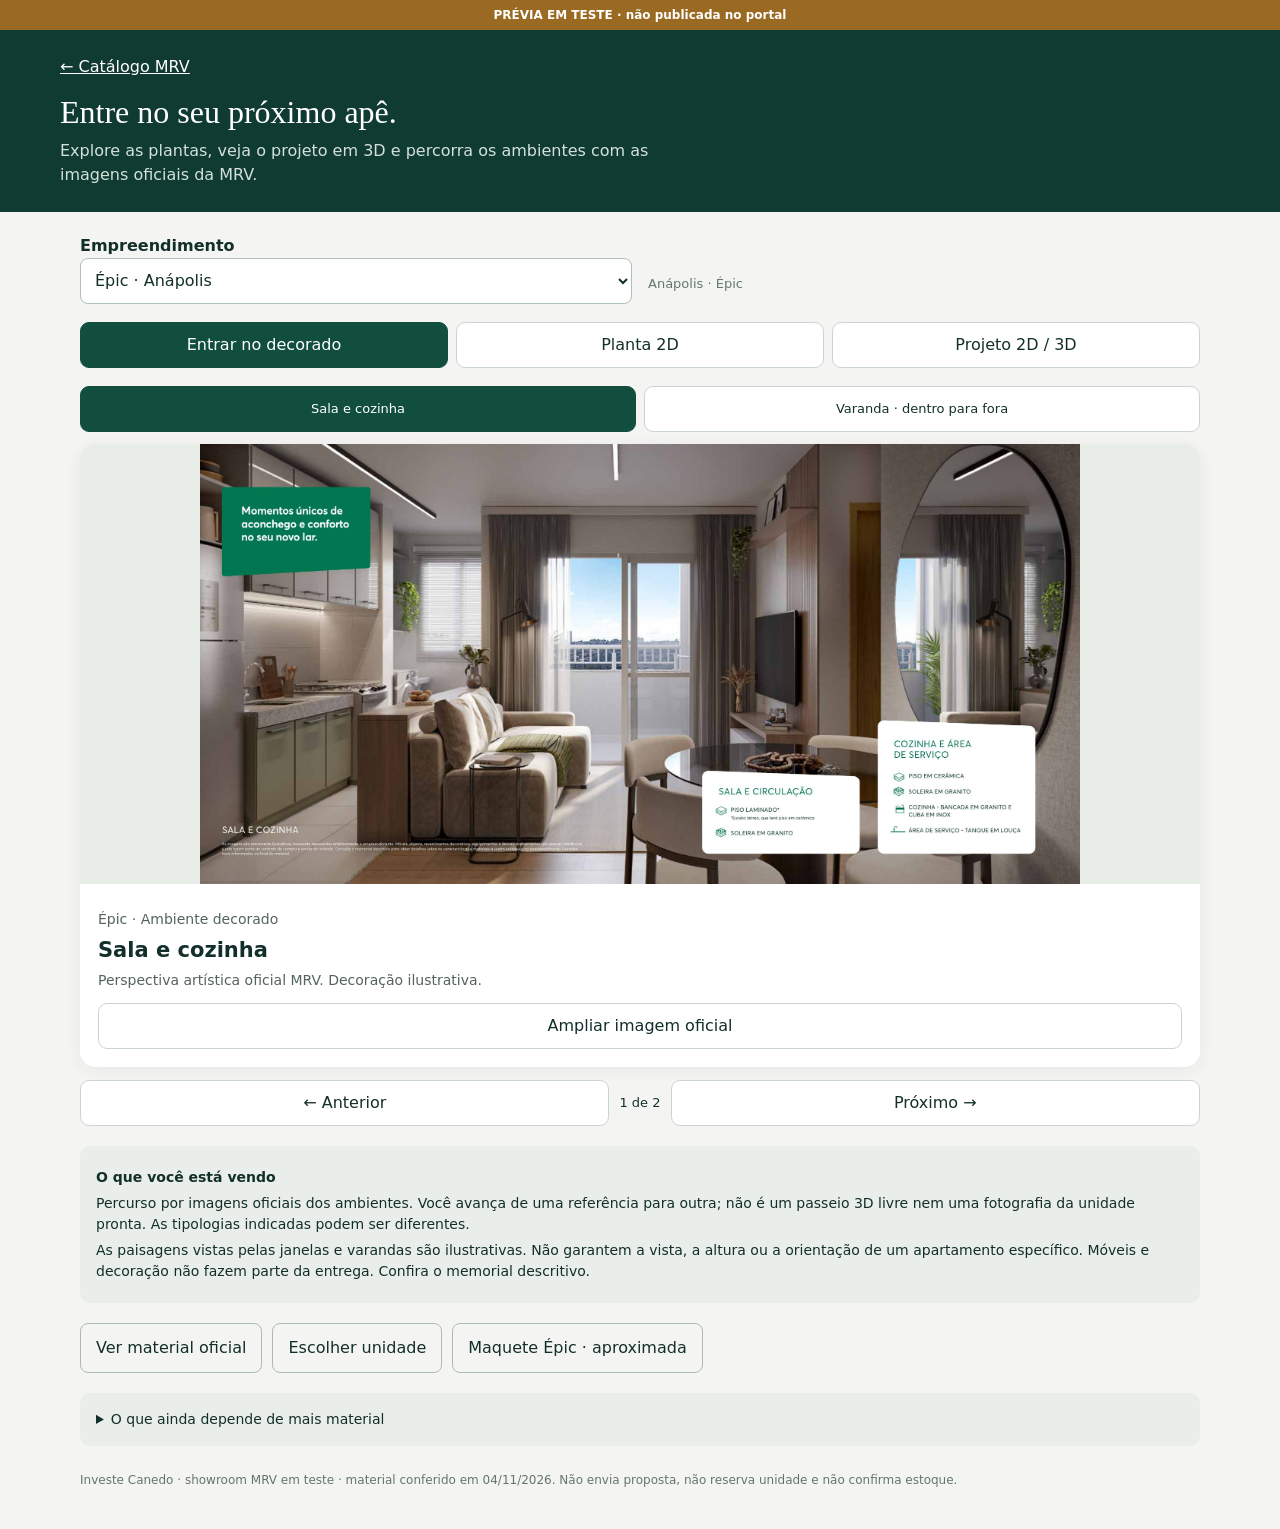
<file: ambientes.html>
<!doctype html><html lang="pt-BR"><head><meta charset="utf-8"><meta name="viewport" content="width=device-width,initial-scale=1"><meta name="description" content="Plantas e ambientes oficiais MRV. Showroom em teste Investe Canedo."><title>Showroom MRV | Investe Canedo · teste</title><style>
*{box-sizing:border-box}body{margin:0;background:#f4f5f3;color:#132f2a;font:16px/1.5 system-ui}a{color:inherit}button,select{font:inherit;min-height:46px}button{cursor:pointer;border:1px solid #cbd5d0;border-radius:9px;background:white;padding:10px 15px;color:inherit}button[aria-pressed=true],.primary{background:#124e3e;color:white;border-color:#124e3e}.test{background:#9b6a22;color:white;text-align:center;font-size:12px;padding:6px;font-weight:700}header{padding:25px 20px;background:#103b32;color:white}header .inner,main{max-width:1160px;margin:auto}header h1{font:400 32px/1.15 Georgia;margin:15px 0 8px}header p{max-width:600px;color:#d4e1da;margin:0}main{padding:22px 20px 40px}select{max-width:100%;width:100%;padding:10px;border:1px solid #aebfb5;border-radius:8px;background:white;color:inherit}label{font-weight:600}.filters{display:grid;gap:16px;grid-template-columns:1fr 1fr;align-items:end}.tabs{display:flex;flex-wrap:wrap;gap:8px;margin:18px 0}.tabs button{flex:1;white-space:nowrap}.stage{background:#fff;border-radius:15px;overflow:hidden;box-shadow:0 3px 15px #142c2510}.picture{background:#e9ede8;position:relative}.picture img{width:100%;height:440px;object-fit:contain;display:block}.picture.loading:after{content:'Carregando imagem oficial…';position:absolute;bottom:14px;left:14px;background:white;padding:8px;border-radius:5px;font-size:13px}.caption{padding:18px}.caption h2{margin:0 0 7px;font-size:21px;line-height:1.25}.caption p{margin:7px 0;color:#53645b;font-size:14px}.controls{display:flex;gap:10px;align-items:center;margin:13px 0}.controls button{flex:1}.controls span{white-space:nowrap;font-size:13px}.rooms{display:flex;gap:8px;flex-wrap:wrap;margin:12px 0}.rooms button{font-size:13px;flex:1}.note{padding:16px;background:#e9eeea;border-radius:10px;font-size:14px;margin:20px 0}.note p{margin:5px 0}.links{display:flex;flex-wrap:wrap;gap:10px}.links a{padding:12px 15px;border-radius:8px;border:1px solid #abbdb3;text-decoration:none;min-height:46px}.tour{margin:15px 0}.tour a{display:block;padding:15px;text-decoration:none;border-radius:10px;font-weight:600}.empty{padding:50px 20px;text-align:center}.empty h2{font-size:21px}.fullscreen{display:block;width:100%;margin-top:12px}.image-dialog{border:0;padding:0;background:#0c1713;max-width:100vw;width:100vw;max-height:100dvh;height:100dvh;color:white}.image-dialog::backdrop{background:#08100d}.image-dialog img{width:100%;height:calc(100dvh - 82px);object-fit:contain}.image-dialog button{position:fixed;top:12px;right:12px;background:#fff;color:#132f2a}.image-dialog p{padding:12px 20px;font-size:14px}.meta{font-size:13px;color:#65776b;margin:10px 0}.hidden{display:none!important}footer{font-size:12px;color:#64766b;margin-top:25px}@media(max-width:650px){header h1{font-size:29px}.filters{grid-template-columns:1fr;gap:8px}.picture img{height:310px}.tabs button{padding:10px 8px;font-size:14px}.rooms button{flex:1 0 44%}main{padding:18px 14px}.caption{padding:15px}}
</style></head><body><div class="test">PRÉVIA EM TESTE · não publicada no portal</div><header><div class="inner"><a href="./">← Catálogo MRV</a><h1>Entre no seu próximo apê.</h1><p>Explore as plantas, veja o projeto em 3D e percorra os ambientes com as imagens oficiais da MRV.</p></div></header><main><div class="filters"><div><label for="project">Empreendimento</label><select id="project"></select></div><div class="meta" id="location"></div></div><nav class="tabs" aria-label="Visualização"><button data-mode="rooms" aria-pressed="true">Entrar no decorado</button><button data-mode="plant" aria-pressed="false">Planta 2D</button><button data-mode="views" aria-pressed="false">Projeto 2D / 3D</button></nav><div id="tour" class="tour"></div><div id="interior" class="tour hidden"><a class="primary" href="golden-interior.html">Entrar no interior3D · Golden final06 · estudo</a></div><div id="roomnav" class="rooms"></div><article class="stage"><div class="picture" id="picture"><img id="visual" alt=""></div><div class="caption"><p id="type" class="meta"></p><h2 id="title"></h2><p id="note"></p><button class="fullscreen" id="enlarge">Ampliar imagem oficial</button></div></article><div class="controls"><button id="prev">← Anterior</button><span id="counter"></span><button id="next">Próximo →</button></div><div class="note"><p><b>O que você está vendo</b></p><p id="scope"></p><p>As paisagens vistas pelas janelas e varandas são ilustrativas. Não garantem a vista, a altura ou a orientação de um apartamento específico. Móveis e decoração não fazem parte da entrega. Confira o memorial descritivo.</p></div><div class="links"><a id="source" target="_blank" rel="noopener">Ver material oficial</a><a id="proposal" href="proposta.html">Escolher unidade</a><a id="model" href="epic3d.html" class="hidden">Maquete Épic · aproximada</a></div><details class="note"><summary>O que ainda depende de mais material</summary><p>Para caminhar livremente por um interior 3D: modelo BIM/3D liberado pela construtora ou tour360 oficial específico da tipologia. O Vert já tem um link de tour360 no material fornecido.</p><p>Para a vista real de dentro para fora: foto ou panorama da janela/varanda da unidade, com torre, apartamento, andar e direção identificados. Não substituir por paisagem gerada.</p><p>Este showroom ainda não inclui Gran Porto e Privilege com sequência interna completa. Terrazzo tem varanda e área privativa, mas falta a planta interna verificada e a sequência sala/quartos. Outros projetos mostram apenas os ambientes disponíveis no material conferido.</p></details><footer>Investe Canedo · showroom MRV em teste · material conferido em 04/11/2026. Não envia proposta, não reserva unidade e não confirma estoque.</footer></main><dialog class="image-dialog" id="dialog"><button id="close">Fechar ✕</button><img id="big" alt=""><p id="bigtitle"></p></dialog><script>
let data=[],mode='rooms',idx=0;const $=s=>document.querySelector(s);const names={epic:'EPIC ANAPOLIS',parma:'PARMA',essence:'ESSENCE',safira:'SAFIRA',vert:'VERT',golden:'GOLDEN VILLE',arcos:'ARCOS DO PLANALTO',aurora:'AURORA',terrazzo:'GRAN TERRAZZO'};function current(){return data.find(x=>x.id===$('#project').value)}function show(){const p=current(),items=p[mode],item=items[idx];$('#location').textContent=p.city+' · '+p.name;$('#tour').innerHTML=p.tour&&mode==='rooms'?'<a class="primary" target="_blank" rel="noopener" href="'+p.tour+'">Entrar no tour360 oficial do Vert ↗</a>':'';$('#model').classList.toggle('hidden',p.id!=='epic');$('#interior').classList.toggle('hidden',p.id!=='golden');$('#source').href=p.source;$('#proposal').href='proposta.html?produto='+encodeURIComponent(names[p.id]);$('#scope').textContent=mode==='rooms'?'Percurso por imagens oficiais dos ambientes. Você avança de uma referência para outra; não é um passeio 3D livre nem uma fotografia da unidade pronta. As tipologias indicadas podem ser diferentes.':'Plantas humanizadas e perspectivas oficiais, preservadas como referência. A imagem 3D estática não é uma maquete navegável. Confira a tipologia antes de aplicar a uma unidade.';$('#roomnav').replaceChildren();items.forEach((x,i)=>{const b=document.createElement('button');b.textContent=x.title;b.setAttribute('aria-pressed',i===idx);b.onclick=()=>{idx=i;show()};$('#roomnav').append(b)});$('#visual').classList.toggle('hidden',!item);$('#enlarge').disabled=!item;$('#prev').disabled=items.length<2;$('#next').disabled=items.length<2;$('#counter').textContent=items.length?`${idx+1} de ${items.length}`:'Sem imagem';if(item){$('#picture').classList.add('loading');$('#visual').onload=()=>$('#picture').classList.remove('loading');$('#visual').src=item.src;$('#visual').alt=p.name+' · '+item.title;$('#title').textContent=item.title;$('#note').textContent=item.note;$('#type').textContent=p.name+' · '+(mode==='rooms'?'Ambiente decorado':mode==='plant'?'Planta humanizada':'Implantação e perspectiva');}else{$('#picture').classList.remove('loading');$('#title').textContent='Planta interna ainda não conferida';$('#note').textContent='Não vamos usar a implantação do condomínio como se fosse a planta do apartamento.';$('#type').textContent=p.name;}document.querySelectorAll('[data-mode]').forEach(b=>b.setAttribute('aria-pressed',b.dataset.mode===mode));history.replaceState(null,'','?projeto='+p.id+'&modo='+mode)}$('#project').onchange=()=>{idx=0;show()};document.querySelectorAll('[data-mode]').forEach(b=>b.onclick=()=>{mode=b.dataset.mode;idx=0;show()});$('#next').onclick=()=>{idx=(idx+1)%current()[mode].length;show()};$('#prev').onclick=()=>{idx=(idx-1+current()[mode].length)%current()[mode].length;show()};$('#enlarge').onclick=()=>{$('#big').src=$('#visual').src;$('#big').alt=$('#visual').alt;$('#bigtitle').textContent=$('#visual').alt;$('#dialog').showModal()};$('#close').onclick=()=>$('#dialog').close();fetch('ambientes/projetos.json').then(r=>r.json()).then(d=>{data=d;d.forEach(x=>{const o=document.createElement('option');o.value=x.id;o.textContent=x.name+' · '+x.city;$('#project').append(o)});const q=new URLSearchParams(location.search);if(d.some(x=>x.id===q.get('projeto')))$('#project').value=q.get('projeto');if(['rooms','plant','views'].includes(q.get('modo')))mode=q.get('modo');show()});
</script></body></html>
</file>
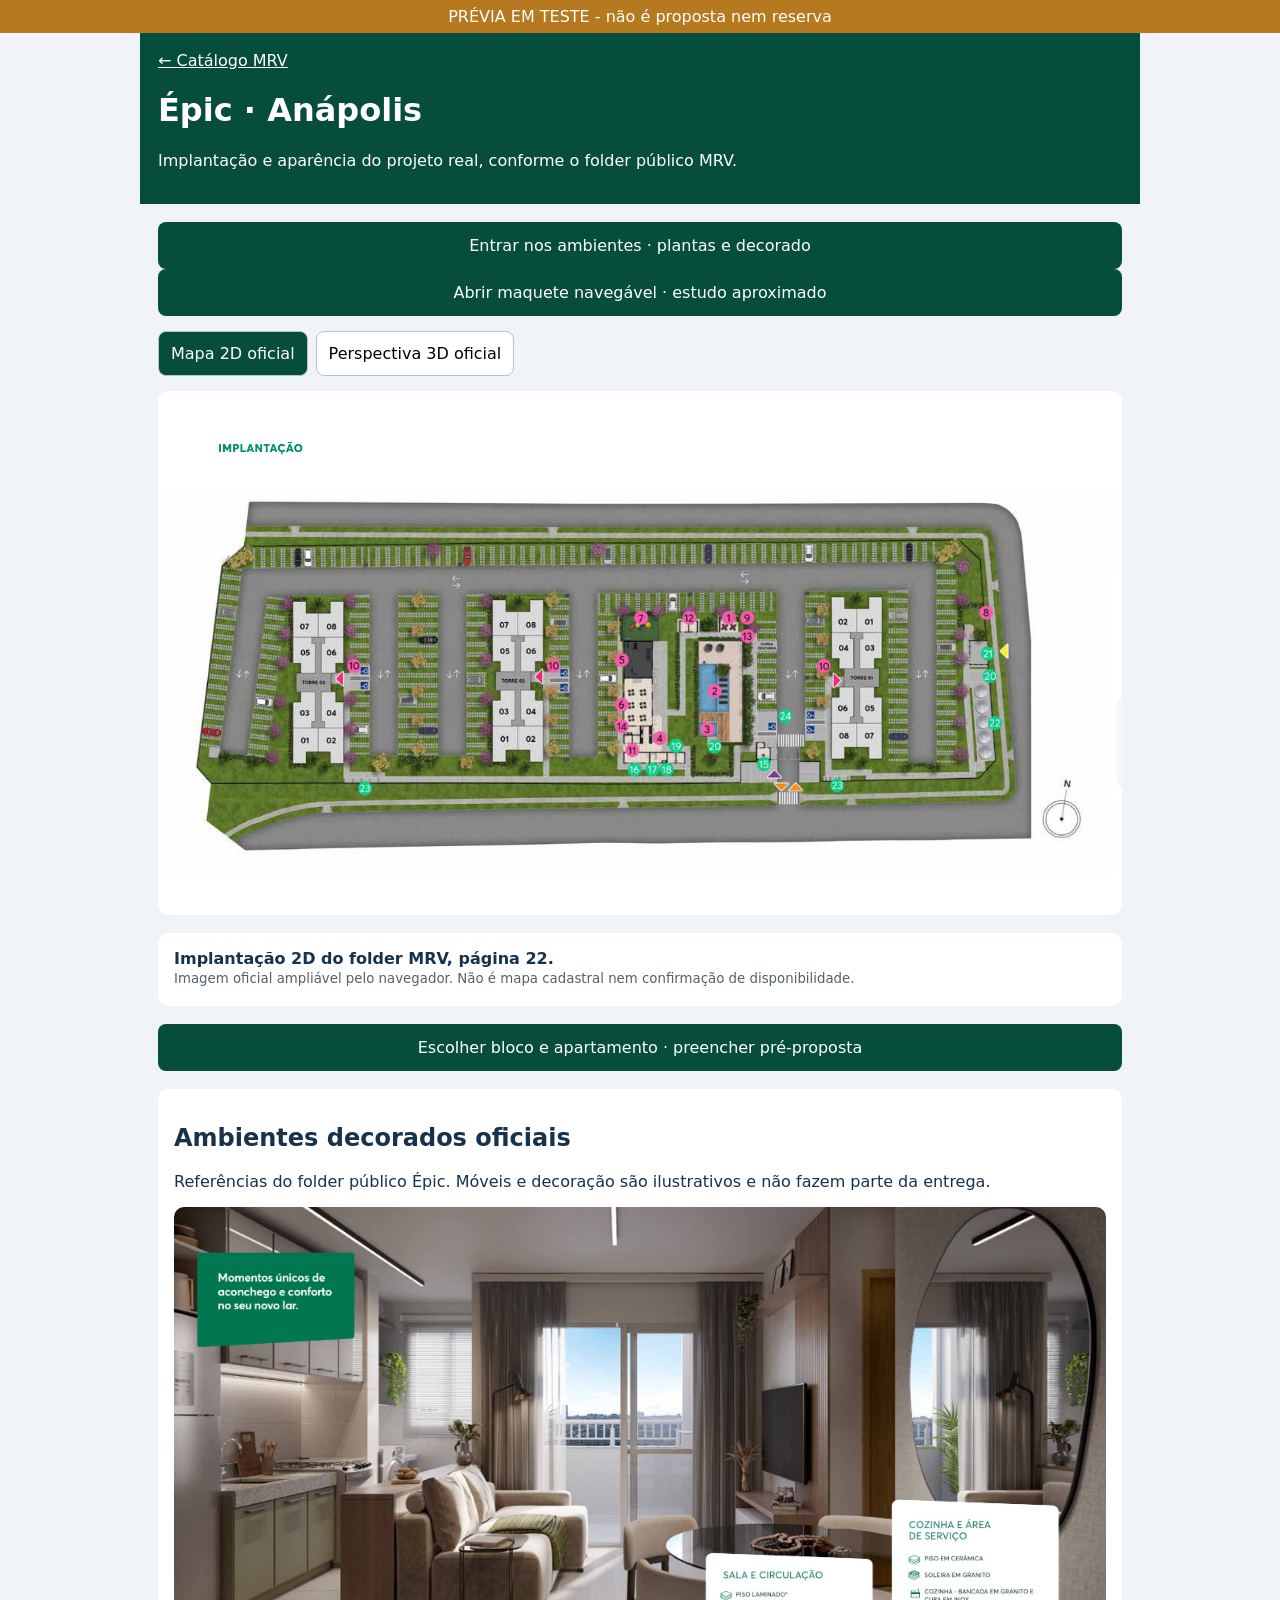
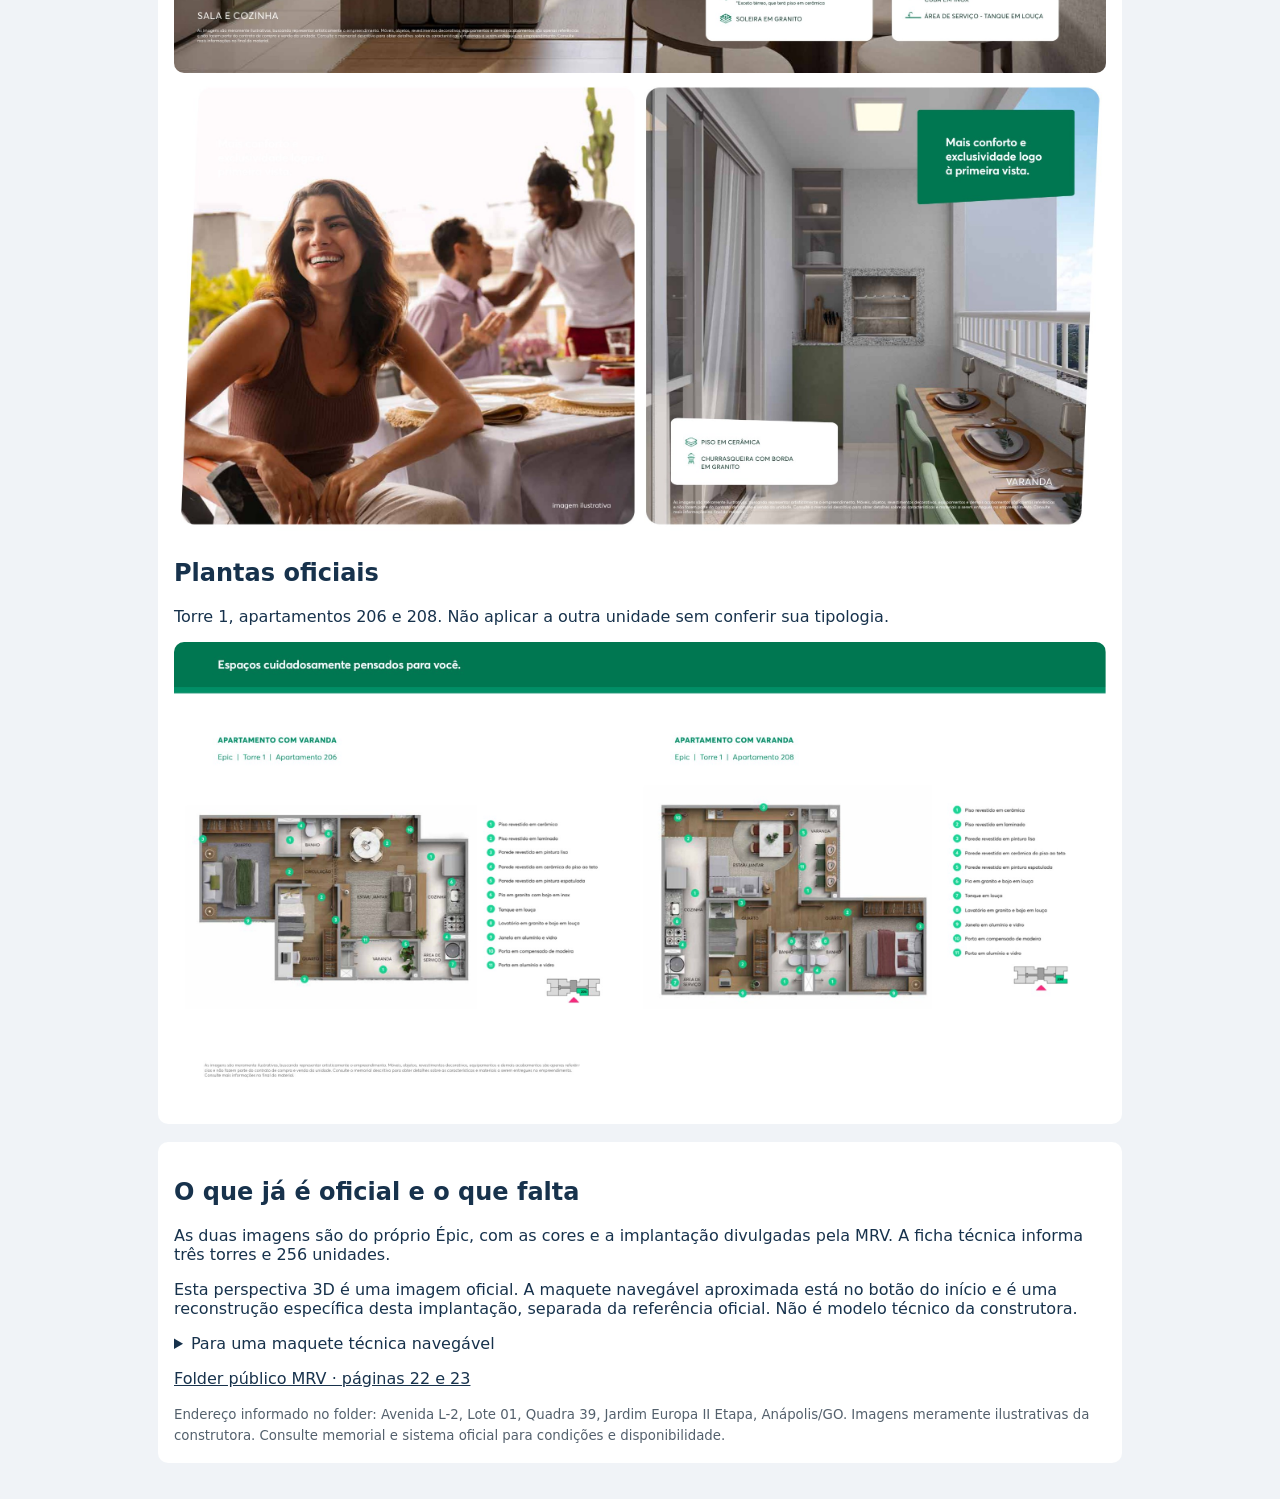
<file: epic.html>
<!doctype html><html lang="pt-BR"><meta charset="utf-8"><meta name="viewport" content="width=device-width, initial-scale=1"><title>Épic MRV - implantação oficial - teste</title><style>*{box-sizing:border-box}body{margin:0;background:#f0f3f7;color:#17324c;font:16px system-ui}header,main{max-width:1000px;margin:auto;padding:18px}header{background:#064e3b;color:white}a{color:inherit}.teste{background:#b7791f;color:white;text-align:center;padding:7px}button{padding:12px;border-radius:8px;border:1px solid #b3c6bf;background:white;font:inherit}button.active{background:#064e3b;color:white}nav{display:flex;gap:8px;margin:15px 0}img{display:block;width:100%;height:auto;background:white;border-radius:10px}.box{background:white;border-radius:10px;padding:16px;margin:18px 0}small{display:block;line-height:1.6;color:#54616d}input{width:100%}canvas{display:block;max-width:100%;margin:auto}.cta{display:block;background:#064e3b;padding:14px;border-radius:8px;color:white;text-align:center;text-decoration:none}summary{cursor:pointer}</style><div class="teste">PRÉVIA EM TESTE - não é proposta nem reserva</div><header><a href="./">← Catálogo MRV</a><h1>Épic · Anápolis</h1><p>Implantação e aparência do projeto real, conforme o folder público MRV.</p></header><main><a class="cta" href="ambientes.html?projeto=epic">Entrar nos ambientes · plantas e decorado</a><a class="cta" href="epic3d.html">Abrir maquete navegável · estudo aproximado</a><nav><button id="b2" class="active">Mapa 2D oficial</button><button id="b3">Perspectiva 3D oficial</button></nav><img id="implantacao" src="img/epic-implantacao-2d.jpg" alt="Implantação oficial do Épic, com três torres e norte"><div class="box"><b id="legenda">Implantação 2D do folder MRV, página 22.</b><small id="limite">Imagem oficial ampliável pelo navegador. Não é mapa cadastral nem confirmação de disponibilidade.</small></div><a class="cta" href="proposta.html?produto=EPIC%20ANAPOLIS">Escolher bloco e apartamento · preencher pré-proposta</a><div class="box"><h2>Ambientes decorados oficiais</h2><p>Referências do folder público Épic. Móveis e decoração são ilustrativos e não fazem parte da entrega.</p><a href="img/epic-decorado-sala.jpg" target="_blank"><img src="img/epic-decorado-sala.jpg" alt="Sala e cozinha decoradas do Épic, perspectiva oficial MRV"></a><a href="img/epic-decorado-varanda.jpg" target="_blank"><img src="img/epic-decorado-varanda.jpg" alt="Varanda decorada do Épic, perspectiva oficial MRV" loading="lazy"></a><h2>Plantas oficiais</h2><p>Torre 1, apartamentos 206 e 208. Não aplicar a outra unidade sem conferir sua tipologia.</p><a href="img/epic-plantas-varanda.jpg" target="_blank"><img src="img/epic-plantas-varanda.jpg" alt="Plantas oficiais dos apartamentos 206 e 208, torre 1 do Épic" loading="lazy"></a></div><div class="box"><h2>O que já é oficial e o que falta</h2><p>As duas imagens são do próprio Épic, com as cores e a implantação divulgadas pela MRV. A ficha técnica informa três torres e 256 unidades.</p><p>Esta perspectiva 3D é uma imagem oficial. A maquete navegável aproximada está no botão do início e é uma reconstrução específica desta implantação, separada da referência oficial. Não é modelo técnico da construtora.</p><details><summary>Para uma maquete técnica navegável</summary><p>Faltam pranchas arquitetônicas cotadas das torres, elevações/alturas e implantação georreferenciada. Sem isso, não dá para prometer posição exata das unidades ou sombras fiéis. O piloto mantém a referência oficial enquanto esses arquivos são obtidos.</p></details><p><a href="https://drive.google.com/file/d/1s0CUvzJely-74tFJIoNEX2CkR0CPgsRL/view?usp=drivesdk&authuser=papocerio%40gmail.com" target="_blank" rel="noopener">Folder público MRV · páginas 22 e 23</a></p><small>Endereço informado no folder: Avenida L-2, Lote 01, Quadra 39, Jardim Europa II Etapa, Anápolis/GO. Imagens meramente ilustrativas da construtora. Consulte memorial e sistema oficial para condições e disponibilidade.</small></div></main><script>
const im=document.querySelector('#implantacao'),b2=document.querySelector('#b2'),b3=document.querySelector('#b3');function modo(n){im.src=`img/epic-implantacao-${n}d.jpg`;im.alt=n===2?'Implantação oficial 2D Épic':'Perspectiva artística oficial 3D do Épic';b2.classList.toggle('active',n===2);b3.classList.toggle('active',n===3);document.querySelector('#legenda').textContent=n===2?'Implantação 2D do folder MRV, página 22.':'Perspectiva 3D oficial do folder MRV, página 23.';document.querySelector('#limite').textContent=n===2?'Imagem oficial ampliável pelo navegador. Não confirma disponibilidade.':'Cores e aparência da perspectiva oficial MRV. Imagem estática, não maquete navegável.'}b2.onclick=()=>modo(2);b3.onclick=()=>modo(3);
</script></html>
</file>
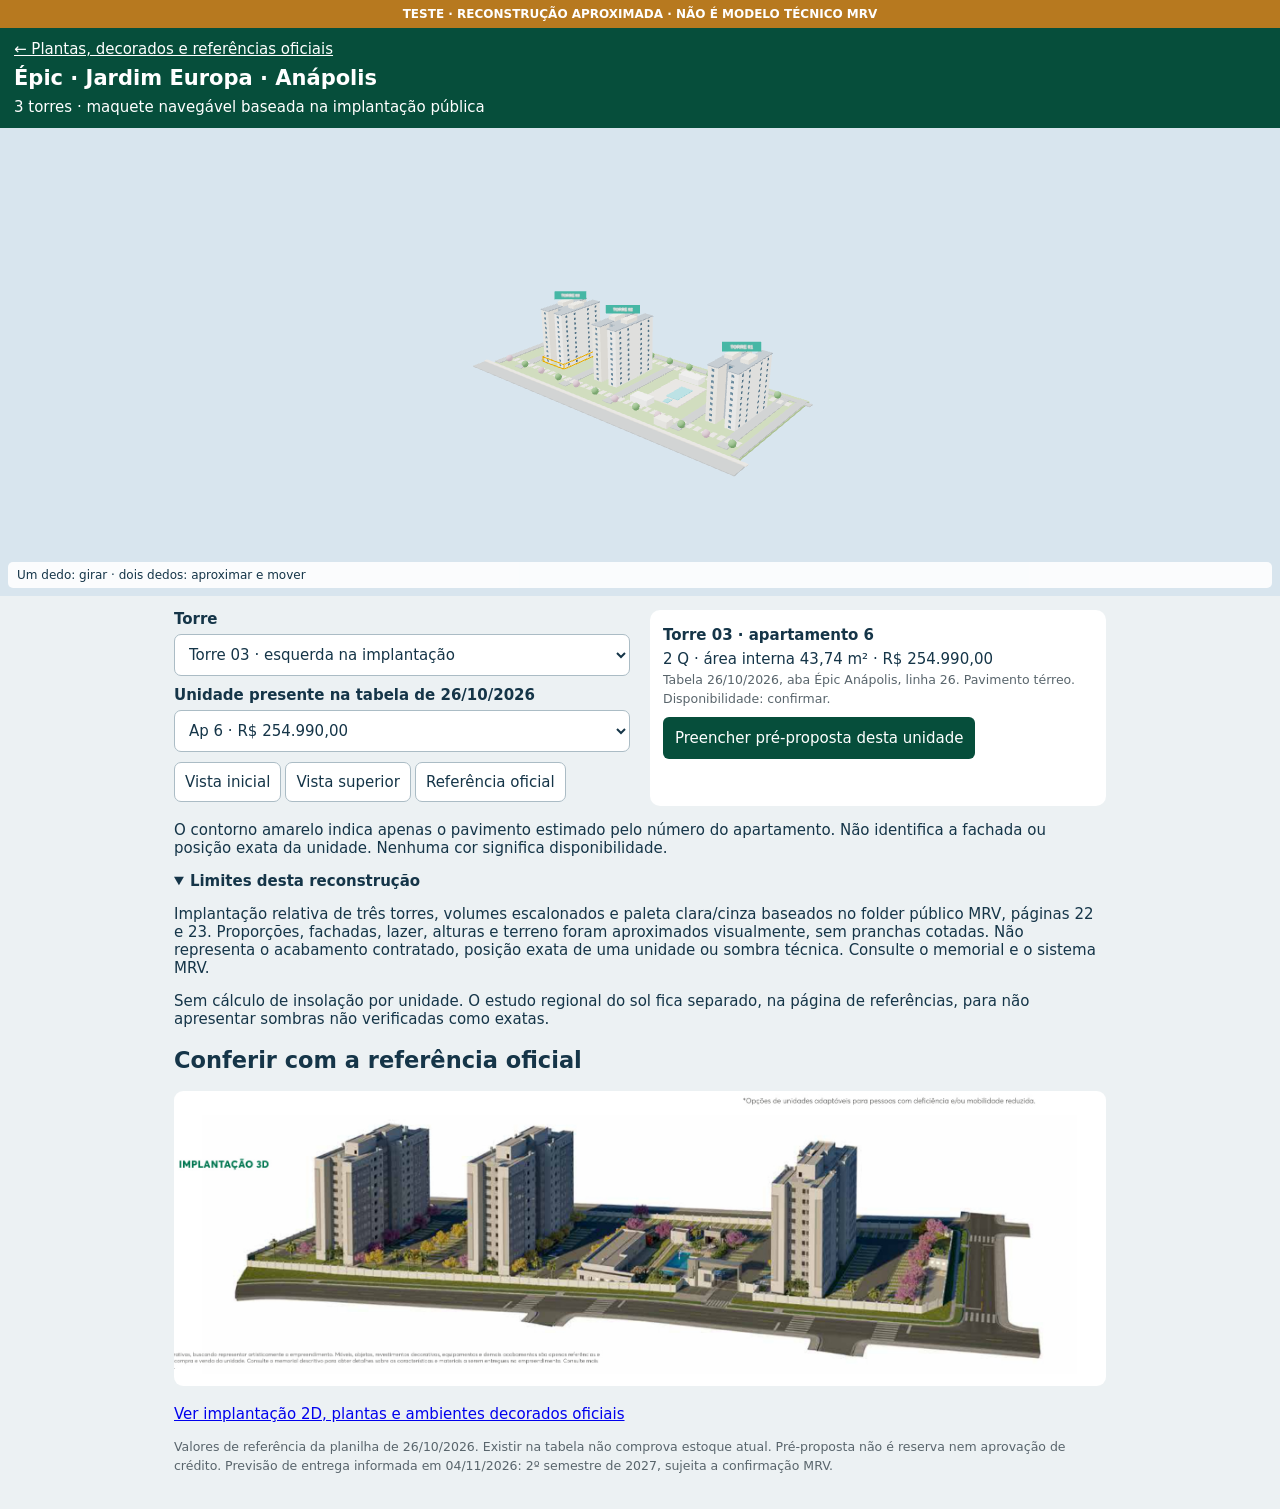
<file: epic3d.html>
<!doctype html><html lang="pt-BR"><meta charset="utf-8"><meta name="viewport" content="width=device-width,initial-scale=1,viewport-fit=cover"><meta name="robots" content="noindex"><title>Épic · maquete navegável em estudo</title><style>*{box-sizing:border-box}body{margin:0;background:#ecf1f3;color:#153548;font:15px system-ui}header{padding:12px 14px;background:#064e3b;color:white}header a{color:white}h1{font-size:21px;margin:8px 0}.tag{background:#b7791f;color:white;text-align:center;padding:7px;font-weight:600;font-size:12px}#view{position:relative;height:52vh;min-height:340px;max-height:620px;background:#d8e5ee}canvas{display:block;width:100%;height:100%;touch-action:none}#hint{position:absolute;bottom:8px;left:8px;right:8px;background:#ffffffe0;padding:6px 9px;border-radius:5px;font-size:12px;pointer-events:none}.controls,article{max-width:960px;margin:14px auto;padding:0 14px}label{display:block;font-weight:600;margin-bottom:6px}select,button{font:inherit;padding:10px;border:1px solid #abbcc5;border-radius:7px;background:white;color:#153548}select{width:100%;margin-bottom:10px}button{cursor:pointer;margin:0 4px 4px 0}#ficha{background:white;padding:13px;border-radius:10px;line-height:1.6}.cta{display:inline-block;background:#064e3b;color:white;padding:9px 12px;border-radius:6px;text-decoration:none;margin-top:8px}small{display:block;color:#59656c;line-height:1.5}article{padding-bottom:20px}article img{width:100%;background:white;border-radius:9px}#error{display:none;padding:18px;background:#fff8dc}details{margin:14px 0}summary{font-weight:650;cursor:pointer}@media(min-width:800px){.controls{display:grid;grid-template-columns:1fr 1fr;gap:20px}}@media(max-width:600px){body{padding-bottom:calc(100px + env(safe-area-inset-bottom,0px))}header{padding:7px 12px}header h1{font-size:19px;margin:4px 0}header p{font-size:11px;margin:3px 0}.test,.tag{padding:3px;font-size:10px}#view{height:60vh;height:60svh;min-height:390px;max-height:620px}main{padding:10px}.rooms{gap:4px;margin:7px 0}.rooms button,button{font-size:12px;padding:7px 6px;min-height:44px}.controls{margin:8px auto;padding:0 10px}.hint,#hint{font-size:10px;padding:5px}.movement{gap:5px}}
</style><div class="tag">TESTE · RECONSTRUÇÃO APROXIMADA · NÃO É MODELO TÉCNICO MRV</div><header><a href="epic.html">← Plantas, decorados e referências oficiais</a><h1>Épic · Jardim Europa · Anápolis</h1><div>3 torres · maquete navegável baseada na implantação pública</div></header><div id="view"><div id="hint">Um dedo: girar · dois dedos: aproximar e mover</div></div><div id="error">Não foi possível abrir o 3D neste navegador. <a href="epic.html">Ver implantação e perspectivas oficiais</a>.</div><main class="controls"><div><label for="torre">Torre</label><select id="torre"><option value="03">Torre 03 · esquerda na implantação</option><option value="02">Torre 02 · centro</option><option value="01">Torre 01 · direita</option></select><label for="unidade">Unidade presente na tabela de 26/10/2026</label><select id="unidade"></select><button id="frente">Vista inicial</button><button id="topo">Vista superior</button><button id="referencia">Referência oficial</button></div><div id="ficha">Carregando tabela…</div></main><article><p>O contorno amarelo indica apenas o pavimento estimado pelo número do apartamento. Não identifica a fachada ou posição exata da unidade. Nenhuma cor significa disponibilidade.</p><details open><summary>Limites desta reconstrução</summary><p>Implantação relativa de três torres, volumes escalonados e paleta clara/cinza baseados no folder público MRV, páginas 22 e 23. Proporções, fachadas, lazer, alturas e terreno foram aproximados visualmente, sem pranchas cotadas. Não representa o acabamento contratado, posição exata de uma unidade ou sombra técnica. Consulte o memorial e o sistema MRV.</p><p>Sem cálculo de insolação por unidade. O estudo regional do sol fica separado, na página de referências, para não apresentar sombras não verificadas como exatas.</p></details><h2>Conferir com a referência oficial</h2><img id="foto" src="img/epic-implantacao-3d.jpg" alt="Implantação artística oficial do Épic MRV"><p><a href="epic.html">Ver implantação 2D, plantas e ambientes decorados oficiais</a></p><small>Valores de referência da planilha de 26/10/2026. Existir na tabela não comprova estoque atual. Pré-proposta não é reserva nem aprovação de crédito. Previsão de entrega informada em 04/11/2026: 2º semestre de 2027, sujeita a confirmação MRV.</small></article><script type="module">
import * as T from './vendor/three.module-V7ASZNKV.js';
import {OrbitControls} from './vendor/OrbitControls-4EM7FTJS.js';
const box=document.querySelector('#view');let ren;
try{ren=new T.WebGLRenderer({antialias:true});}catch(e){document.querySelector('#error').style.display='block';throw e}
ren.setPixelRatio(Math.min(devicePixelRatio,2));ren.setClearColor(0xd8e5ee);ren.outputColorSpace=T.SRGBColorSpace;ren.toneMapping=T.ACESFilmicToneMapping;ren.toneMappingExposure=1.3;box.prepend(ren.domElement);
const scene=new T.Scene(),cam=new T.PerspectiveCamera(43,1,.1,1200),ctl=new OrbitControls(cam,ren.domElement);ctl.enableDamping=true;ctl.minDistance=45;ctl.maxDistance=450;ctl.maxPolarAngle=Math.PI*.49;ctl.target.set(0,10,0);
scene.add(new T.AmbientLight(0xffffff,1.7),new T.HemisphereLight(0xffffff,0x98a1a8,1.2));const light=new T.DirectionalLight(0xffffff,2.1);light.position.set(-70,150,80);scene.add(light);
const mat=c=>new T.MeshStandardMaterial({color:c,roughness:.9});const cream=mat(0xe5dfd0),white=mat(0xf0eee8),gray=mat(0x8b969f),glass=mat(0x536b7a),grass=mat(0x97b27c),road=mat(0x9c9fa0),walk=mat(0xd4cec0),pool=mat(0x66bdca);
function cube(w,h,d,x,y,z,m,parent=scene){const o=new T.Mesh(new T.BoxGeometry(w,h,d),m);o.position.set(x,y,z);parent.add(o);return o}
cube(154,1,67,0,-1,0,grass);cube(163,.35,8,0,-.4,39,road);cube(164,.4,2,0,-.1,34,walk);cube(160,.4,3,0,-.1,-29,road);cube(4,.4,63,-75,-.1,0,road);cube(4,.4,63,75,-.1,0,road);
for(const x of [-61,-27,3,43,67])cube(5,.3,58,x,-.15,0,road);
const buildings={};const configs=[['03',-48,11],['02',-11,11],['01',57,10]];
for(const [id,x,levels] of configs){const g=new T.Group();g.position.set(x,0,0);scene.add(g);buildings[id]={g,levels,x};const H=levels*2.7;
 // H-shaped footprint: side wings joined by a central circulation volume.
 cube(5.2,H,29,-5,H/2,0,cream,g);cube(5.2,H,29,5,H/2,0,white,g);cube(5.5,H,15,0,H/2,0,gray,g);
 for(let f=0;f<levels;f++){const y=1.2+f*2.7;for(const z of [-11,-5,5,11]){for(const side of [-1,1]){cube(.08,1.15,1.25,side*7.64,y,z,glass,g);cube(1.3,1.15,.08,side*4.9,y,z>0?14.54:-14.54,glass,g)}}for(const z of [-7.6,7.6])cube(2.4,1.4,.15,0,y,z,glass,g)}
 cube(5.6,.45,29.4,-5,H+.22,0,gray,g);cube(5.6,.45,29.4,5,H+.22,0,gray,g);cube(4,2.4,8,-4,H+1.2,0,cream,g);cube(4,2.4,8,4,H+1.2,0,cream,g);
 const cv=document.createElement('canvas');cv.width=256;cv.height=64;const c=cv.getContext('2d');c.fillStyle='#064e3b';c.fillRect(0,0,256,64);c.fillStyle='#ffffff';c.font='bold 30px sans-serif';c.textAlign='center';c.fillText('TORRE '+id,128,43);const sp=new T.Sprite(new T.SpriteMaterial({map:new T.CanvasTexture(cv),depthTest:false}));sp.scale.set(17,4.25,1);sp.position.set(0,H+6,0);g.add(sp);
}
// Leisure volume between towers 02 and 01, not a cadastral reconstruction.
cube(19,.4,25,23,-.1,0,walk);cube(7,.3,13,25,.25,0,pool);cube(3,.3,4,25,.25,10,pool);cube(12,3,6,21,1.5,-16,white);cube(10,3,6,16,1.5,18,white);cube(7,3.2,5,37,1.6,29,cream);
const treeMat=mat(0x6d9764),pinkMat=mat(0xbda0ad);for(let i=0;i<23;i++){const x=-70+i*6.4,z=i%2?-25:27;const o=new T.Mesh(new T.SphereGeometry(1.8,8,6),i%4?treeMat:pinkMat);o.position.set(x,2.2,z);scene.add(o)}
for(let x=-69;x<73;x+=4){for(const z of [-23,23])cube(2.5,.11,4,x,.15,z,walk)}
const outline=new T.Box3Helper(new T.Box3(),0xe8ad00);scene.add(outline);outline.visible=false;let rows=[];const ts=document.querySelector('#torre'),us=document.querySelector('#unidade');const fmt=v=>Number(v).toLocaleString('pt-BR',{style:'currency',currency:'BRL'});
fetch('unidades.json?v=3').then(r=>r.json()).then(d=>{rows=d['EPIC ANAPOLIS'];lista()}).catch(()=>document.querySelector('#ficha').textContent='Tabela indisponível. Consulte a referência oficial.');
function lista(){us.replaceChildren();rows.filter(r=>r.bloco===ts.value).forEach(r=>us.add(new Option(`Ap ${r.apto} · ${fmt(r.valor)}`,r.apto)));selecionar()}
function selecionar(){const r=rows.find(r=>r.bloco===ts.value&&r.apto===us.value);if(!r)return;const b=buildings[r.bloco],p=Math.floor(Number(r.apto)/100),y=Math.min(p,b.levels-1)*2.7;outline.box.set(new T.Vector3(b.x-8.2,y,-15.2),new T.Vector3(b.x+8.2,y+2.7,15.2));outline.visible=true;const f=document.querySelector('#ficha');f.replaceChildren();const title=document.createElement('strong');title.textContent=`Torre ${r.bloco} · apartamento ${r.apto}`;f.append(title,document.createElement('br'));const d=document.createElement('div');d.textContent=`${r.tipo} · área interna ${r.area.toLocaleString('pt-BR')} m² · ${fmt(r.valor)}`;f.append(d);const sm=document.createElement('small');sm.textContent=`Tabela 26/10/2026, aba Épic Anápolis, linha ${r.linha}. Pavimento ${p===0?'térreo':p+' (estimado pela numeração)'}. Disponibilidade: confirmar.`;f.append(sm);const a=document.createElement('a');a.className='cta';a.textContent='Preencher pré-proposta desta unidade';a.href='proposta.html?produto=EPIC%20ANAPOLIS&bloco='+r.bloco+'&apto='+r.apto;f.append(a)}
ts.onchange=lista;us.onchange=selecionar;document.querySelector('#frente').onclick=()=>{cam.position.set(174,130,213);ctl.target.set(0,10,0);ctl.update()};document.querySelector('#topo').onclick=()=>{cam.position.set(0,215,1);ctl.target.set(0,0,0);ctl.update()};document.querySelector('#referencia').onclick=()=>document.querySelector('#foto').scrollIntoView({behavior:'smooth',block:'center'});cam.position.set(174,130,213);function resize(){ren.setSize(box.clientWidth,box.clientHeight);cam.aspect=box.clientWidth/box.clientHeight;cam.updateProjectionMatrix()}new ResizeObserver(resize).observe(box);resize();function animate(){requestAnimationFrame(animate);ctl.update();ren.render(scene,cam)}animate();
</script></html>
</file>
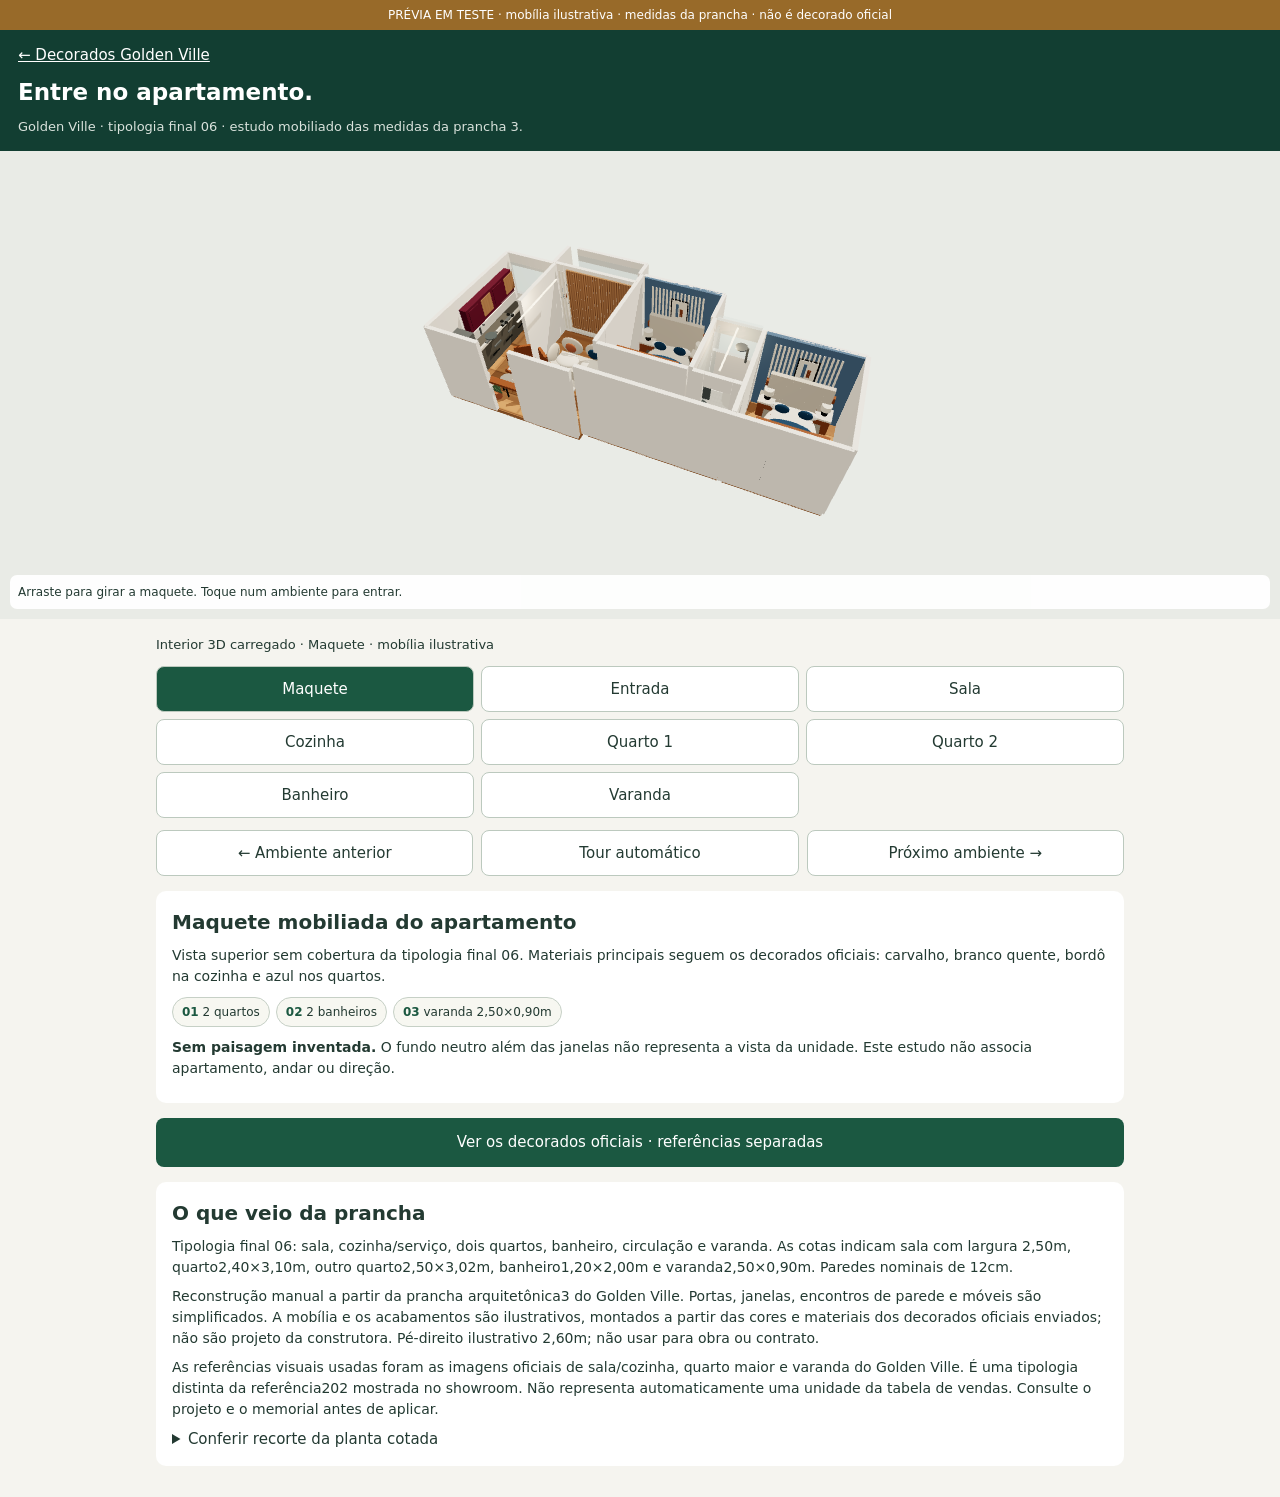
<file: golden-interior.html>
<!doctype html><html lang="pt-BR"><meta charset="utf-8"><meta name="viewport" content="width=device-width,initial-scale=1"><title>Golden Ville · interior 3D final 06 · teste</title><style>*{box-sizing:border-box}body{margin:0;background:#f5f4ef;color:#233a32;font:15px/1.5 system-ui}.test{padding:6px;background:#986a29;color:white;text-align:center;font-size:12px}header{padding:14px 18px;background:#123e32;color:white}header a{color:white}h1{font-size:23px;margin:8px 0}header p{margin:0;color:#d9e2dc;font-size:13px}#view{height:52vh;min-height:360px;position:relative;background:#e4e9e5}canvas{display:block;width:100%;height:100%;touch-action:none}.hint{position:absolute;bottom:10px;left:10px;right:10px;background:#ffffffed;padding:8px;border-radius:7px;font-size:12px}main{max-width:1000px;margin:auto;padding:16px}button{font:inherit;min-height:46px;border:1px solid #bcc9be;border-radius:8px;background:white;padding:10px 12px;color:inherit;cursor:pointer}button.active{background:#1b5841;color:white}.rooms{display:grid;grid-template-columns:repeat(3,1fr);gap:7px;margin:12px 0}.movement{display:flex;gap:8px}.movement button{flex:1}article{background:white;padding:16px;border-radius:10px;margin:15px 0}article h2{font-size:20px;margin:0 0 8px}article p{margin:8px 0;font-size:14px}.facts{display:flex;flex-wrap:wrap;gap:6px;margin:10px 0}.facts span{border:1px solid #c6d0c6;border-radius:999px;padding:5px 9px;background:#f7f7f1;font-size:12px}.facts b{color:#1b5841}img{width:100%;height:auto}a{color:#1a5841}#status{font-size:13px}.cta{display:block;text-align:center;padding:13px;background:#1b5841;color:white;text-decoration:none;border-radius:8px}@media(max-width:400px){.rooms button{font-size:13px;padding:9px 4px}}@media(max-width:600px){body{padding-bottom:calc(100px + env(safe-area-inset-bottom,0px))}header{padding:7px 12px}header h1{font-size:19px;margin:4px 0}header p{font-size:11px;margin:3px 0}.test,.tag{padding:3px;font-size:10px}#view{height:60vh;height:60svh;min-height:390px;max-height:620px}main{padding:10px}.rooms{gap:4px;margin:7px 0}.rooms button,button{font-size:12px;padding:7px 6px;min-height:44px}.controls{margin:8px auto;padding:0 10px}.hint,#hint{font-size:10px;padding:5px}.movement{gap:5px}}
</style><div class="test">PRÉVIA EM TESTE · mobília ilustrativa · medidas da prancha · não é decorado oficial</div><header><a href="ambientes.html?projeto=golden">← Decorados Golden Ville</a><h1>Entre no apartamento.</h1><p>Golden Ville · tipologia final 06 · estudo mobiliado das medidas da prancha 3.</p></header><div id="view"><div class="hint" id="hint">Arraste para girar a maquete. Toque num ambiente para entrar.</div></div><main><div id="status" role="status">Preparando o interior 3D…</div><div class="rooms" id="rooms"></div><div class="movement"><button id="prev">← Ambiente anterior</button><button id="tour">Tour automático</button><button id="next">Próximo ambiente →</button></div><article><h2 id="roomname">Maquete do apartamento</h2><p id="roomdesc">Vista superior sem cobertura para entender a distribuição e a escala dos móveis.</p><div class="facts" id="roomfacts"></div><p><b>Sem paisagem inventada.</b> O fundo neutro além das janelas não representa a vista da unidade. Este estudo não associa apartamento, andar ou direção.</p></article><a class="cta" href="ambientes.html?projeto=golden">Ver os decorados oficiais · referências separadas</a><article><h2>O que veio da prancha</h2><p>Tipologia final 06: sala, cozinha/serviço, dois quartos, banheiro, circulação e varanda. As cotas indicam sala com largura 2,50m, quarto2,40×3,10m, outro quarto2,50×3,02m, banheiro1,20×2,00m e varanda2,50×0,90m. Paredes nominais de 12cm.</p><p>Reconstrução manual a partir da prancha arquitetônica3 do Golden Ville. Portas, janelas, encontros de parede e móveis são simplificados. A mobília e os acabamentos são ilustrativos, montados a partir das cores e materiais dos decorados oficiais enviados; não são projeto da construtora. Pé-direito ilustrativo 2,60m; não usar para obra ou contrato.</p><p>As referências visuais usadas foram as imagens oficiais de sala/cozinha, quarto maior e varanda do Golden Ville. É uma tipologia distinta da referência202 mostrada no showroom. Não representa automaticamente uma unidade da tabela de vendas. Consulte o projeto e o memorial antes de aplicar.</p><details><summary>Conferir recorte da planta cotada</summary><a href="ambientes/golden-prancha-final06.png" target="_blank"><img src="ambientes/golden-prancha-final06.png" alt="Prancha Golden Ville final 06 com medidas de sala quartos banheiro e varanda"></a></details></article></main><script type="module">
import * as T from './vendor/three.module-V7ASZNKV.js';
import {OrbitControls} from './vendor/OrbitControls-4EM7FTJS.js';

const el=document.querySelector('#view'),scene=new T.Scene();
scene.background=new T.Color('#e9ebe6');
const camera=new T.PerspectiveCamera(66,1,.04,100),renderer=new T.WebGLRenderer({antialias:true});
renderer.setPixelRatio(Math.min(devicePixelRatio,2));
renderer.outputColorSpace=T.SRGBColorSpace;
renderer.toneMapping=T.ACESFilmicToneMapping;
renderer.toneMappingExposure=1.12;
renderer.shadowMap.enabled=true;
renderer.shadowMap.type=T.PCFSoftShadowMap;
renderer.setSize(el.clientWidth,el.clientHeight);
el.prepend(renderer.domElement);
const controls=new OrbitControls(camera,renderer.domElement);
controls.enableDamping=true;
controls.enablePan=false;

scene.add(new T.HemisphereLight(0xfffbf2,0xb6aa9b,1.9));
const sun=new T.DirectionalLight(0xfff2df,2.4);
sun.position.set(3,8,-4);
sun.castShadow=true;
sun.shadow.mapSize.set(2048,2048);
sun.shadow.camera.left=-8;sun.shadow.camera.right=8;sun.shadow.camera.top=8;sun.shadow.camera.bottom=-8;sun.shadow.bias=-.0004;
scene.add(sun);
const warm=new T.PointLight(0xffdfb2,1.1,8);warm.position.set(2.2,2.45,2.9);scene.add(warm);
const warm2=new T.PointLight(0xffdfb2,.8,7);warm2.position.set(7.5,2.35,2.3);scene.add(warm2);

function canvasTexture(draw,w=256,h=256,rx=1,ry=1){const c=document.createElement('canvas');c.width=w;c.height=h;draw(c.getContext('2d'),w,h);const t=new T.CanvasTexture(c);t.colorSpace=T.SRGBColorSpace;t.wrapS=t.wrapT=T.RepeatWrapping;t.repeat.set(rx,ry);return t}
const floorTex=canvasTexture((x,w,h)=>{x.fillStyle='#a97848';x.fillRect(0,0,w,h);for(let y=0;y<h;y+=42){x.fillStyle=y%84?'#b88455':'#996a40';x.fillRect(0,y,w,40);x.fillStyle='#6f492b';x.fillRect(0,y,w,2);for(let i=0;i<9;i++){x.strokeStyle='rgba(78,43,22,.18)';x.beginPath();x.moveTo(0,y+6+i*4);x.bezierCurveTo(60,y+i*5,150,y+15-i*3,w,y+5+i*4);x.stroke()}for(let j=0;j<w;j+=96)x.fillRect(j+(y%84?35:0),y,2,40)}});
const oakTex=canvasTexture((x,w,h)=>{x.fillStyle='#b98b61';x.fillRect(0,0,w,h);for(let i=0;i<46;i++){x.strokeStyle=i%2?'rgba(83,48,25,.24)':'rgba(235,199,157,.24)';x.lineWidth=1+Math.random()*2;x.beginPath();x.moveTo(i*7,0);x.bezierCurveTo(i*7+18,60,i*7-20,150,i*7+12,h);x.stroke()}});
const fabricTex=canvasTexture((x,w,h)=>{x.fillStyle='#c9c1b4';x.fillRect(0,0,w,h);for(let i=0;i<w;i+=4){x.fillStyle=i%8?'#bdb4a7':'#d8d1c5';x.fillRect(i,0,1,h);x.fillRect(0,i,w,1)}},256,256,3,3);
const rugTex=canvasTexture((x,w,h)=>{x.fillStyle='#d7d0c3';x.fillRect(0,0,w,h);for(let i=0;i<h;i+=8){x.fillStyle=i%16?'#cfc6b8':'#e4ded2';x.fillRect(0,i,w,2)}});
const tileTex=canvasTexture((x,w,h)=>{x.fillStyle='#dfddd5';x.fillRect(0,0,w,h);for(let i=0;i<=w;i+=64){x.fillStyle='#bab7ae';x.fillRect(i,0,2,h);x.fillRect(0,i,w,2)}},256,256,3,3);
const slatTex=canvasTexture((x,w,h)=>{x.fillStyle='#8b613e';x.fillRect(0,0,w,h);for(let i=0;i<w;i+=18){x.fillStyle='#b98b61';x.fillRect(i,0,9,h);x.fillStyle='#5d3b24';x.fillRect(i+9,0,3,h)}},256,256,2,1);
function mat(color,o={}){return new T.MeshStandardMaterial({color,roughness:.78,...o})}
const M={
 floor:mat('#ffffff',{map:floorTex,roughness:.72}),tile:mat('#ffffff',{map:tileTex,roughness:.64}),wall:mat('#f2eee7',{roughness:.96}),accent:mat('#58748f',{roughness:.9}),trim:mat('#8a5b3a',{map:oakTex,roughness:.65}),wood:mat('#c09467',{map:oakTex,roughness:.66}),slat:mat('#ffffff',{map:slatTex,roughness:.72}),burgundy:mat('#642033',{roughness:.58}),taupe:mat('#5e5a52',{roughness:.66}),stone:mat('#d8d0c2',{roughness:.42}),cloth:mat('#ffffff',{map:fabricTex,roughness:.92}),linen:mat('#e5dfd2',{roughness:.95}),blue:mat('#244763',{roughness:.88}),white:mat('#f4f2ea',{roughness:.74}),black:mat('#242523',{roughness:.45,metalness:.2}),steel:mat('#aeb4b4',{roughness:.28,metalness:.72}),glass:mat('#bfd5d8',{transparent:true,opacity:.28,roughness:.08,metalness:.05}),mirror:mat('#b9c8c9',{roughness:.08,metalness:.8}),green:mat('#567052',{roughness:.9}),terra:mat('#a96542',{roughness:.84}),rug:mat('#ffffff',{map:rugTex,roughness:1}),light:mat('#fff3d5',{emissive:'#ffe0a1',emissiveIntensity:1.3})};
function box(x,y,z,w,h,d,m=M.wall,p=scene){const o=new T.Mesh(new T.BoxGeometry(w,h,d),m);o.position.set(x,y,z);o.castShadow=true;o.receiveShadow=true;p.add(o);return o}
function cyl(x,y,z,r,h,m=M.wood,p=scene,seg=32){const o=new T.Mesh(new T.CylinderGeometry(r,r,h,seg),m);o.position.set(x,y,z);o.castShadow=true;o.receiveShadow=true;p.add(o);return o}
function soft(x,y,z,w,h,d,m=M.cloth,p=scene){const o=new T.Mesh(new T.SphereGeometry(1,24,16),m);o.scale.set(w/2,h/2,d/2);o.position.set(x,y,z);o.castShadow=true;o.receiveShadow=true;p.add(o);return o}
function floor(x1,z1,x2,z2,mt='floor'){box((x1+x2)/2,-.06,(z1+z2)/2,x2-x1,.12,z2-z1,M[mt])}
floor(0,1,4.22,4.87);floor(1.72,0,4.22,.9,'tile');floor(4.38,.55,6.78,3.65);floor(4.38,3.77,8.1,4.67);floor(6.9,1.65,8.1,3.65,'tile');floor(8.22,1.65,10.72,4.67);

const walls=[];
function wall(x1,z1,x2,z2,h=2.6,y=0,mt='wall'){const len=Math.hypot(x2-x1,z2-z1),o=box((x1+x2)/2,y+h/2,(z1+z2)/2,len,h,.12,M[mt]);o.rotation.y=-Math.atan2(z2-z1,x2-x1);walls.push(o);return o}
function windowWall(x1,z1,x2,z2,sill=1){wall(x1,z1,x2,z2,sill);wall(x1,z1,x2,z2,.42,2.18);wall(x1,z1,x2,z2,1.18,sill,'glass')}
wall(0,1,0,4.87);windowWall(0,1,1.6,1,1.1);wall(1.6,1,1.6,0);wall(1.6,0,1.92,0,1.2);windowWall(1.92,0,4.22,0,1.2);wall(4.22,0,4.22,.55);windowWall(4.38,.55,6.78,.55);wall(6.78,.55,6.78,1.65);windowWall(6.9,1.65,8.1,1.65,1.5);windowWall(8.22,1.65,10.72,1.65);wall(10.72,1.65,10.72,4.67);wall(0,4.87,1.6,4.87);wall(2.5,4.87,4.22,4.87);wall(4.22,4.67,10.72,4.67);
wall(1.66,1,1.66,3);wall(1.66,.96,1.94,.96);wall(4.04,.96,4.28,.96);wall(1.94,.96,4.04,.96,.42,2.18);wall(4.3,.55,4.3,3.2);wall(4.3,3.2,4.3,3.7,.42,2.18);wall(4.38,3.71,6.78,3.71);wall(6.84,1.65,6.84,3.65);wall(6.9,3.71,7.2,3.71);wall(7.9,3.71,8.1,3.71);wall(7.2,3.71,7.9,3.71,.42,2.18);wall(8.16,1.65,8.16,3.9);wall(8.16,3.9,8.16,4.6,.42,2.18);
// Accent walls copied from the supplied Golden decorated references: warm white + dusty blue bedroom.
wall(8.24,1.72,10.66,1.72,2.58,.02,'accent');wall(4.44,.62,6.72,.62,2.58,.02,'accent');

function curtain(x,z,w,side=1){for(let i=0;i<Math.max(3,Math.round(w/.11));i++){const o=box(x-w/2+i*.11,1.25,z,.055,2.25,.035,M.linen);o.rotation.y=(i%2?.08:-.08)*side}}
function art(x,y,z,w,h,rot=0){const g=new T.Group();g.position.set(x,y,z);g.rotation.y=rot;box(0,0,0,w,h,.035,M.black,g);box(0,0,.025,w-.08,h-.08,.018,M.linen,g);box(-w*.12,0,.04,w*.14,h*.62,.012,M.accent,g);box(w*.12,-h*.08,.045,w*.16,h*.35,.012,M.wood,g);scene.add(g)}
function plant(x,z,s=1){cyl(x,.18*s,z,.16*s,.35*s,M.terra);for(let i=0;i<7;i++){const a=i*Math.PI*2/7,l=soft(x+Math.cos(a)*.11*s,.55*s,z+Math.sin(a)*.11*s,.14*s,.55*s,.05*s,M.green);l.rotation.z=.45*Math.cos(a);l.rotation.x=.45*Math.sin(a)}}
function diningChair(x,z,ry=0){const g=new T.Group();g.position.set(x,0,z);g.rotation.y=ry;scene.add(g);soft(0,.52,0,.48,.13,.46,M.cloth,g);box(0,.88,.23,.48,.66,.08,M.wood,g);soft(0,.9,.19,.42,.42,.07,M.cloth,g);for(const dx of[-.17,.17])for(const dz of[-.15,.15]){const l=cyl(dx,.25,dz,.025,.5,M.black,g,12);l.rotation.x=dz*.18;l.rotation.z=-dx*.18}}
function diningTable(x,z){cyl(x,.38,z,.07,.72,M.wood);box(x,.75,z,1.15,.08,.78,M.wood);box(x,.79,z,1.05,.025,.68,M.stone);for(const dx of[-.42,.42])for(const dz of[-.25,.25])cyl(x+dx,.38,z+dz,.025,.72,M.black,scene,12);for(const dx of[-.32,.32]){cyl(x+dx,.82,z,.11,.025,M.white);cyl(x+dx,.84,z,.025,.12,M.steel,scene,12)}}
function sofa(x,z,ry=0){const g=new T.Group();g.position.set(x,0,z);g.rotation.y=ry;scene.add(g);box(0,.28,0,1.62,.35,.72,M.cloth,g);soft(-.4,.55,-.05,.72,.24,.58,M.linen,g);soft(.4,.55,-.05,.72,.24,.58,M.linen,g);soft(-.4,.83,.31,.72,.62,.17,M.cloth,g);soft(.4,.83,.31,.72,.62,.17,M.cloth,g);soft(-.92,.58,0,.22,.66,.72,M.cloth,g);soft(.92,.58,0,.22,.66,.72,M.cloth,g);soft(-.38,.86,.18,.38,.36,.12,M.blue,g);soft(.38,.86,.18,.36,.34,.12,M.terra,g);for(const dx of[-.72,.72])for(const dz of[-.25,.25])cyl(dx,.08,dz,.025,.18,M.black,g,12)}
function mediaWall(x,z){box(x,1.38,z,2.15,2.2,.09,M.slat);box(x,1.35,z-.08,.85,.52,.04,M.black);box(x,.45,z-.18,1.65,.38,.34,M.wood);box(x,.7,z-.36,1.5,.035,.08,M.light);art(x-1.28,1.52,z-.05,.48,.72)}
function kitchen(){box(.22,.45,2.6,.38,.9,2.7,M.taupe);box(.43,.93,2.6,.08,.08,2.82,M.stone);box(.14,1.88,2.55,.28,.78,2.25,M.burgundy);for(let i=0;i<4;i++)box(.29,1.9,1.62+i*.58,.03,.58,.45,i%2?M.burgundy:M.slat);box(.25,1.48,2.55,.04,.08,2.3,M.light);box(.43,.96,2.25,.08,.035,.65,M.black);box(.44,.99,2.25,.1,.025,.55,M.steel);for(const dz of[-.18,.18])for(const dx of[-.08,.08])cyl(.44+dx,1.03,2.25+dz,.055,.025,M.black,scene,16);box(.45,.98,3.15,.08,.04,.55,M.steel);cyl(.45,1.03,3.15,.18,.03,M.mirror);box(.1,1.2,3.15,.04,.44,.04,M.steel);box(.2,1.42,3.15,.24,.04,.04,M.steel);box(.34,.92,4.25,.55,1.84,.62,M.steel);box(.34,1.02,3.93,.48,.75,.04,M.black);box(.34,1.62,3.93,.44,.12,.04,M.black);for(let i=0;i<3;i++)box(.55,.68,1.55+i*.75,.035,.05,.35,M.steel);for(let i=0;i<3;i++)box(.43,.32,1.65+i*.72,.04,.03,.35,M.black)}
function serviceArea(){box(.36,.48,4.35,.62,.96,.58,M.white);cyl(.36,.82,4.05,.2,.03,M.mirror);box(.78,.32,4.38,.42,.64,.42,M.linen);box(.78,.67,4.38,.36,.05,.36,M.wood);plant(1.35,4.45,.7)}
function bed(x,z,w,d,blue=true){box(x,.22,z,w,.35,d,M.taupe);soft(x,.47,z,w-.08,.24,d-.08,M.linen);box(x,.95,z-d/2+.05,w+.14,1.15,.14,M.cloth);box(x,1.12,z-d/2+.02,w+.28,.18,.12,M.wood);soft(x-w*.25,.72,z-d*.28,w*.32,.28,.2,M.white);soft(x+w*.25,.72,z-d*.28,w*.32,.28,.2,M.white);soft(x-w*.2,.82,z-d*.22,w*.25,.3,.14,blue?M.blue:M.terra);soft(x+w*.2,.82,z-d*.22,w*.25,.3,.14,blue?M.blue:M.green);box(x,.64,z+d*.18,w*.85,.07,d*.34,blue?M.blue:M.terra);soft(x,.72,z+d*.05,w*.8,.08,d*.28,blue?M.blue:M.terra)}
function nightstand(x,z){box(x,.33,z,.42,.55,.42,M.wood);box(x,.62,z,.46,.06,.46,M.stone);cyl(x,.76,z,.09,.22,M.black);cyl(x,.92,z,.14,.18,M.linen)}
function wardrobe(x,z,w){box(x,1.1,z,w,2.2,.48,M.wood);for(let i=-1;i<=1;i++)box(x+i*w/3,1.1,z-.25,.025,1.9,.025,M.black);box(x,1.1,z-.27,.06,.45,.04,M.black)}
function desk(x,z){box(x,.72,z,1.1,.07,.42,M.wood);for(const dx of[-.48,.48])box(x+dx,.36,z,.05,.72,.36,M.black);box(x-.18,1.05,z-.14,.38,.5,.03,M.black);diningChair(x+.28,z-.48,Math.PI)}
function bathroom(){box(7.5,.02,2.65,1.05,.04,1.8,M.tile);box(7.0,1.3,2.65,.06,2.35,1.8,M.glass);box(7.08,.38,3.2,.36,.72,.5,M.white);cyl(7.08,.78,3.2,.22,.09,M.mirror);cyl(7.08,.9,3.2,.025,.25,M.steel);box(7.1,1.75,3.42,.5,.7,.035,M.mirror);cyl(7.72,.43,2.22,.22,.5,M.white);box(7.72,.72,2.42,.42,.55,.16,M.white);box(7.72,.44,2.02,.08,.06,.1,M.steel);box(7.9,2.05,2.15,.05,.5,.05,M.steel);cyl(7.73,2.28,2.15,.16,.025,M.steel);box(7.5,.55,1.72,1.05,.05,.08,M.wood)}
function balcony(){box(2.97,.48,.45,.06,.96,.9,M.black);box(2.97,1.0,.45,.08,.06,.9,M.wood);diningTable(3.25,.45);diningChair(2.72,.42,-Math.PI/2);plant(3.85,.25,.55)}

// Sala / cozinha: oak, burgundy upper cabinets, beige upholstery and slatted divider from the supplied Golden render.
kitchen();serviceArea();mediaWall(3.12,1.03);sofa(3.2,2.72,Math.PI);diningTable(2.05,3.65);diningChair(1.55,3.15,Math.PI*.2);diningChair(2.5,3.15,-Math.PI*.2);diningChair(1.55,4.12,Math.PI*.82);diningChair(2.5,4.12,-Math.PI*.82);box(2.2,.025,3.35,2.2,.04,1.45,M.rug);plant(3.9,1.35,.75);curtain(2.85,1.02,2.35);
// Quarto 1 and 2, with blue accent from the official Golden bedroom reference.
bed(5.55,1.83,1.55,2.0,true);nightstand(4.72,1.05);nightstand(6.38,1.05);wardrobe(5.55,3.45,1.7);desk(4.72,3.18);art(5.55,1.75,.68,.55,.75);curtain(5.55,.68,1.7);
bed(9.45,2.9,1.55,2.0,true);nightstand(8.68,2.05);nightstand(10.22,2.05);wardrobe(9.45,4.43,1.65);desk(8.65,4.15);art(9.45,1.75,1.78,.55,.75);curtain(9.45,1.78,1.8);
bathroom();balcony();
// Thin illuminated ceiling lines, visible in the supplied living render.
box(2.1,2.58,2.75,.05,.025,2.1,M.light);box(7.5,2.58,2.65,.05,.025,1.7,M.light);
// Entry shelf and hooks.
box(2.0,1.15,4.78,.9,.08,.2,M.wood);for(let i=0;i<4;i++)cyl(1.72+i*.18,1.0,4.68,.018,.18,M.black,scene,12);

const stops=[{name:'Maquete',facts:['2 quartos','2 banheiros','varanda 2,50×0,90m'],pos:[9,11,12],target:[5,0,2.4],desc:'Vista superior sem cobertura da tipologia final 06. Materiais principais seguem os decorados oficiais: carvalho, branco quente, bordô na cozinha e azul nos quartos.'},{name:'Entrada',facts:['sala integrada','pé-direito ilustrativo 2,60m'],pos:[2.03,1.58,4.55],target:[2.5,1.3,1.0],desc:'Entrada com sala integrada, painel de madeira e jantar. Mobiliário ilustrativo, não decorado oficial.'},{name:'Sala',facts:['largura 2,50m','referência: carvalho + linho'],pos:[2.1,5.8,7.4],target:[2.1,0,2.5],desc:'Sala com sofá, painel ripado, mesa de jantar e cortinas claras, usando a paleta do decorado Golden enviado.'},{name:'Cozinha',facts:['referência: bordô + grafite','pedra clara'],pos:[1.8,5.2,6.1],target:[.25,0,2.45],desc:'Cozinha com armários superiores bordô, base grafite, pedra clara e inox, copiados da referência oficial. Marcas e modelos não constam.'},{name:'Quarto 1',facts:['2,40×3,10m','guarda-roupa ilustrativo'],pos:[6.55,1.6,3.2],target:[5.45,1,1.05],desc:'Quarto de 2,40×3,10m com cama, criados, guarda-roupa e painel azul. Medidas da prancha; decoração ilustrativa.'},{name:'Quarto 2',facts:['2,50×3,02m','painel azul'],pos:[10.45,1.6,4.45],target:[9.4,1,2],desc:'Quarto de 2,50×3,02m com a mesma linguagem azul, linho e madeira clara da referência oficial.'},{name:'Banheiro',facts:['1,20×2,00m','box transparente ilustrativo'],pos:[7.5,4.8,2.6],target:[7.5,0,2.55],desc:'Banheiro de 1,20×2,00m com louças brancas, box transparente e revestimento claro. Especificação exata não consta no material usado.'},{name:'Varanda',facts:['2,50×0,90m','vista não simulada'],pos:[3.0,4.8,.55],target:[3,0,.4],desc:'Varanda de 2,50×0,90m com mesa compacta e planta. Exterior neutro; nenhuma vista real é simulada.'}];
let active=0,yaw=0,pitch=0,drag=null,tourTimer=null;const btns=[];
function go(i){active=i;const p=stops[i];camera.position.set(...p.pos);controls.target.set(...p.target);controls.minDistance=i?1:4;controls.maxDistance=i?1:22;controls.enableZoom=!i;controls.maxPolarAngle=i?Math.PI*.95:Math.PI*.48;controls.minPolarAngle=i?Math.PI*.05:.1;controls.enabled=!i;camera.fov=i?58:50;camera.updateProjectionMatrix();if(i){camera.lookAt(...p.target);const dir=new T.Vector3().subVectors(new T.Vector3(...p.target),camera.position).normalize();yaw=Math.atan2(-dir.x,-dir.z);pitch=Math.asin(dir.y)}else controls.update();document.querySelector('#roomname').textContent=p.name==='Maquete'?'Maquete mobiliada do apartamento':p.name;document.querySelector('#roomdesc').textContent=p.desc;document.querySelector('#hint').textContent=i?'Arraste para olhar ao redor. Use os ambientes para mudar de posição.':'Arraste para girar a maquete. Toque num ambiente para entrar.';btns.forEach((b,j)=>b.classList.toggle('active',i===j));document.querySelector('#status').textContent='Interior 3D carregado · '+p.name+' · mobília ilustrativa';document.querySelector('#roomfacts').innerHTML=(p.facts||[]).map((f,i)=>`<span><b>${String(i+1).padStart(2,'0')}</b> ${f}</span>`).join('');}
stops.forEach((p,i)=>{const b=document.createElement('button');b.textContent=p.name;b.onclick=()=>{stopTour();go(i)};btns.push(b);document.querySelector('#rooms').append(b)});
function stopTour(){if(tourTimer){clearInterval(tourTimer);tourTimer=null;document.querySelector('#tour').textContent='Tour automático';document.querySelector('#tour').classList.remove('active')}}function startTour(){stopTour();document.querySelector('#tour').textContent='Pausar tour';document.querySelector('#tour').classList.add('active');tourTimer=setInterval(()=>go((active+1)%stops.length),3400)}document.querySelector('#prev').onclick=()=>{stopTour();go((active-1+stops.length)%stops.length)};document.querySelector('#next').onclick=()=>{stopTour();go((active+1)%stops.length)};document.querySelector('#tour').onclick=()=>tourTimer?stopTour():startTour();
function resize(){const w=el.clientWidth,h=el.clientHeight;camera.aspect=w/h;camera.updateProjectionMatrix();renderer.setSize(w,h)}window.addEventListener('resize',resize);resize();go(0);
renderer.domElement.addEventListener('pointerdown',e=>{stopTour();if(active){drag={x:e.clientX,y:e.clientY};renderer.domElement.setPointerCapture(e.pointerId)}});
renderer.domElement.addEventListener('pointermove',e=>{if(active&&drag){yaw-=(e.clientX-drag.x)*.006;pitch=Math.max(-1.3,Math.min(1.3,pitch-(e.clientY-drag.y)*.006));camera.quaternion.setFromEuler(new T.Euler(pitch,yaw,0,'YXZ'));drag={x:e.clientX,y:e.clientY}}});
renderer.domElement.addEventListener('pointerup',()=>drag=null);
renderer.setAnimationLoop(()=>{if(!active)controls.update();renderer.render(scene,camera)});
window.__goldenReady=true;
</script>
</html>
</file>
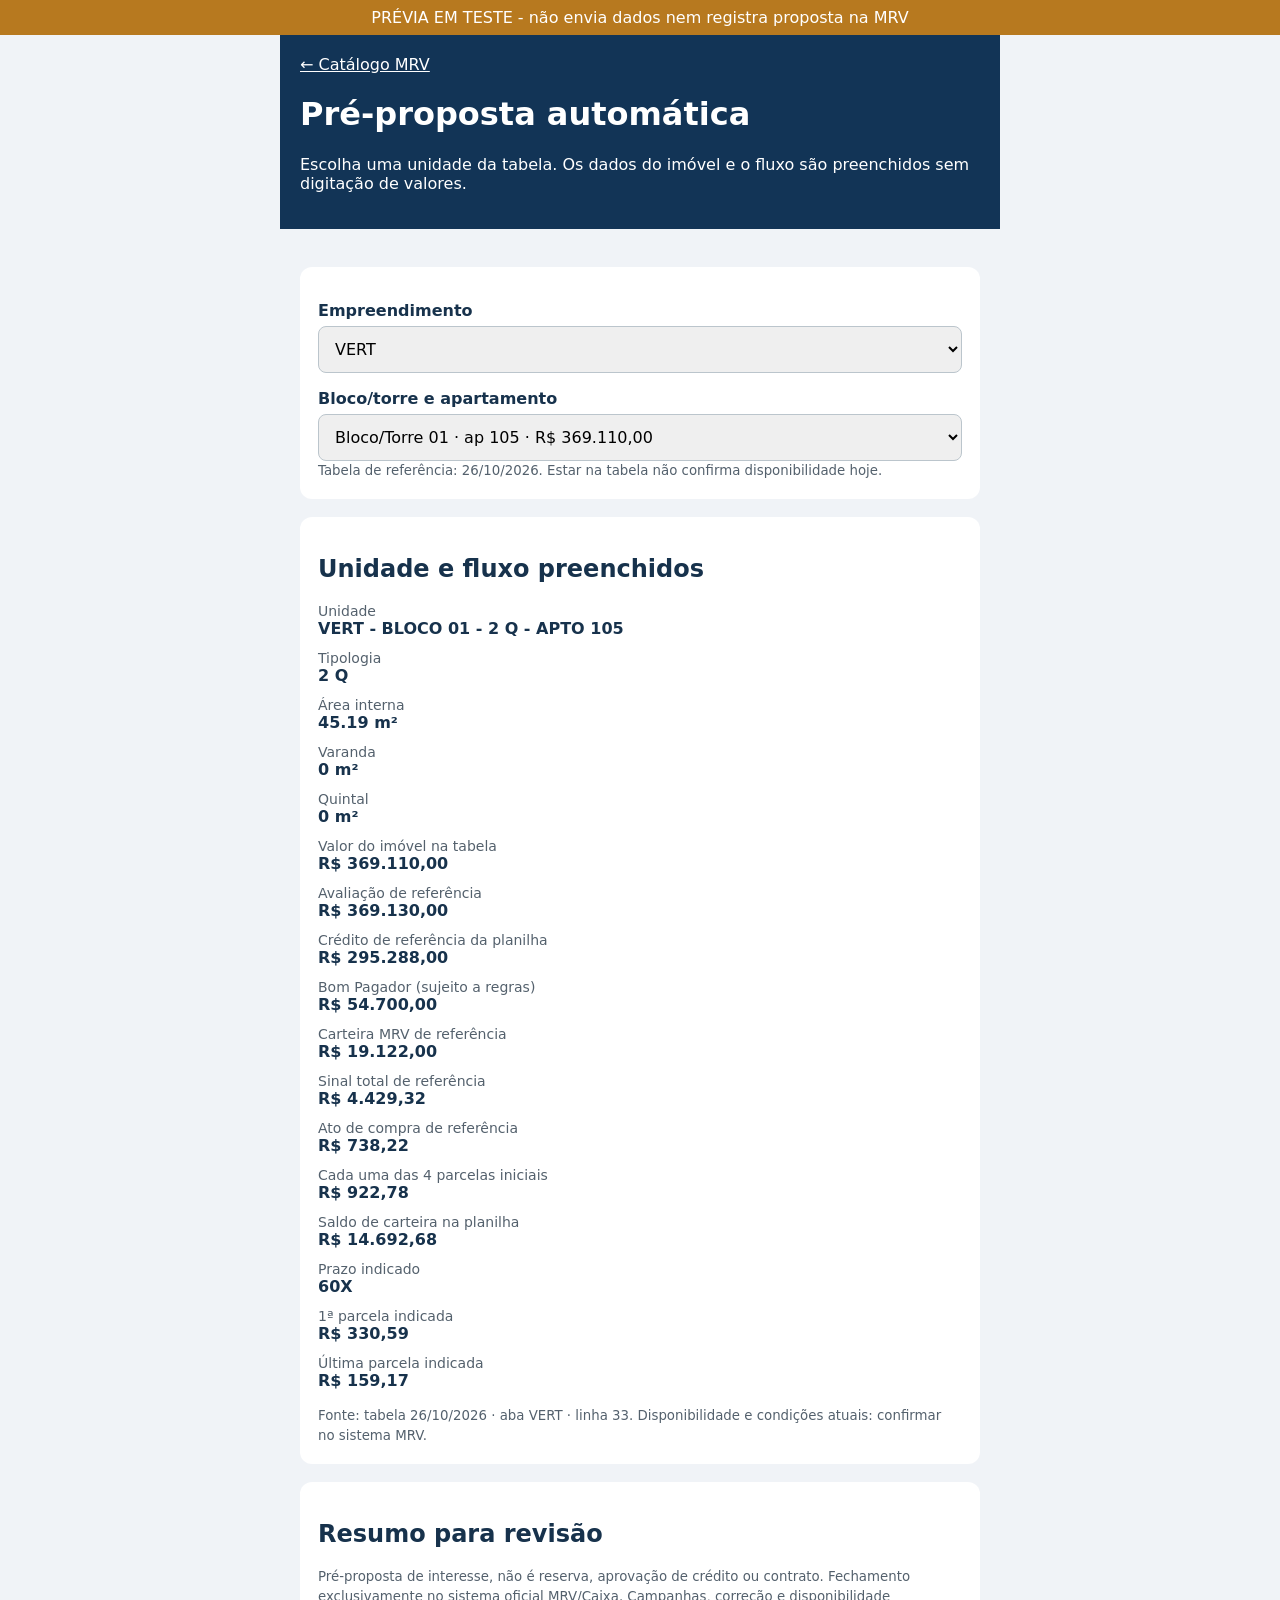
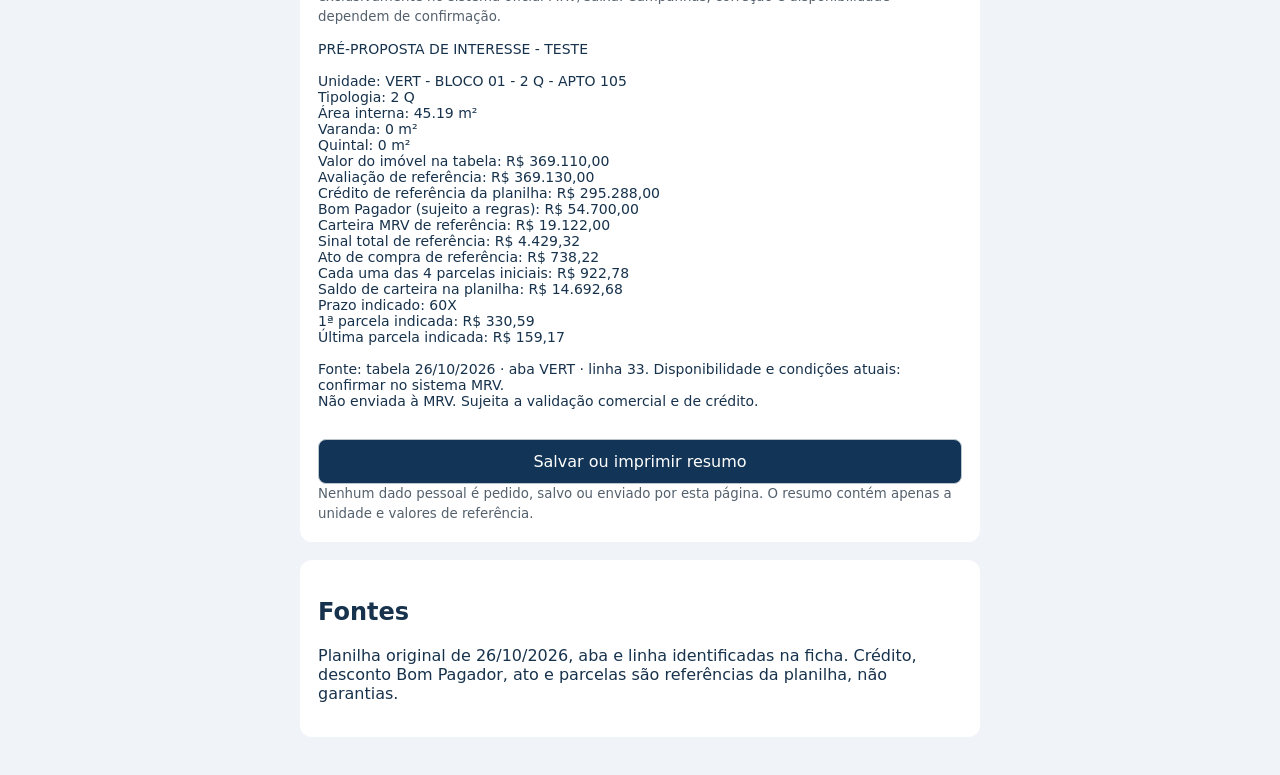
<file: proposta.html>
<!doctype html><html lang="pt-BR"><meta charset="utf-8"><meta name="viewport" content="width=device-width, initial-scale=1"><title>Pré-proposta MRV - teste</title><style>*{box-sizing:border-box}body{font:16px system-ui;background:#f0f3f7;color:#17324c;margin:0}header,main{max-width:720px;margin:auto;padding:20px}header{background:#123456;color:white}.teste{background:#b7791f;color:white;padding:8px;text-align:center}label{display:block;margin:16px 0 6px;font-weight:650}select,input,button{width:100%;font:inherit;padding:12px;border-radius:8px;border:1px solid #bbc5cc}button{background:#123456;color:white;margin-top:16px;cursor:pointer}.box{background:white;padding:18px;border-radius:12px;margin:18px 0}small{display:block;line-height:1.5;color:#54616d}dt{font-size:14px;color:#54616d}dd{margin:0 0 12px;font-weight:650}a{color:inherit}pre{white-space:pre-wrap;font:14px system-ui}@media print{.teste,header,.controls,button,.actions{display:none}body{background:white}.box{break-inside:avoid}}</style><div class="teste">PRÉVIA EM TESTE - não envia dados nem registra proposta na MRV</div><header><a href="./">← Catálogo MRV</a><h1>Pré-proposta automática</h1><p>Escolha uma unidade da tabela. Os dados do imóvel e o fluxo são preenchidos sem digitação de valores.</p></header><main><div class="box controls"><label for="produto">Empreendimento</label><select id="produto"></select><label for="unidade">Bloco/torre e apartamento</label><select id="unidade"></select><small>Tabela de referência: 26/10/2026. Estar na tabela não confirma disponibilidade hoje.</small></div><div class="box" id="ficha"></div><div class="box"><h2>Resumo para revisão</h2><small>Pré-proposta de interesse, não é reserva, aprovação de crédito ou contrato. Fechamento exclusivamente no sistema oficial MRV/Caixa. Campanhas, correção e disponibilidade dependem de confirmação.</small><pre id="resumo"></pre><button onclick="window.print()">Salvar ou imprimir resumo</button><small>Nenhum dado pessoal é pedido, salvo ou enviado por esta página. O resumo contém apenas a unidade e valores de referência.</small></div><div class="box"><h2>Fontes</h2><p>Planilha original de 26/10/2026, aba e linha identificadas na ficha. Crédito, desconto Bom Pagador, ato e parcelas são referências da planilha, não garantias.</p></div></main><script>
let dados={},selecionada;const p=document.querySelector('#produto'),u=document.querySelector('#unidade');
const brl=v=>typeof v==='number'?v.toLocaleString('pt-BR',{style:'currency',currency:'BRL'}):'a confirmar';
const txt=v=>v==null?'a confirmar':String(v);
fetch('unidades.json?v=3').then(r=>{if(!r.ok)throw Error();return r.json()}).then(d=>{dados=d;for(const k of Object.keys(d)){const op=new Option(k,k);p.add(op)}const q=new URLSearchParams(location.search).get('produto');if(q&&d[q])p.value=q;lista();const qs=new URLSearchParams(location.search),idx=d[p.value].findIndex(r=>r.bloco===qs.get('bloco')&&r.apto===qs.get('apto'));if(idx>=0){u.value=idx;ficha()}}).catch(()=>document.querySelector('#ficha').textContent='Tabela indisponível. Não é possível gerar proposta sem a fonte.');
function lista(){u.replaceChildren();dados[p.value].forEach((r,i)=>u.add(new Option(`Bloco/Torre ${r.bloco} · ap ${r.apto} · ${brl(r.valor)}`,i)));ficha()}
function ficha(){const r=dados[p.value][+u.value];selecionada=r;if(!r)return;const itens=[['Unidade',r.unidade],['Tipologia',txt(r.tipo)],['Área interna',txt(r.area)+' m²'],['Varanda',txt(r.varanda)+' m²'],['Quintal',txt(r.quintal)+' m²'],['Valor do imóvel na tabela',brl(r.valor)],['Avaliação de referência',brl(r.avaliacao)],['Crédito de referência da planilha',brl(r.creditoReferencia)],['Bom Pagador (sujeito a regras)',brl(r.bomPagador)],['Carteira MRV de referência',brl(r.carteira)],['Sinal total de referência',brl(r.sinal)],['Ato de compra de referência',brl(r.ato)],['Cada uma das 4 parcelas iniciais',brl(r.quatroParcelas)],['Saldo de carteira na planilha',brl(r.saldo)],['Prazo indicado',txt(r.prazo)],['1ª parcela indicada',brl(r.primeira)],['Última parcela indicada',brl(r.ultima)]];document.querySelector('#ficha').replaceChildren();const h=document.createElement('h2');h.textContent='Unidade e fluxo preenchidos';document.querySelector('#ficha').append(h);const dl=document.createElement('dl');for(const [a,b] of itens){const dt=document.createElement('dt'),dd=document.createElement('dd');dt.textContent=a;dd.textContent=b;dl.append(dt,dd)}document.querySelector('#ficha').append(dl);const sm=document.createElement('small');sm.textContent=`Fonte: tabela 26/10/2026 · aba ${p.value} · linha ${r.linha}. Disponibilidade e condições atuais: confirmar no sistema MRV.`;document.querySelector('#ficha').append(sm);document.querySelector('#resumo').textContent='PRÉ-PROPOSTA DE INTERESSE - TESTE\n\n'+itens.map(([a,b])=>a+': '+b).join('\n')+'\n\n'+sm.textContent+'\nNão enviada à MRV. Sujeita a validação comercial e de crédito.'}
p.addEventListener('change',lista);u.addEventListener('change',ficha);
</script></html>
</file>
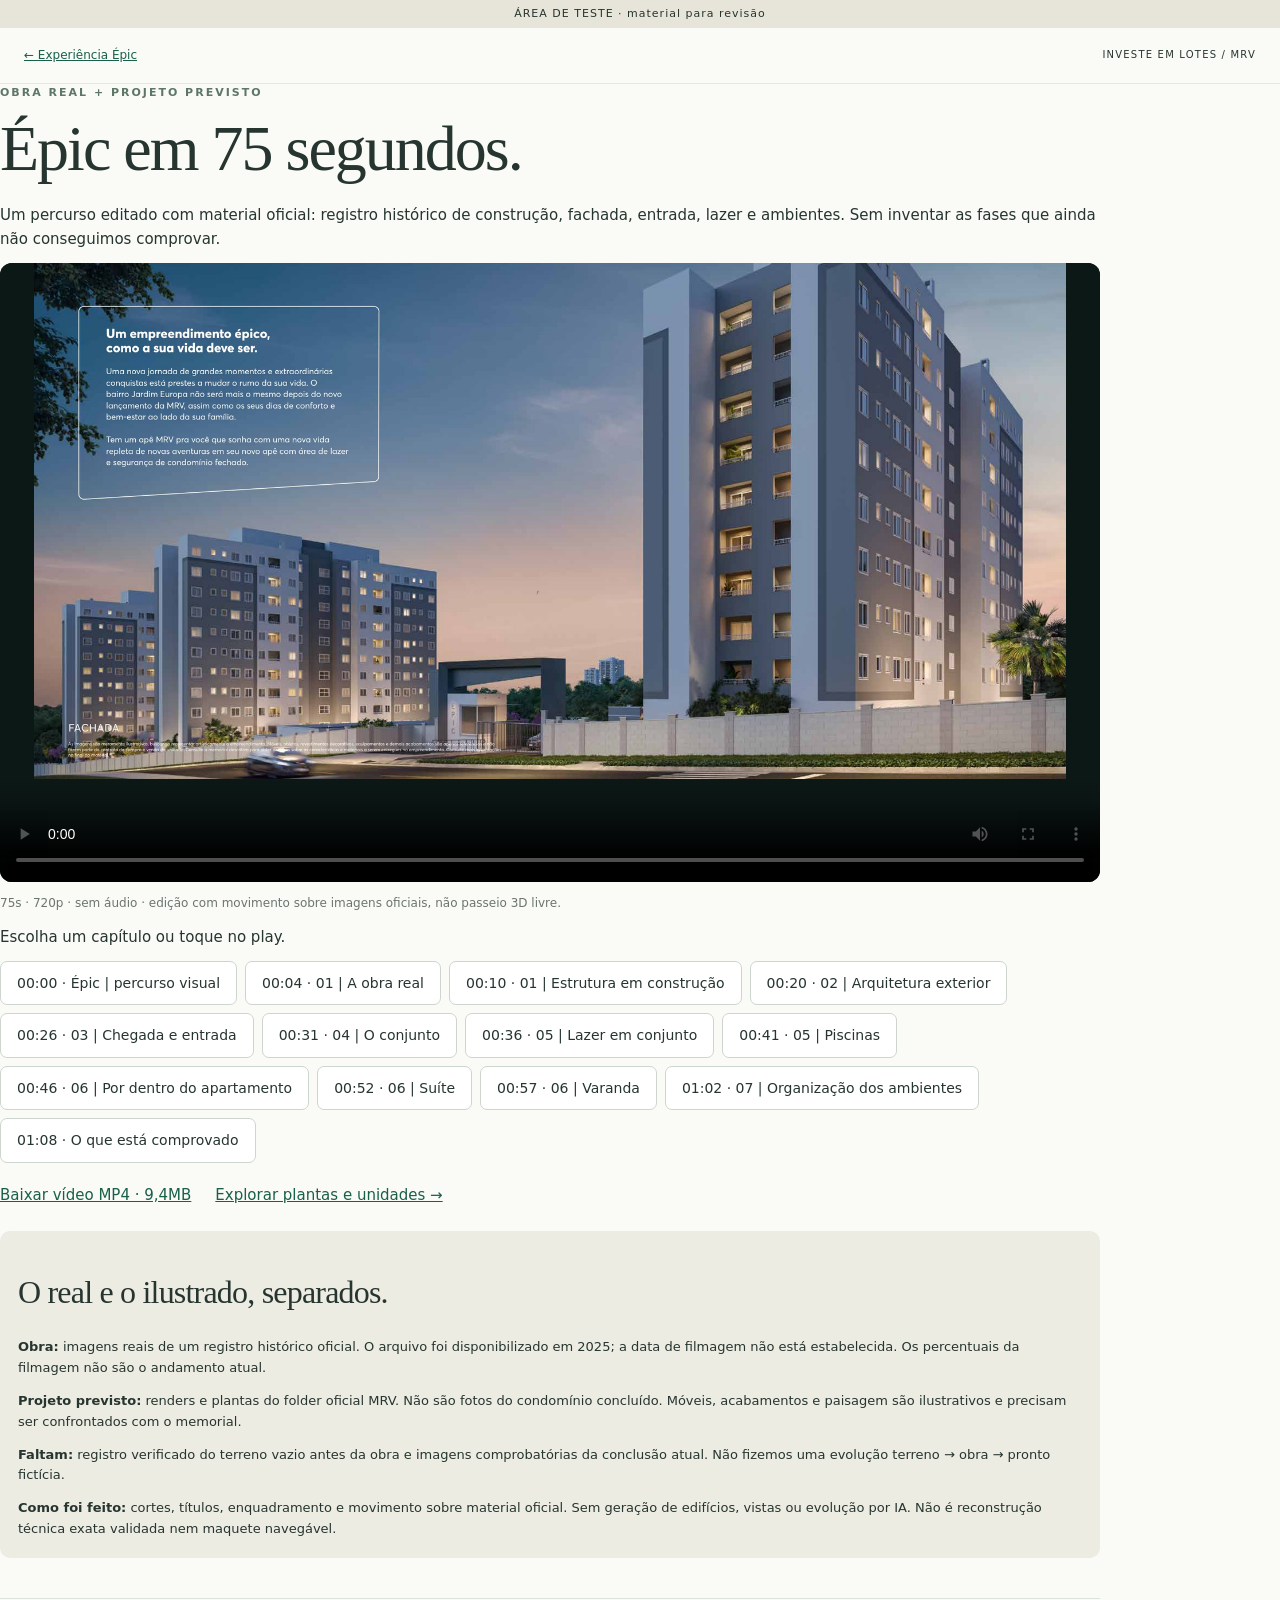
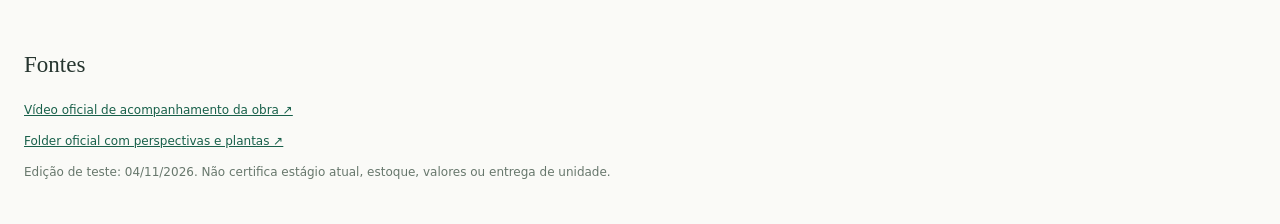
<file: epic/video.html>
<!doctype html><html lang="pt-BR"><head><meta charset="utf-8"><meta name="viewport" content="width=device-width,initial-scale=1"><meta name="robots" content="noindex"><title>Épic | percurso audiovisual em teste</title><meta name="description" content="75 segundos: obra histórica real e perspectivas oficiais do Épic, separadas e identificadas."><link rel="stylesheet" href="style.css"><style>main{max-width:1100px}video{width:100%;background:#122824;border-radius:12px;display:block}h1{font-size:clamp(38px,7vw,64px)}.chapters{display:flex;flex-wrap:wrap;gap:8px}.chapters button{min-height:44px;text-align:left;font-size:14px}a{color:#18604a}.actions{display:flex;gap:24px;flex-wrap:wrap;margin:20px 0}.notice{margin:24px 0}video:focus{outline:3px solid #579c78}#now{min-height:24px}p,li{line-height:1.6}</style></head><body><div class="test">ÁREA DE TESTE · material para revisão</div><header><a href="index.html">← Experiência Épic</a><span>INVESTE EM LOTES / MRV</span></header><main><p class="eyebrow">OBRA REAL + PROJETO PREVISTO</p><h1>Épic em 75 segundos.</h1><p>Um percurso editado com material oficial: registro histórico de construção, fachada, entrada, lazer e ambientes. Sem inventar as fases que ainda não conseguimos comprovar.</p><video id="film" controls playsinline preload="metadata" poster="video-capa.png" src="percurso.mp4"></video><p class="caption">75s · 720p · sem áudio · edição com movimento sobre imagens oficiais, não passeio 3D livre.</p><p id="now" aria-live="polite">Escolha um capítulo ou toque no play.</p><div class="chapters"><button data-time="0">00:00 · Épic | percurso visual</button><button data-time="4">00:04 · 01 | A obra real</button><button data-time="10">00:10 · 01 | Estrutura em construção</button><button data-time="20">00:20 · 02 | Arquitetura exterior</button><button data-time="26">00:26 · 03 | Chegada e entrada</button><button data-time="31">00:31 · 04 | O conjunto</button><button data-time="36">00:36 · 05 | Lazer em conjunto</button><button data-time="41">00:41 · 05 | Piscinas</button><button data-time="46">00:46 · 06 | Por dentro do apartamento</button><button data-time="52">00:52 · 06 | Suíte</button><button data-time="57">00:57 · 06 | Varanda</button><button data-time="62">01:02 · 07 | Organização dos ambientes</button><button data-time="68">01:08 · O que está comprovado</button></div><div class="actions"><a href="percurso.mp4" download="epic-percurso-oficial-teste.mp4">Baixar vídeo MP4 · 9,4MB</a><a href="index.html">Explorar plantas e unidades →</a></div><div class="notice"><h2>O real e o ilustrado, separados.</h2><p><b>Obra:</b> imagens reais de um registro histórico oficial. O arquivo foi disponibilizado em 2025; a data de filmagem não está estabelecida. Os percentuais da filmagem não são o andamento atual.</p><p><b>Projeto previsto:</b> renders e plantas do folder oficial MRV. Não são fotos do condomínio concluído. Móveis, acabamentos e paisagem são ilustrativos e precisam ser confrontados com o memorial.</p><p><b>Faltam:</b> registro verificado do terreno vazio antes da obra e imagens comprobatórias da conclusão atual. Não fizemos uma evolução terreno → obra → pronto fictícia.</p><p><b>Como foi feito:</b> cortes, títulos, enquadramento e movimento sobre material oficial. Sem geração de edifícios, vistas ou evolução por IA. Não é reconstrução técnica exata validada nem maquete navegável.</p></div><footer><h3>Fontes</h3><p><a href="https://drive.google.com/file/d/1ly-CIy0Tp_rq-az2KeEAQXwh1I6ZKW9c/view?usp=drivesdk&authuser=papocerio%40gmail.com" target="_blank" rel="noopener">Vídeo oficial de acompanhamento da obra ↗</a></p><p><a href="https://drive.google.com/file/d/1s0CUvzJely-74tFJIoNEX2CkR0CPgsRL/view?usp=drivesdk&authuser=papocerio%40gmail.com" target="_blank" rel="noopener">Folder oficial com perspectivas e plantas ↗</a></p><p>Edição de teste: 04/11/2026. Não certifica estágio atual, estoque, valores ou entrega de unidade.</p></footer></main><script>const v=document.querySelector('video');document.querySelectorAll('[data-time]').forEach(b=>b.onclick=()=>{v.currentTime=+b.dataset.time;v.play().catch(()=>{});document.querySelector('#now').textContent=b.textContent;});</script></body></html>
</file>
<file: epic/style.css>
*{box-sizing:border-box}body{margin:0;color:#26352f;background:#fafaf7;font:15px/1.6 system-ui,-apple-system,sans-serif}button,select{font:inherit}button{min-height:44px;border:1px solid #cdd6ce;border-radius:7px;padding:10px 16px;background:#fff;color:inherit;cursor:pointer}button:hover{border-color:#275e48}button.selected{background:#204d3a;color:white;border-color:#204d3a}button:focus-visible,a:focus-visible{outline:3px solid #c99d48;outline-offset:3px}a{color:inherit}header{display:flex;justify-content:space-between;align-items:center;gap:12px;padding:18px 24px;border-bottom:1px solid #e5e8e2;font-size:12px}header span{letter-spacing:1.2px;font-size:10px}.test{text-align:center;background:#e7e5d9;padding:5px 10px;font-size:11px;letter-spacing:1px}.intro{max-width:1100px;margin:auto;padding:40px 24px 24px}.eyebrow{font-size:11px;letter-spacing:2px;font-weight:650;color:#5d7667;margin:0 0 12px}h1,h2,h3{font-family:Georgia,serif;font-weight:400;line-height:1.12}h1{font-size:54px;letter-spacing:-2px;margin:0 0 18px}h2{font-size:32px;letter-spacing:-.8px}h3{font-size:25px}p{margin:12px 0}.intro>p:last-child{max-width:460px;color:#607064}nav{display:flex;gap:5px;flex-wrap:wrap;padding:12px 20px;background:#fafaf7;position:sticky;top:0;z-index:5;border-block:1px solid #e5e8e2}nav button{font-size:13px;padding:10px 12px;flex:1;white-space:nowrap}.tab{max-width:1100px;margin:auto;padding:22px 20px}.tab[hidden]{display:none}.media{position:relative;border-radius:15px;overflow:hidden;background:#dce4e2}#world{height:52vh;min-height:350px;max-height:650px;touch-action:none}canvas{display:block;width:100%;height:100%}.overlay{position:absolute;left:18px;bottom:14px;pointer-events:none;background:#ffffffec;padding:12px 16px;border-radius:9px;max-width:85%}.overlay span{font-size:9px;letter-spacing:1.6px}.overlay h2{font-size:23px;margin:4px 0}#load{position:absolute;padding:30px}.tools{display:flex;flex-wrap:wrap;gap:7px;margin:14px 0}.tools button{font-size:12px;padding:9px 11px;flex-grow:1}.caption{font-size:12px;line-height:1.6;color:#6c756f}.towercards{display:grid;grid-template-columns:repeat(3,1fr);gap:8px;margin:24px 0}.towercards button{text-align:left;padding:13px 10px}.towercards b{display:block;font-size:19px;font-family:Georgia;font-weight:400}.towercards small{display:block;font-size:10px;color:#68766e;margin-top:5px}.info{padding:22px;background:white;border:1px solid #e5e8e2;border-radius:12px}.info h2{margin:0 0 22px}.facts{display:grid;gap:20px;grid-template-columns:repeat(3,1fr)}.facts b{display:block;font-size:19px;font-weight:600}.facts span{display:block;font-size:11px;color:#67776c}.sectionhead{padding:14px 0 22px}.sectionhead h2{font-size:39px;margin:4px 0 18px}.sectionhead p{max-width:620px}.gallery{display:grid;grid-template-columns:repeat(2,minmax(0,1fr));gap:20px}.gallery figure{margin:0;background:white;border-radius:12px;overflow:hidden;border:1px solid #e5e8e2}.gallery figure:first-child{grid-column:1/-1}.gallery img{width:100%;display:block;height:auto;cursor:zoom-in}.gallery figcaption{padding:14px}.gallery figcaption b{display:block;font-weight:600}.gallery figcaption small{font-size:11px;color:#6c756f}.planwrap{position:relative;padding:15px;background:white;border-radius:12px;border:1px solid #e5e8e2}.planwrap img{width:100%;max-height:520px;object-fit:contain;display:block}.expand{display:block;margin:12px auto 0;font-size:12px}.interiorhead{margin-top:36px}#inside{height:52vh;min-height:370px;background:#dce4e2;border-radius:12px;overflow:hidden;position:relative;touch-action:none}#insidehint{position:absolute;bottom:12px;left:12px;right:12px;background:#ffffffe8;padding:8px 12px;font-size:11px;border-radius:6px;pointer-events:none}.notice{background:#edece3;border-radius:10px;padding:18px;margin:20px 0;font-size:13px}.notice p{margin-bottom:0}.selectors{display:grid;grid-template-columns:1fr 2fr;gap:12px;margin:24px 0}label{font-size:12px;font-weight:600}select{display:block;width:100%;min-height:48px;border:1px solid #cdd6ce;background:white;border-radius:7px;padding:8px;margin-top:7px;max-width:100%}.unitcard{background:#204d3a;color:white;padding:24px;border-radius:13px}.unitcard h2{margin:0 0 15px}.price{font-size:32px;font-family:Georgia;line-height:1.2}.unitfacts{display:grid;grid-template-columns:1fr 1fr;gap:15px;margin-top:24px}.unitfacts small{display:block;opacity:.7;font-size:11px}.unitcard .caption{color:#d7e4dc}.flowrow{display:grid;grid-template-columns:1fr auto;gap:14px;padding:14px 0;border-bottom:1px solid #e2e6df;font-size:13px}.flowrow b{font-weight:600}.flowrow small{display:block;color:#6c756f;font-size:11px}.flowrow .val{white-space:nowrap}footer{max-width:1100px;margin:40px auto 0;padding:30px 24px;border-top:1px solid #dce3dc;font-size:12px;color:#67776c}footer h3{color:#26352f;font-size:23px}pre{font:13px/1.8 system-ui;white-space:pre-wrap;padding:20px;background:white;border:1px solid #dce3dc;border-radius:10px}dialog{width:min(100%,1200px);max-height:95vh;border:0;border-radius:12px;padding:18px;background:#fff;color:#26352f}dialog::backdrop{background:#15281ce8}dialog img{display:block;max-width:100%;max-height:75vh;margin:auto;object-fit:contain}dialog button{display:block;margin:0 0 12px auto}dialog p{font-size:12px}@media(max-width:600px){h1{font-size:48px}.gallery{grid-template-columns:1fr}.gallery figure:first-child{grid-column:auto}.facts{grid-template-columns:1fr}.facts div{display:flex;align-items:baseline;justify-content:space-between;gap:15px}.selectors{grid-template-columns:1fr}.tab{padding:16px}.intro{padding:32px 20px 20px}nav{padding:9px 12px}nav button{font-size:11px;padding:9px 7px}.sectionhead h2{font-size:34px}.flowrow{grid-template-columns:1fr}.flowrow .val{font-size:18px}.towercards{gap:5px}.towercards small{font-size:9px}.overlay h2{font-size:21px}header{padding:14px 18px}}

/* Mobile viewport correction: keep room navigation closer to the model. */
#walkcontrols[hidden]{display:none}body{padding-bottom:env(safe-area-inset-bottom,0px)}@media(max-width:600px){#inside{height:40vh;height:40svh;min-height:260px;max-height:360px}.interiorhead h3{margin-bottom:16px}#roomcontrols{display:grid;grid-template-columns:repeat(4,minmax(0,1fr));gap:7px}#roomcontrols button{padding:9px 3px;font-size:12px;min-width:0}#walkcontrols{padding-bottom:24px;scroll-margin-bottom:90px}}

/* Model-first mobile layout, Nov04 */
@media(max-width:600px){header{padding:7px 12px}.intro{padding:12px 14px}.intro h1{font-size:32px;letter-spacing:-1px;margin-bottom:8px}.intro p{font-size:12px;margin:5px 0}.intro .eyebrow{font-size:9px}nav{position:static;padding:6px 10px}.tab{padding:10px}.test{font-size:10px;padding:3px}.tab .sectionhead{padding:6px 0 10px}.tab .sectionhead h2{font-size:25px;margin:3px 0 8px}.tab .sectionhead p{font-size:12px}#world,#inside{height:58vh;height:58svh;min-height:380px;max-height:600px}.overlay{padding:6px 9px;bottom:8px;left:9px}.overlay h2{font-size:16px}.tools{gap:5px;margin:7px 0}.tools button{padding:7px 5px;font-size:11px;min-height:44px}#roomcontrols{grid-template-columns:repeat(4,minmax(0,1fr));gap:4px}#walkcontrols{padding-bottom:90px}.interiorhead{margin-top:16px}body{padding-bottom:calc(100px + env(safe-area-inset-bottom,0px))}}

@media(max-width:600px){.intro{padding:8px 14px}.intro h1{font-size:26px;line-height:1.1}.intro>p:last-child{font-size:11px}.intro .eyebrow{margin-bottom:4px}.notice{padding:8px 10px;margin:8px 0;font-size:11px}.notice p{margin:3px 0}#world{height:56svh;min-height:360px}.tools{scroll-margin-bottom:110px}}
</file>
